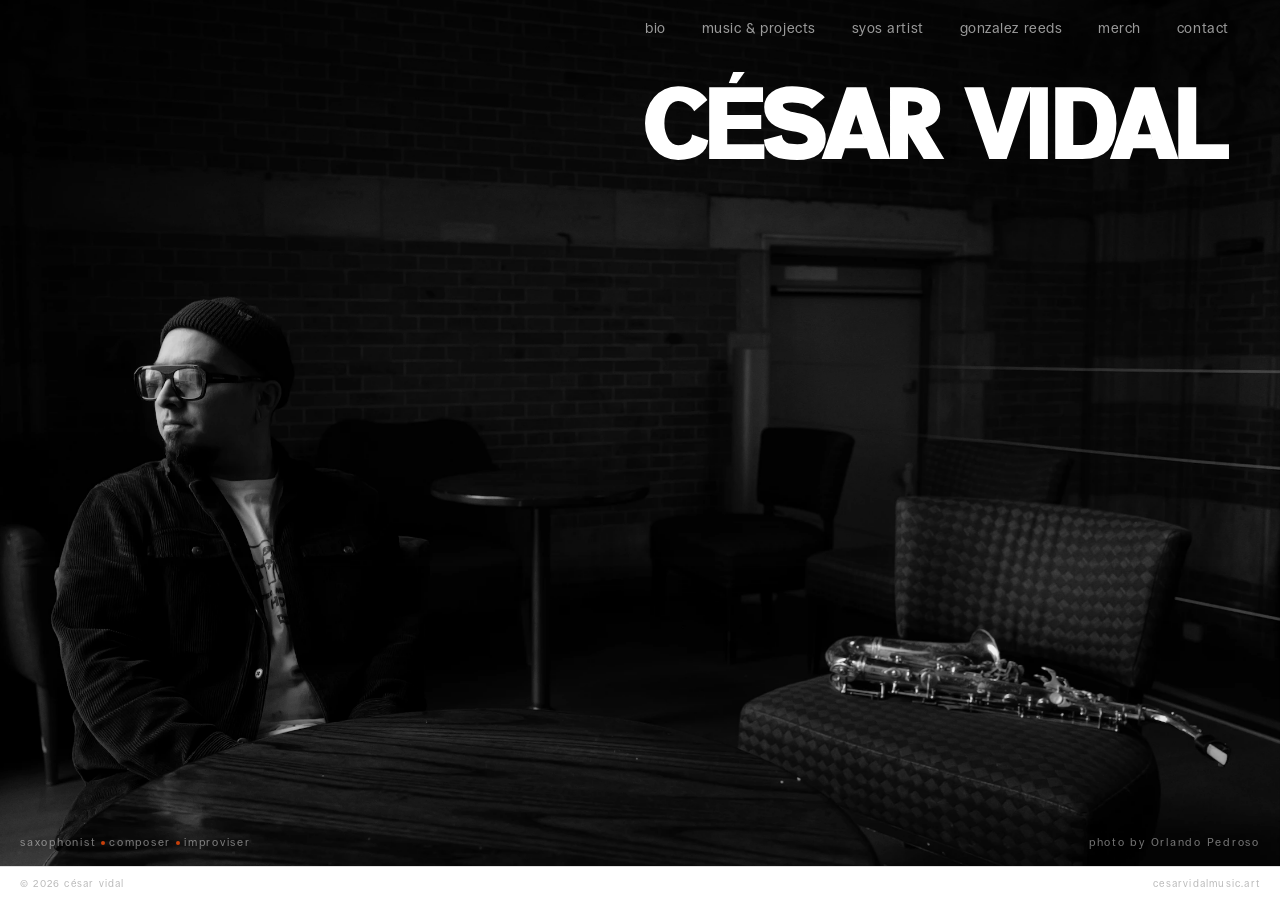
<file: index.html>
<!DOCTYPE html>
<html lang="en">
<head>
  <meta charset="UTF-8" />

  <!-- Read navigation intent before waiting for external styles or scripts. -->
  <script>
    (function () {
      try {
        const key = "cv-page-transition";
        const raw = sessionStorage.getItem(key);
        sessionStorage.removeItem(key);
        const state = raw ? JSON.parse(raw) : null;
        const age = state ? Date.now() - Number(state.time) : Infinity;
        if (state && state.target === location.pathname && age >= 0 && age < 60000) {
          document.documentElement.classList.add("cv-transition-incoming");
          document.documentElement.classList.add("cv-transition-to-home-photo");
        }
      } catch (error) {
        // Navigation remains available when storage is blocked.
      }
    })();
  </script>
  <link rel="stylesheet" href="css/page-transition.css?v=21" />
  <script defer src="gallery-transition.js?v=1"></script>
  <script defer src="page-transition.js?v=21" onerror="document.documentElement.classList.remove('cv-transition-incoming', 'cv-transition-to-home-photo')"></script>

  <meta name="viewport" content="width=device-width, initial-scale=1.0" />
  <meta name="description" content="César Vidal — Saxophonist, Composer and Improviser based in Amsterdam." />
  <title>César Vidal</title>

  <link rel="preload" href="fonts/Ronzino-BoldOblique.woff2" as="font" type="font/woff2" crossorigin />
  <link rel="preload" href="fonts/Ronzino-Regular.woff2" as="font" type="font/woff2" crossorigin />

  <link rel="preload" as="image" href="img/hero-home.webp" type="image/webp" fetchpriority="high">

  <link rel="icon" href="favicon.ico?v=7" sizes="any">
  <link rel="icon" href="favicon.svg?v=7" type="image/svg+xml">
  <link rel="apple-touch-icon" href="apple-touch-icon.png?v=7">
  <script defer src="favicon.js?v=7"></script>

  <link rel="stylesheet" href="css/style.css?v=17" />
  <link rel="preload" href="img/title-berlin-index-v1.svg" as="image" type="image/svg+xml" />
  <link rel="stylesheet" href="css/title-berlin.css?v=3" />
  <script defer src="home-title.js?v=1"></script>

  <style>
    html, body {
      height: 100%;
      overflow: hidden;
    }

    .cv-home-wrap {
      display: flex;
      flex-direction: column;
      height: 100vh;
      overflow: hidden;
    }

    .cv-hero {
      position: relative;
      flex: 1;
      overflow: hidden;
      background: #0d0d0d;
      min-height: 0;
    }

    .cv-hero-img-wrap {
      position: absolute;
      inset: 0;
      overflow: hidden;
      z-index: 0;
    }

    .cv-hero-img {
      position: absolute;

      /* Use the photo's full right edge while keeping the balanced crop. */
      top: -32px;
      right: auto;
      bottom: auto;
      left: -14%;

      width: 114%;
      height: calc(100% + 64px);
      max-width: none;

      object-fit: cover;
      object-position: 50% 74%;

      display: block;
      animation: heroBlur 50s ease-in-out infinite;
      will-change: filter;
    }

    @keyframes heroBlur {
      0%   { filter: blur(0px) brightness(1); }
      50%  { filter: blur(9px) brightness(0.88); }
      100% { filter: blur(0px) brightness(1); }
    }

    .cv-hero-overlay {
      position: absolute;
      inset: 0;
      background: linear-gradient(
        to bottom,
        rgba(0,0,0,0.55) 0%,
        rgba(0,0,0,0.08) 40%,
        rgba(0,0,0,0.0) 65%,
        rgba(0,0,0,0.18) 100%
      );
      z-index: 1;
    }

    .cv-hero-content {
      position: absolute;
      inset: 0;
      z-index: 10;
      display: flex;
      flex-direction: column;
      justify-content: flex-start;
      padding-top: clamp(0.35rem, 1vw, 0.75rem);
      padding-right: clamp(2rem, 4vw, 3.5rem);
      padding-bottom: clamp(0.8rem, 2.15vw, 1.35rem);
      padding-left: clamp(2rem, 4vw, 3.5rem);
    }

    .cv-hero-name {
      font-family: 'Ronzino', serif;
      font-weight: 700;
      font-style: oblique;
      font-size: clamp(36px, 7.5vw, 86px);
      line-height: 1;
      color: #fff;
      text-transform: lowercase;
      letter-spacing: -0.06em;
      text-align: right;
      margin-top: clamp(1.2rem, 2.5vw, 2rem);
      flex-shrink: 0;
    }

    .cv-hero-spacer {
      flex: 1;
    }

    .cv-hero-tagline-left {
      position: absolute;
      bottom: clamp(0.5rem, 1.5vw, 1rem);
      left: clamp(0.5rem, 2vw, 1.25rem);
      font-family: 'Ronzino', sans-serif;
      font-size: clamp(9px, 0.9vw, 11px);
      letter-spacing: 0.16em;
      color: rgba(255,255,255,0.45);
      z-index: 11;
    }

    .cv-hero-tagline-right {
      position: absolute;
      bottom: clamp(0.5rem, 1.5vw, 1rem);
      right: clamp(0.75rem, 2vw, 1.25rem);
      font-family: 'Ronzino', sans-serif;
      font-size: clamp(9px, 0.9vw, 11px);
      letter-spacing: 0.16em;
      color: rgba(255,255,255,0.45);
      text-transform: none;
      z-index: 11;
    }

    .cv-dot {
      display: inline-block;
      width: 4px;
      height: 4px;
      border-radius: 50%;
      background: #C8400A;
      margin: 0 0.4em;
      vertical-align: middle;
    }

    .cv-home-footer {
      flex-shrink: 0;
      padding: 0.65rem clamp(0.5rem, 2vw, 1.25rem);
      display: flex;
      justify-content: space-between;
      align-items: center;
      border-top: 0.5px solid #E0E0E0;
      background: #fff;
    }

    .cv-home-footer span {
      font-family: 'Ronzino', sans-serif;
      font-size: 10px;
      letter-spacing: 0.12em;
      text-transform: lowercase;
      color: #bbb;
    }

    .cv-nav-soon {
      position: relative;
    }

    .cv-nav-soon > a {
      cursor: default;
    }

    .cv-nav-soon-bubble {
      position: absolute;
      top: calc(100% + 0.55rem);
      left: 50%;
      transform: translateX(-50%) translateY(-0.15rem);
      opacity: 0;
      pointer-events: none;

      padding: 0.34rem 0.52rem 0.38rem;
      border-radius: 999px;

      font-family: 'Ronzino', sans-serif;
      font-size: 10px;
      line-height: 1;
      letter-spacing: 0.08em;
      text-transform: lowercase;
      white-space: nowrap;

      color: #ffffff;
      background: var(--accent);

      transition:
        opacity 0.25s ease,
        transform 0.25s ease;
    }

    .cv-nav-soon:hover .cv-nav-soon-bubble {
      opacity: 1;
      transform: translateX(-50%) translateY(0);
    }
  </style>
</head>

<body>
  <div class="cv-transition-entering" aria-hidden="true"></div>
  <div class="cv-home-wrap" data-page-transition-content>

    <section class="cv-hero">
      <div class="cv-hero-img-wrap">
        <img
          class="cv-hero-img"
          src="img/hero-home.webp"
          alt="César Vidal — photo by Orlando Pedroso"
          decoding="async"
          fetchpriority="high"
        />
      </div>

      <div class="cv-hero-overlay"></div>

      <nav class="cv-nav cv-nav--dark cv-home-main-nav">
        <ul>
          <li><a href="bio.html">bio</a></li>
          <li><a href="music-projects.html">music &amp; projects</a></li>
          <li><a href="https://syos.co/en/blogs/our-artists/cesar-vidal" target="_blank" rel="noopener">syos artist</a></li>
          <li><a href="gonzalez-reeds.html">gonzalez reeds</a></li>
          <li class="cv-nav-soon">
            <a href="#" aria-disabled="true">merch</a>
            <span class="cv-nav-soon-bubble">coming soon</span>
          </li>
          <li><a href="contact.html">contact</a></li>
        </ul>
      </nav>

      <div class="cv-hero-content">
        <div class="cv-hero-name cv-title-berlin cv-title-berlin--white cv-title-berlin--home"><img class="cv-title-berlin-art" src="img/title-berlin-index-v1.svg" alt="CÉSAR VIDAL" width="6507" height="977" style="--cv-berlin-width:6.35449219" fetchpriority="high"></div>
        <div class="cv-hero-spacer"></div>
      </div>

      <span class="cv-hero-tagline-left">
        saxophonist<span class="cv-dot"></span>composer<span class="cv-dot"></span>improviser
      </span>

      <span class="cv-hero-tagline-right">photo by Orlando Pedroso</span>
    </section>

    <footer class="cv-home-footer">
      <span>© 2026 César Vidal</span>
      <span>cesarvidalmusic.art</span>
    </footer>

  </div>

  <script>
    document.querySelectorAll(".cv-nav-soon > a").forEach(link => {
      link.addEventListener("click", event => {
        event.preventDefault();
      });
    });
  </script>
</body>
</html>
</file>
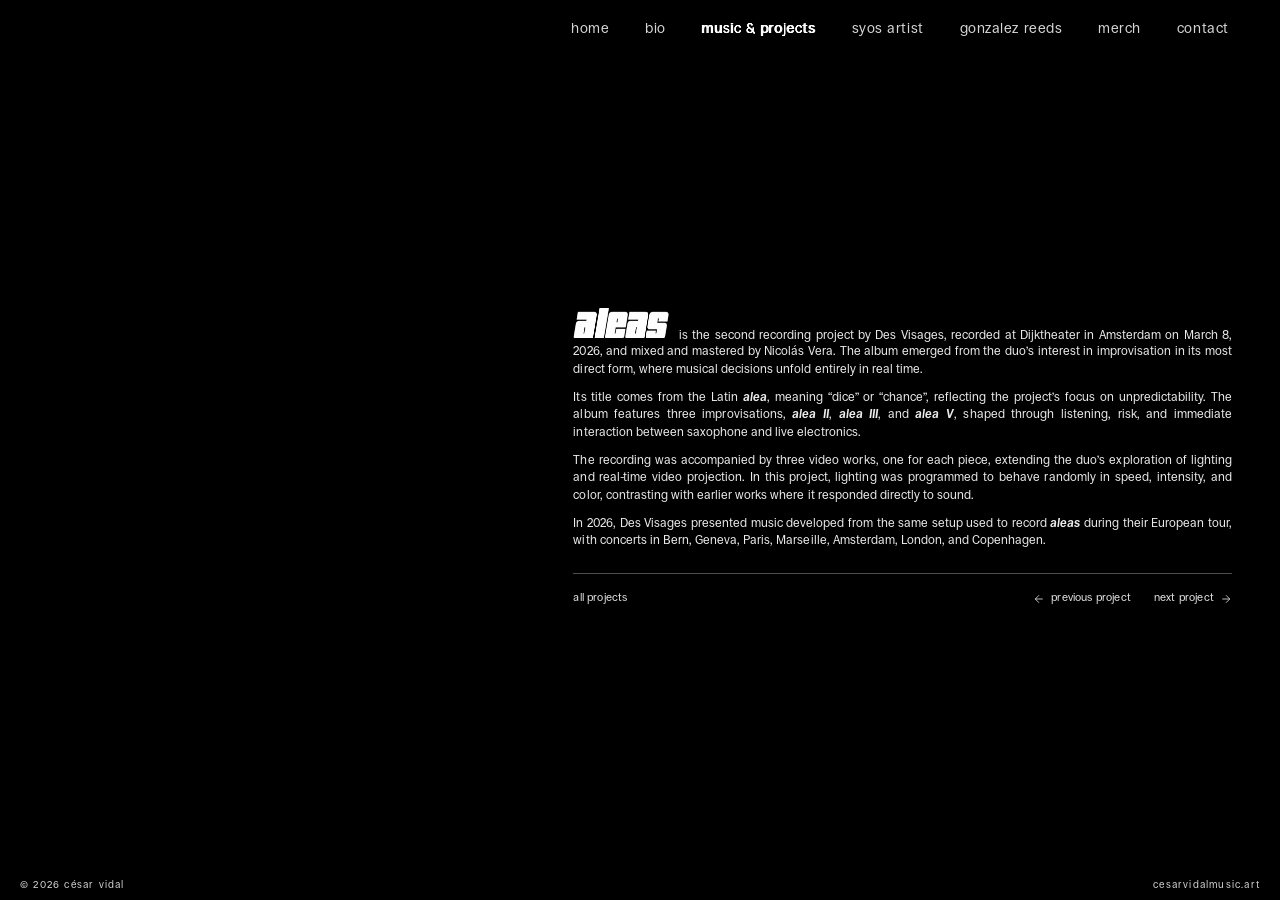
<file: aleas.html>
<!DOCTYPE html>
<html lang="en">
<head>
  <meta charset="UTF-8" />

  <!-- Read navigation intent before waiting for external styles or scripts. -->
  <script>
    (function () {
      try {
        const key = "cv-page-transition";
        const raw = sessionStorage.getItem(key);
        sessionStorage.removeItem(key);
        const state = raw ? JSON.parse(raw) : null;
        const age = state ? Date.now() - Number(state.time) : Infinity;
        if (state && state.target === location.pathname && age >= 0 && age < 60000) {
          document.documentElement.classList.add("cv-transition-incoming");
          document.documentElement.classList.add("cv-transition-to-aleas-photo");
        }
      } catch (error) {
        // Navigation remains available when storage is blocked.
      }
    })();
  </script>
  <link rel="stylesheet" href="css/page-transition.css?v=21" />
  <script defer src="gallery-transition.js?v=1"></script>
  <script defer src="page-transition.js?v=21" onerror="document.documentElement.classList.remove('cv-transition-incoming', 'cv-transition-to-aleas-photo')"></script>

  <meta name="viewport" content="width=device-width, initial-scale=1.0" />
  <meta name="description" content="aleas — Des Visages" />
  <title>aleas — César Vidal</title>

  <link rel="preload" href="fonts/Ronzino-BoldOblique.woff2" as="font" type="font/woff2" crossorigin />
  <link rel="preload" href="fonts/Ronzino-Regular.woff2" as="font" type="font/woff2" crossorigin />
  <link rel="preload" href="fonts/Ronzino-Oblique.woff2" as="font" type="font/woff2" crossorigin />
  <link rel="preload" as="image" href="img/title-projects-inline-v1.png" type="image/png" fetchpriority="high">
  <link rel="icon" href="favicon.ico?v=7" sizes="any">
  <link rel="icon" href="favicon.svg?v=7" type="image/svg+xml">
  <link rel="apple-touch-icon" href="apple-touch-icon.png?v=7">
  <script defer src="favicon.js?v=7"></script>
  <link rel="stylesheet" href="css/style.css?v=17" />

  <style>
    html, body {
      height: 100%;
      overflow: hidden;
      background: #000;
    }

    .cv-page {
      position: relative;
      height: 100vh;
      overflow: hidden;
      background: #000;
    }

    .cv-aleas-bg-video {
      position: fixed;
      inset: 0;
      width: 100vw;
      height: 100vh;
      object-fit: cover;
      object-position: center center;
      z-index: 0;
      pointer-events: none;
    }

    .cv-nav {
      background: transparent;
      z-index: 5;
    }

    .cv-nav.cv-nav--dark a {
      color: rgba(255,255,255,0.84);
    }

    .cv-nav.cv-nav--dark a:hover {
      color: var(--accent);
    }

    .cv-nav a.active {
      color: #ffffff;
      text-shadow: 0.35px 0 currentColor, -0.35px 0 currentColor;
    }

    .cv-page-content {
      position: relative;
      z-index: 2;
      height: 100vh;
      display: flex;
      flex-direction: column;
      min-height: 0;
      padding-top: var(--nav-height);
      box-sizing: border-box;
      background: transparent;
    }

    .cv-aleas-stage {
      flex: 1;
      min-height: 0;
      display: flex;
      align-items: center;
      justify-content: center;
      padding: 0 0 2.1rem;
      box-sizing: border-box;
    }

    .cv-aleas-panel {
      width: 100vw;
      height: min(74vh, 745px);
      min-height: 560px;
      background: rgba(0,0,0,0.64);
      box-sizing: border-box;
      display: grid;
      grid-template-columns: minmax(0, 0.42fr) minmax(0, 0.58fr);
      gap: clamp(1.8rem, 3.8vw, 4.6rem);
      align-items: center;
      padding: clamp(1.4rem, 2.5vw, 2.8rem) var(--pad-x);
    }

    .cv-aleas-player-slot {
      width: 100%;
      min-width: 0;
      display: flex;
      align-items: center;
      justify-content: center;
    }

    .cv-aleas-player {
      width: min(350px, 100%);
      height: 470px;
      border: 0;
      display: block;
      box-shadow: 0 18px 42px rgba(0,0,0,0.28);
    }

    .cv-aleas-text-slot {
      width: 100%;
      max-width: 760px;
      min-width: 0;
      font-family: 'Ronzino', sans-serif;
      color: #ffffff;
      justify-self: start;
    }

    .cv-aleas-opening {
      --run-in-copy-size: clamp(12px, .92vw, 14.2px);
      --run-in-copy-leading: 1.43;
      --run-in-paragraph-gap: .72rem;
      --run-in-title-height: clamp(30px, 2.4vw, 42px);
      --run-in-title-ratio: 3.1;
      --run-in-art-left: -61.87989556%;
      --run-in-art-top: -38.61386139%;
      --run-in-art-width: 218.27676240%;
      --run-in-art-height: 465.84158416%;
    }

    .cv-page-title {
      margin: 0 0 clamp(0.9rem, 1.7vh, 1.3rem);
      color: #ffffff;
    }

    .cv-aleas-copy {
      margin: 0 0 0.72rem;
      font-size: clamp(12px, 0.92vw, 14.2px);
      line-height: 1.43;
      letter-spacing: 0.002em;
      color: rgba(255,255,255,0.92);
      text-align: justify;
      text-justify: inter-word;
    }

    .cv-aleas-copy em {
      font-style: italic;
    }

    .cv-aleas-copy:last-of-type {
      margin-bottom: 0;
    }

    .cv-aleas-footer {
      position: fixed;
      left: 0;
      right: 0;
      bottom: 0;
      z-index: 4;
      padding: 0.55rem clamp(0.5rem, 2vw, 1.25rem);
      display: flex;
      justify-content: space-between;
      align-items: center;
      background: transparent;
      border: 0;
      pointer-events: none;
    }

    .cv-aleas-footer span {
      font-family: 'Ronzino', sans-serif;
      font-size: 10px;
      letter-spacing: 0.12em;
      text-transform: lowercase;
      color: rgba(255,255,255,0.82);
    }
  </style>
  <link rel="stylesheet" href="css/inline-project-heading.css?v=2" />
  <link rel="stylesheet" href="css/project-navigation.css?v=2" />
</head>

<body>
  <div class="cv-transition-entering" aria-hidden="true"></div>
  <div class="cv-page" data-page-transition-content>

    <video class="cv-aleas-bg-video" autoplay muted loop playsinline preload="auto">
      <source src="videos/aleas-video.mp4" type="video/mp4">
    </video>

    <nav class="cv-nav cv-nav--dark">
      <ul>
        <li><a href="index.html">home</a></li>
        <li><a href="bio.html">bio</a></li>
        <li><a href="music-projects.html" class="active">music &amp; projects</a></li>
        <li><a href="https://syos.co/en/blogs/our-artists/cesar-vidal" target="_blank" rel="noopener">syos artist</a></li>
        <li><a href="gonzalez-reeds.html">gonzalez reeds</a></li>
        <li class="cv-nav-soon">
  <a href="#" aria-disabled="true">merch</a>
  <span class="cv-nav-soon-bubble">coming soon</span>
</li>
        <li><a href="contact.html">contact</a></li>
      </ul>
    </nav>

    <main class="cv-page-content">
      <section class="cv-aleas-stage">

        <div class="cv-aleas-panel">

          <div class="cv-aleas-player-slot">
            <iframe
              class="cv-aleas-player"
              src="https://bandcamp.com/EmbeddedPlayer/album=2317617485/size=large/bgcol=333333/linkcol=c8400a/tracklist=false/transparent=true/"
              seamless>
              <a href="https://desvisages.bandcamp.com/album/aleas">aleas by Des Visages</a>
            </iframe>
          </div>

          <article class="cv-aleas-text-slot">
            <div class="cv-aleas-opening cv-run-in-opening">
              <h1 class="cv-page-title cv-run-in-title">
                <span class="cv-run-in-title-label">aleas</span>
                <span class="cv-run-in-title-art" aria-hidden="true">
                  <img src="img/title-projects-inline-v1.png" width="1672" height="941" alt="" decoding="async" onerror="this.closest('h1').classList.add('cv-run-in-fallback')">
                </span>
              </h1>

              <p class="cv-aleas-copy">
                is the second recording project by Des Visages, recorded at Dijktheater in Amsterdam on March 8, 2026, and mixed and mastered by Nicolás Vera. The album emerged from the duo’s interest in improvisation in its most direct form, where musical decisions unfold entirely in real time.
              </p>
            </div>

            <p class="cv-aleas-copy">
              Its title comes from the Latin <em>alea</em>, meaning “dice” or “chance”, reflecting the project’s focus on unpredictability. The album features three improvisations, <em>alea II</em>, <em>alea III</em>, and <em>alea V</em>, shaped through listening, risk, and immediate interaction between saxophone and live electronics.
            </p>

            <p class="cv-aleas-copy">
              The recording was accompanied by three video works, one for each piece, extending the duo’s exploration of lighting and real-time video projection. In this project, lighting was programmed to behave randomly in speed, intensity, and color, contrasting with earlier works where it responded directly to sound.
            </p>

            <p class="cv-aleas-copy">
              In 2026, Des Visages presented music developed from the same setup used to record <em>aleas</em> during their European tour, with concerts in Bern, Geneva, Paris, Marseille, Amsterdam, London, and Copenhagen.
            </p>
            <nav class="cv-project-nav" aria-label="Project navigation">
              <a class="cv-project-nav-all" href="music-projects.html">all projects</a>
              <a class="cv-project-nav-previous" href="des-visages-ep.html" rel="prev" aria-label="Previous project: Des Visages (EP)" title="Des Visages (EP)">
                <svg viewBox="0 0 16 16" aria-hidden="true" focusable="false"><path d="M13 8H3m5-5L3 8l5 5"/></svg><span>previous<span class="cv-project-nav-context"> project</span></span>
              </a>
              <a class="cv-project-nav-next" href="flor-de-loto.html" rel="next" aria-label="Next project: Flor de Loto" title="Flor de Loto">
                <span>next<span class="cv-project-nav-context"> project</span></span><svg viewBox="0 0 16 16" aria-hidden="true" focusable="false"><path d="M3 8h10M8 3l5 5-5 5"/></svg>
              </a>
            </nav>
          </article>

        </div>

      </section>
    </main>

    <footer class="cv-aleas-footer">
      <span>© 2026 César Vidal</span>
      <span>cesarvidalmusic.art</span>
    </footer>

  </div>
  <script>
  document.querySelectorAll(".cv-nav-soon > a").forEach(link => {
    link.addEventListener("click", event => {
      event.preventDefault();
    });
  });
</script>
</body>
</html>
</file>
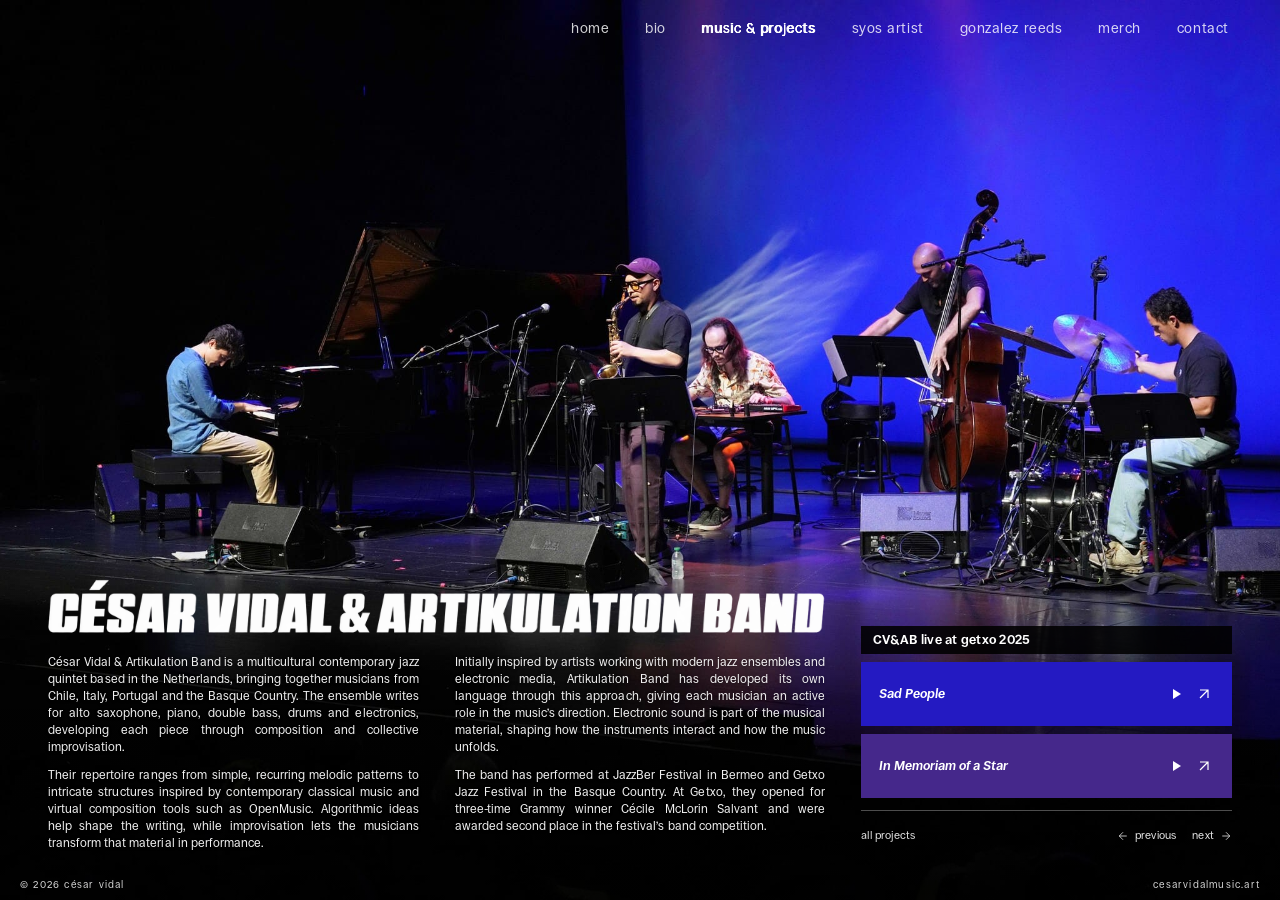
<file: artikulation-band.html>
<!DOCTYPE html>
<html lang="en">
<head>
  <meta charset="UTF-8" />

  <!-- Read navigation intent before waiting for external styles or scripts. -->
  <script>
    (function () {
      try {
        const key = "cv-page-transition";
        const raw = sessionStorage.getItem(key);
        sessionStorage.removeItem(key);
        const state = raw ? JSON.parse(raw) : null;
        const age = state ? Date.now() - Number(state.time) : Infinity;
        if (state && state.target === location.pathname && age >= 0 && age < 60000) {
          document.documentElement.classList.add("cv-transition-incoming");
          document.documentElement.classList.add("cv-transition-to-artikulation");
        }
      } catch (error) {
        // Navigation remains available when storage is blocked.
      }
    })();
  </script>
  <link rel="stylesheet" href="css/page-transition.css?v=21" />
  <script defer src="gallery-transition.js?v=1"></script>
  <script defer src="page-transition.js?v=21" onerror="document.documentElement.classList.remove('cv-transition-incoming', 'cv-transition-to-artikulation')"></script>

  <meta name="viewport" content="width=device-width, initial-scale=1.0" />
  <meta name="description" content="César Vidal & Artikulation Band — contemporary jazz quintet based in the Netherlands." />
  <title>César Vidal & Artikulation Band — César Vidal</title>

  <link rel="preload" href="fonts/Ronzino-BoldOblique.woff2" as="font" type="font/woff2" crossorigin />
  <link rel="preload" href="fonts/Ronzino-Regular.woff2" as="font" type="font/woff2" crossorigin />
  <link rel="preload" href="fonts/Ronzino-Oblique.woff2" as="font" type="font/woff2" crossorigin />
  <link rel="preload" as="image" href="img/artikulation-stage.webp?v=2" type="image/webp" fetchpriority="high">
  <link rel="preload" as="image" href="img/title-artikulation-v1.png" type="image/png" fetchpriority="high">
  <link rel="icon" href="favicon.ico?v=7" sizes="any">
<link rel="icon" href="favicon.svg?v=7" type="image/svg+xml">
<link rel="apple-touch-icon" href="apple-touch-icon.png?v=7">
<script defer src="favicon.js?v=7"></script>
  <link rel="stylesheet" href="css/style.css?v=17" />

  <link rel="stylesheet" href="css/artikulation-photo.css?v=5" />
  <link rel="stylesheet" href="css/project-navigation.css?v=2" />
</head>

<body>
  <svg width="0" height="0" aria-hidden="true" focusable="false" style="position:absolute">
    <defs>
      <filter id="cv-ab-photo-clarity" x="0" y="0" width="100%" height="100%" color-interpolation-filters="sRGB">
        <feGaussianBlur in="SourceGraphic" stdDeviation="0.4" edgeMode="duplicate" result="soft"/>
        <feComposite in="SourceGraphic" in2="soft" operator="arithmetic" k1="0" k2="1.18" k3="-0.18" k4="0"/>
      </filter>
    </defs>
  </svg>
  <div class="cv-transition-entering" aria-hidden="true"></div>
  <div class="cv-page" data-page-transition-content>

    <img class="cv-ab-bg-photo" src="img/artikulation-stage.webp?v=2" alt="" width="2160" height="1440" fetchpriority="high" decoding="async" aria-hidden="true">
    <script>
      // Keep the color field visible until the full-quality photograph is decoded.
      window.cvPageReady = document.querySelector('.cv-ab-bg-photo').decode().catch(() => {});
    </script>
    <div class="cv-ab-photo-shade" aria-hidden="true"></div>

    <nav class="cv-nav cv-nav--dark">
      <ul>
        <li><a href="index.html">home</a></li>
        <li><a href="bio.html">bio</a></li>
        <li><a href="music-projects.html" class="active">music &amp; projects</a></li>
        <li><a href="https://syos.co/en/blogs/our-artists/cesar-vidal" target="_blank" rel="noopener">syos artist</a></li>
        <li><a href="gonzalez-reeds.html">gonzalez reeds</a></li>
<li class="cv-nav-soon">
  <a href="#" aria-disabled="true">merch</a>
  <span class="cv-nav-soon-bubble">coming soon</span>
</li>        <li><a href="contact.html">contact</a></li>
      </ul>
    </nav>

    <main class="cv-page-content">
      <section class="cv-ab-stage">

        <div class="cv-ab-panel">

          <article class="cv-ab-text-slot">
              <h1 class="cv-page-title cv-ab-title">
                <span class="cv-ab-title-label">César Vidal &amp; Artikulation Band</span>
                <span class="cv-ab-title-art cv-ab-title-art--full" aria-hidden="true">
                  <img src="img/title-artikulation-v1.png" alt="" width="2172" height="724" decoding="async" onerror="this.closest('h1').classList.add('cv-ab-title-fallback')">
                </span>
                <span class="cv-ab-title-art cv-ab-title-art--name" aria-hidden="true">
                  <img src="img/title-artikulation-v1.png" alt="" width="2172" height="724" decoding="async" onerror="this.closest('h1').classList.add('cv-ab-title-fallback')">
                </span>
                <span class="cv-ab-title-art cv-ab-title-art--band" aria-hidden="true">
                  <img src="img/title-artikulation-v1.png" alt="" width="2172" height="724" decoding="async" onerror="this.closest('h1').classList.add('cv-ab-title-fallback')">
                </span>
              </h1>

            <div class="cv-ab-copy-columns">
              <div class="cv-ab-copy-block">
              <p class="cv-ab-copy">
                César Vidal &amp; Artikulation Band is a multicultural contemporary jazz quintet based in the Netherlands, bringing together musicians from Chile, Italy, Portugal and the Basque Country. The ensemble writes for alto saxophone, piano, double bass, drums and electronics, developing each piece through composition and collective improvisation.
              </p>

              <p class="cv-ab-copy">
                Their repertoire ranges from simple, recurring melodic patterns to intricate structures inspired by contemporary classical music and virtual composition tools such as OpenMusic. Algorithmic ideas help shape the writing, while improvisation lets the musicians transform that material in performance.
              </p>
              </div>

              <div class="cv-ab-copy-block">
              <p class="cv-ab-copy">
                Initially inspired by artists working with modern jazz ensembles and electronic media, Artikulation Band has developed its own language through this approach, giving each musician an active role in the music’s direction. Electronic sound is part of the musical material, shaping how the instruments interact and how the music unfolds.
              </p>

              <p class="cv-ab-copy">
                The band has performed at JazzBer Festival in Bermeo and Getxo Jazz Festival in the Basque Country. At Getxo, they opened for three-time Grammy winner Cécile McLorin Salvant and were awarded second place in the festival’s band competition.
              </p>
              </div>
            </div>

              <aside class="cv-ab-live" aria-label="Artikulation Band live videos">
                <p class="cv-ab-live-label">CV&amp;AB live at getxo 2025</p>
                <a class="cv-ab-live-track" href="https://youtu.be/JKIPqN-s-ow" target="_blank" rel="noopener" aria-label="Watch Sad People live at Getxo Jazz 2025 on YouTube">
                  <span class="cv-ab-live-title"><em>Sad People</em></span>
                  <svg class="cv-ab-live-play" viewBox="0 0 16 16" aria-hidden="true"><path d="M5 3l8 5-8 5z"/></svg>
                  <svg class="cv-ab-live-arrow" viewBox="0 0 16 16" aria-hidden="true"><path d="M4 12l8-8M4 4h8v8"/></svg>
                </a>
                <a class="cv-ab-live-track" href="https://youtu.be/fSAOIAiA0Lw" target="_blank" rel="noopener" aria-label="Watch In Memoriam of a Star live at Getxo Jazz 2025 on YouTube">
                  <span class="cv-ab-live-title"><em>In Memoriam of a Star</em></span>
                  <svg class="cv-ab-live-play" viewBox="0 0 16 16" aria-hidden="true"><path d="M5 3l8 5-8 5z"/></svg>
                  <svg class="cv-ab-live-arrow" viewBox="0 0 16 16" aria-hidden="true"><path d="M4 12l8-8M4 4h8v8"/></svg>
                </a>
                <nav class="cv-project-nav" aria-label="Project navigation">
                  <a class="cv-project-nav-all" href="music-projects.html">all projects</a>
                  <a class="cv-project-nav-previous" href="spam.html" rel="prev" aria-label="Previous project: SPAM" title="SPAM">
                    <svg viewBox="0 0 16 16" aria-hidden="true" focusable="false"><path d="M13 8H3m5-5L3 8l5 5"/></svg><span>previous<span class="cv-project-nav-context"> project</span></span>
                  </a>
                  <a class="cv-project-nav-next" href="des-visages-ep.html" rel="next" aria-label="Next project: Des Visages (EP)" title="Des Visages (EP)">
                    <span>next<span class="cv-project-nav-context"> project</span></span><svg viewBox="0 0 16 16" aria-hidden="true" focusable="false"><path d="M3 8h10M8 3l5 5-5 5"/></svg>
                  </a>
                </nav>
              </aside>
          </article>

        </div>

      </section>
    </main>

    <footer class="cv-ab-footer">
      <span>© 2026 César Vidal</span>
      <span>cesarvidalmusic.art</span>
    </footer>

  </div>
  <script>
  document.querySelectorAll(".cv-nav-soon > a").forEach(link => {
    link.addEventListener("click", event => {
      event.preventDefault();
    });
  });
</script>
</body>
</html>
</file>
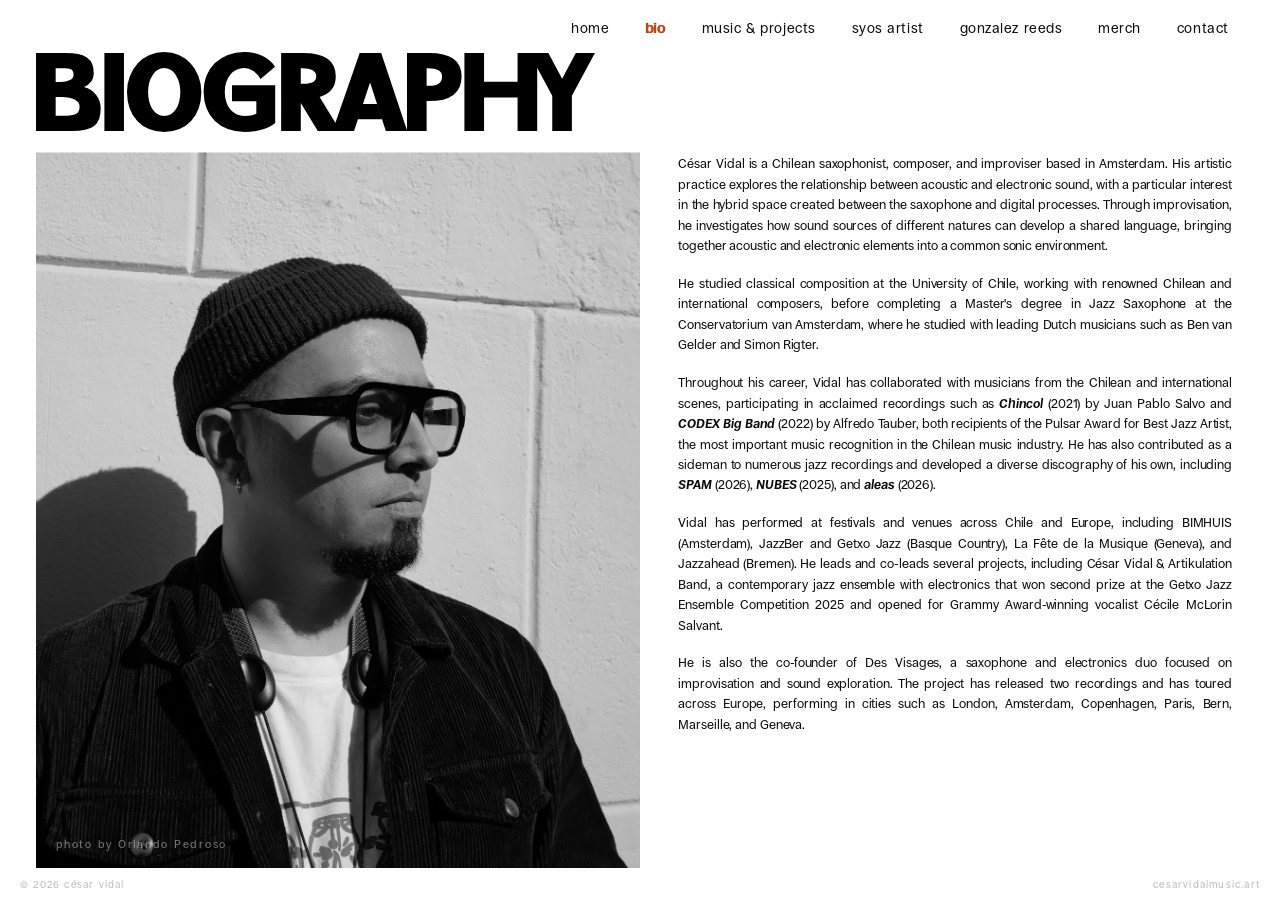
<file: bio.html>
<!DOCTYPE html>
<html lang="en">
<head>
  <meta charset="UTF-8" />

  <!-- Read navigation intent before waiting for external styles or scripts. -->
  <script>
    (function () {
      try {
        const key = "cv-page-transition";
        const raw = sessionStorage.getItem(key);
        sessionStorage.removeItem(key);
        const state = raw ? JSON.parse(raw) : null;
        const age = state ? Date.now() - Number(state.time) : Infinity;
        if (state && state.target === location.pathname && age >= 0 && age < 60000) {
          document.documentElement.classList.add("cv-transition-incoming");
          document.documentElement.classList.add("cv-transition-to-bio-photo");
        }
      } catch (error) {
        // Navigation remains available when storage is blocked.
      }
    })();
  </script>
  <link rel="stylesheet" href="css/page-transition.css?v=21" />
  <script defer src="gallery-transition.js?v=1"></script>
  <script defer src="page-transition.js?v=21" onerror="document.documentElement.classList.remove('cv-transition-incoming', 'cv-transition-to-bio-photo')"></script>


  <meta name="viewport" content="width=device-width, initial-scale=1.0" />
  <meta name="description" content="Bio — César Vidal, saxophonist, composer and improviser." />
  <title>Bio — César Vidal</title>

  <link rel="preload" href="fonts/Ronzino-BoldOblique.woff2" as="font" type="font/woff2" crossorigin />
  <link rel="preload" href="fonts/Ronzino-Regular.woff2" as="font" type="font/woff2" crossorigin />

  <link rel="icon" href="favicon.ico?v=7" sizes="any">
  <link rel="icon" href="favicon.svg?v=7" type="image/svg+xml">
  <link rel="apple-touch-icon" href="apple-touch-icon.png?v=7">
  <script defer src="favicon.js?v=7"></script>

  <link rel="stylesheet" href="css/style.css?v=17" />
  <link rel="preload" href="img/title-berlin-bio-v1.svg" as="image" type="image/svg+xml" />
  <link rel="stylesheet" href="css/title-berlin.css?v=3" />

  <style>
    html, body {
      height: 100%;
      overflow: hidden;
    }

    .cv-page {
      --cv-bio-photo-inset: calc(var(--pad-x) * .75);
      --cv-bio-photo-top: clamp(.875rem, 1.6vw, 1.5rem);
      height: 100vh;
      display: flex;
      flex-direction: column;
      overflow: hidden;
      background: #fff;
    }

    .cv-page-content {
      flex: 1;
      display: flex;
      flex-direction: column;
      min-height: 0;
      padding-top: 0;
    }

    .cv-page-hero {
      padding-top: calc(var(--nav-height) + 0.75rem);
      padding-left: var(--cv-bio-photo-inset);
      flex-shrink: 0;
      border-bottom: 0;
    }

    .cv-bio-layout {
      flex: none;
      height: calc(100vh - (var(--nav-height) * 2) - 52px);
      display: grid;
      grid-template-columns: 50% 50%;
      min-height: 0;
      overflow: hidden;
    }

    .cv-bio-image-panel {
      position: relative;
      overflow: hidden;
      min-height: 0;
    }

    .cv-bio-picture {
      display: block;
      width: 100%;
      height: 100%;
      /* Trim the visible photo without changing its scale or original file. */
      clip-path: inset(var(--cv-bio-photo-top) 0 0 var(--cv-bio-photo-inset));
    }

    .cv-bio-photo {
      width: 100%;
      height: 100%;
      object-fit: cover;
      object-position: center center;
      display: block;
    }

    .cv-bio-credit {
      position: absolute;
      bottom: clamp(0.5rem, 1.5vw, 1rem);
      left: calc(var(--cv-bio-photo-inset) + clamp(0.75rem, 2vw, 1.25rem));
      font-family: 'Ronzino', sans-serif;
      font-size: clamp(9px, 0.9vw, 11px);
      letter-spacing: 0.16em;
      color: rgba(255,255,255,0.45);
      text-transform: none;
    }

    .cv-bio-text-panel {
      min-height: 0;
      display: flex;
      align-items: flex-start;
      justify-content: flex-end;
      padding: clamp(0.9rem, 1.8vw, 1.4rem) var(--pad-x) clamp(0.8rem, 1.5vw, 1.2rem) clamp(1.5rem, 3vw, 3rem);
      box-sizing: border-box;
      overflow: hidden;
      border-left: 0;
    }

    .cv-bio-copy {
      max-width: 790px;
      margin-left: auto;
      font-family: 'Ronzino', sans-serif;
      color: #0A0A0A;
      text-align: justify;
      text-justify: inter-word;
      hyphens: auto;
    }

    .cv-bio-copy p {
      margin: 0 0 1.08rem 0;
      font-size: clamp(11.4px, 1vw, 14px);
      line-height: 1.6;
      letter-spacing: -0.008em;
    }

    .cv-bio-copy p:last-child {
      margin-bottom: 0;
    }

    .cv-bio-copy strong {
      font-weight: 700;
    }

    .cv-bio-copy em {
      font-style: italic;
    }

    .cv-bio-footer {
      flex-shrink: 0;
      padding: 0.55rem clamp(0.5rem, 2vw, 1.25rem);
      display: flex;
      justify-content: space-between;
      align-items: center;
      border-top: 0;
      background: #fff;
    }

    .cv-bio-footer span {
      font-family: 'Ronzino', sans-serif;
      font-size: 10px;
      letter-spacing: 0.12em;
      text-transform: lowercase;
      color: #bbb;
    }
  </style>

</head>

<body>
  <div class="cv-transition-entering" aria-hidden="true"></div>
  <div class="cv-page" data-page-transition-content>

    <nav class="cv-nav cv-nav--light">
      <ul>
        <li><a href="index.html">home</a></li>
        <li><a href="bio.html" class="active">bio</a></li>
        <li><a href="music-projects.html">music &amp; projects</a></li>
        <li><a href="https://syos.co/en/blogs/our-artists/cesar-vidal" target="_blank" rel="noopener">syos artist</a></li>
        <li><a href="gonzalez-reeds.html">gonzalez reeds</a></li>

        <li class="cv-nav-soon">
          <a href="#" aria-disabled="true">merch</a>
          <span class="cv-nav-soon-bubble">coming soon</span>
        </li>

        <li><a href="contact.html">contact</a></li>
      </ul>
    </nav>

    <main class="cv-page-content">

      <div class="cv-page-hero">
        <h1 class="cv-page-title cv-title-berlin cv-title-berlin--black cv-title-berlin--bio"><img class="cv-title-berlin-art" src="img/title-berlin-bio-v1.svg" alt="BIOGRAPHY" width="5721" height="818" style="--cv-berlin-width:5.58723958" fetchpriority="high"></h1>
      </div>

      <section class="cv-bio-layout">

        <div class="cv-bio-image-panel">

          <picture class="cv-bio-picture">
            <source srcset="img/bio-photo.webp" type="image/webp">

            <img
              class="cv-bio-photo"
              src="img/bio-photo.JPG"
              alt="César Vidal — photo by Orlando Pedroso"
              decoding="async"
              fetchpriority="high"
            />
          </picture>
          <script>
            window.cvPageReady = document.querySelector('.cv-bio-photo').decode().catch(() => {});
          </script>

          <span class="cv-bio-credit">
            photo by Orlando Pedroso
          </span>

        </div>

        <article class="cv-bio-text-panel">
          <div class="cv-bio-copy">

            <p>César Vidal is a Chilean saxophonist, composer, and improviser based in Amsterdam. His artistic practice explores the relationship between acoustic and electronic sound, with a particular interest in the hybrid space created between the saxophone and digital processes. Through improvisation, he investigates how sound sources of different natures can develop a shared language, bringing together acoustic and electronic elements into a common sonic environment.</p>

            <p>He studied classical composition at the University of Chile, working with renowned Chilean and international composers, before completing a Master's degree in Jazz Saxophone at the Conservatorium van Amsterdam, where he studied with leading Dutch musicians such as Ben van Gelder and Simon Rigter.</p>

            <p>Throughout his career, Vidal has collaborated with musicians from the Chilean and international scenes, participating in acclaimed recordings such as <strong><em>Chincol</em></strong> (2021) by Juan Pablo Salvo and <strong><em>CODEX Big Band</em></strong> (2022) by Alfredo Tauber, both recipients of the Pulsar Award for Best Jazz Artist, the most important music recognition in the Chilean music industry. He has also contributed as a sideman to numerous jazz recordings and developed a diverse discography of his own, including <strong><em>SPAM</em></strong> (2026), <strong><em>NUBES</em></strong> (2025), and <strong><em>aleas</em></strong> (2026).</p>

            <p>Vidal has performed at festivals and venues across Chile and Europe, including BIMHUIS (Amsterdam), JazzBer and Getxo Jazz (Basque Country), La Fête de la Musique (Geneva), and Jazzahead (Bremen). He leads and co-leads several projects, including César Vidal &amp; Artikulation Band, a contemporary jazz ensemble with electronics that won second prize at the Getxo Jazz Ensemble Competition 2025 and opened for Grammy Award-winning vocalist Cécile McLorin Salvant.</p>

            <p>He is also the co-founder of Des Visages, a saxophone and electronics duo focused on improvisation and sound exploration. The project has released two recordings and has toured across Europe, performing in cities such as London, Amsterdam, Copenhagen, Paris, Bern, Marseille, and Geneva.</p>

          </div>
        </article>

      </section>

    </main>

    <footer class="cv-bio-footer">
      <span>© 2026 César Vidal</span>
      <span>cesarvidalmusic.art</span>
    </footer>

  </div>

  <!-- MERCH COMING SOON -->

  <script>
    document.querySelectorAll(".cv-nav-soon > a").forEach(link => {
      link.addEventListener("click", event => {
        event.preventDefault();
      });
    });
  </script>
</body>
</html>
</file>
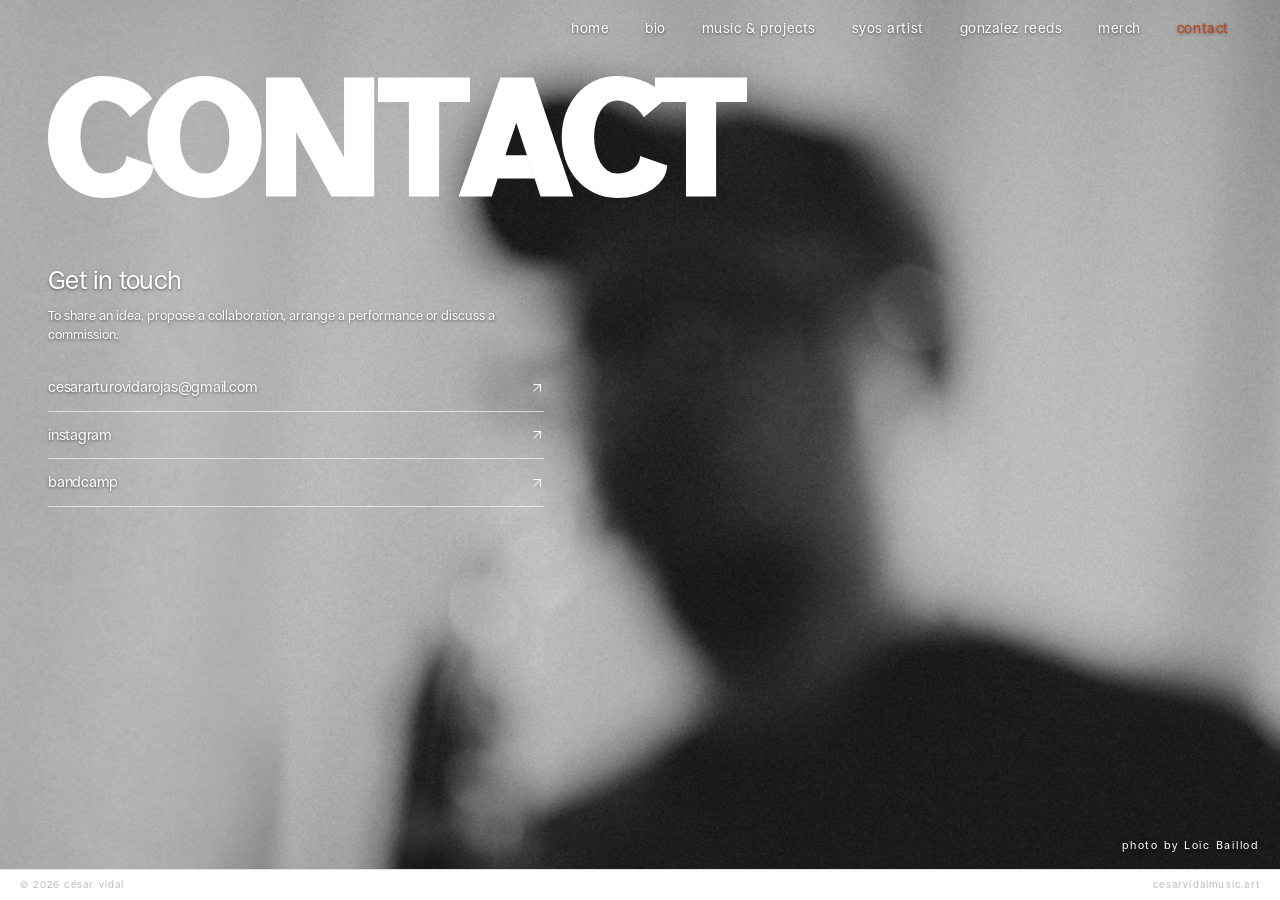
<file: contact.html>
<!DOCTYPE html>
<html lang="en">
<head>
  <meta charset="UTF-8" />

  <!-- Read navigation intent before waiting for external styles or scripts. -->
  <script>
    (function () {
      try {
        const key = "cv-page-transition";
        const raw = sessionStorage.getItem(key);
        sessionStorage.removeItem(key);
        const state = raw ? JSON.parse(raw) : null;
        const age = state ? Date.now() - Number(state.time) : Infinity;
        if (state && state.target === location.pathname && age >= 0 && age < 60000) {
          document.documentElement.classList.add("cv-transition-incoming");
          document.documentElement.classList.add("cv-transition-to-contact-photo");
        }
      } catch (error) {
        // Navigation remains available when storage is blocked.
      }
    })();
  </script>
  <link rel="stylesheet" href="css/page-transition.css?v=21" />
  <script defer src="gallery-transition.js?v=1"></script>
  <script defer src="page-transition.js?v=21" onerror="document.documentElement.classList.remove('cv-transition-incoming', 'cv-transition-to-contact-photo')"></script>

  <meta name="viewport" content="width=device-width, initial-scale=1.0" />
  <meta name="description" content="Contact — César Vidal." />
  <title>Contact — César Vidal</title>
  <link rel="preload" href="fonts/Ronzino-BoldOblique.woff2" as="font" type="font/woff2" crossorigin />
  <link rel="preload" href="fonts/Ronzino-Regular.woff2" as="font" type="font/woff2" crossorigin />
  <link rel="preload" href="fonts/Ronzino-Oblique.woff2" as="font" type="font/woff2" crossorigin />
  <link rel="icon" href="favicon.ico?v=7" sizes="any">
<link rel="icon" href="favicon.svg?v=7" type="image/svg+xml">
<link rel="apple-touch-icon" href="apple-touch-icon.png?v=7">
<script defer src="favicon.js?v=7"></script>
  <link rel="stylesheet" href="css/style.css?v=17" />
  <link rel="preload" as="image" href="img/contact-loic-baillod.webp" type="image/webp" fetchpriority="high">
  <link rel="preload" as="image" href="img/contact-texture-extension-v1.webp" type="image/webp" fetchpriority="high">
  <link rel="preload" href="img/title-berlin-contact-v1.svg" as="image" type="image/svg+xml" />
  <link rel="stylesheet" href="css/title-berlin.css?v=3" />
  <link rel="stylesheet" href="css/contact-photo.css?v=3" />
</head>
<body>
  <div class="cv-transition-entering" aria-hidden="true"></div>

  <div class="cv-page" data-page-transition-content>

    <div class="cv-contact-scene">
      <div class="cv-contact-backdrop" aria-hidden="true">
        <img class="cv-contact-texture" src="img/contact-texture-extension-v1.webp" width="2172" height="724" alt="" decoding="async" fetchpriority="high">
        <img class="cv-contact-photo" src="img/contact-loic-baillod.webp" width="3000" height="2400" alt="" decoding="async" fetchpriority="high">
      </div>
      <script>
        window.cvPageReady = Promise.all(Array.from(
          document.querySelectorAll('.cv-contact-backdrop img'),
          image => image.decode().catch(() => {})
        ));
      </script>

    <nav class="cv-nav cv-nav--dark">
      <ul>
        <li><a href="index.html">home</a></li>
        <li><a href="bio.html">bio</a></li>
        <li><a href="music-projects.html">music &amp; projects</a></li>
        <li><a href="https://syos.co/en/blogs/our-artists/cesar-vidal" target="_blank" rel="noopener">syos artist</a></li>
        <li><a href="gonzalez-reeds.html">gonzalez reeds</a></li>
<li class="cv-nav-soon">
  <a href="#" aria-disabled="true">merch</a>
  <span class="cv-nav-soon-bubble">coming soon</span>
</li>        <li><a href="contact.html" class="active">contact</a></li>
      </ul>
    </nav>

    <main class="cv-page-content">

      <div class="cv-page-hero">
        <h1 class="cv-page-title cv-title-berlin cv-title-berlin--white cv-title-berlin--contact"><img class="cv-title-berlin-art" src="img/title-berlin-contact-v1.svg" alt="CONTACT" width="4663" height="818" style="--cv-berlin-width:4.55371094" fetchpriority="high"></h1>
      </div>

      <section class="cv-contact-details" aria-labelledby="contact-heading">
        <h2 id="contact-heading">Get in touch</h2>
        <p class="cv-contact-intro">To share an idea, propose a collaboration, arrange a performance or discuss a commission.</p>
        <div class="cv-contact-link-list">
          <a class="cv-contact-link" href="mailto:cesararturovidarojas@gmail.com">
            <span>cesararturovidarojas@gmail.com</span>
            <svg viewBox="0 0 16 16" aria-hidden="true" focusable="false"><path d="M4 12l8-8M4 4h8v8"/></svg>
          </a>
          <a class="cv-contact-link" href="https://www.instagram.com/cesarvidalsax/" target="_blank" rel="noopener"><span>instagram</span> <svg viewBox="0 0 16 16" aria-hidden="true" focusable="false"><path d="M4 12l8-8M4 4h8v8"/></svg></a>
          <a class="cv-contact-link" href="https://cesarvidal.bandcamp.com/" target="_blank" rel="noopener"><span>bandcamp</span> <svg viewBox="0 0 16 16" aria-hidden="true" focusable="false"><path d="M4 12l8-8M4 4h8v8"/></svg></a>
        </div>
      </section>

    </main>

      <span class="cv-contact-photo-credit">photo by Loïc Baillod</span>
    </div>

    <footer class="cv-footer">
      <span>© 2026 César Vidal</span>
      <span>cesarvidalmusic.art</span>
    </footer>

  </div>
<script>
  document.querySelectorAll(".cv-nav-soon > a").forEach(link => {
    link.addEventListener("click", event => {
      event.preventDefault();
    });
  });
</script>
</body>
</html>
</file>
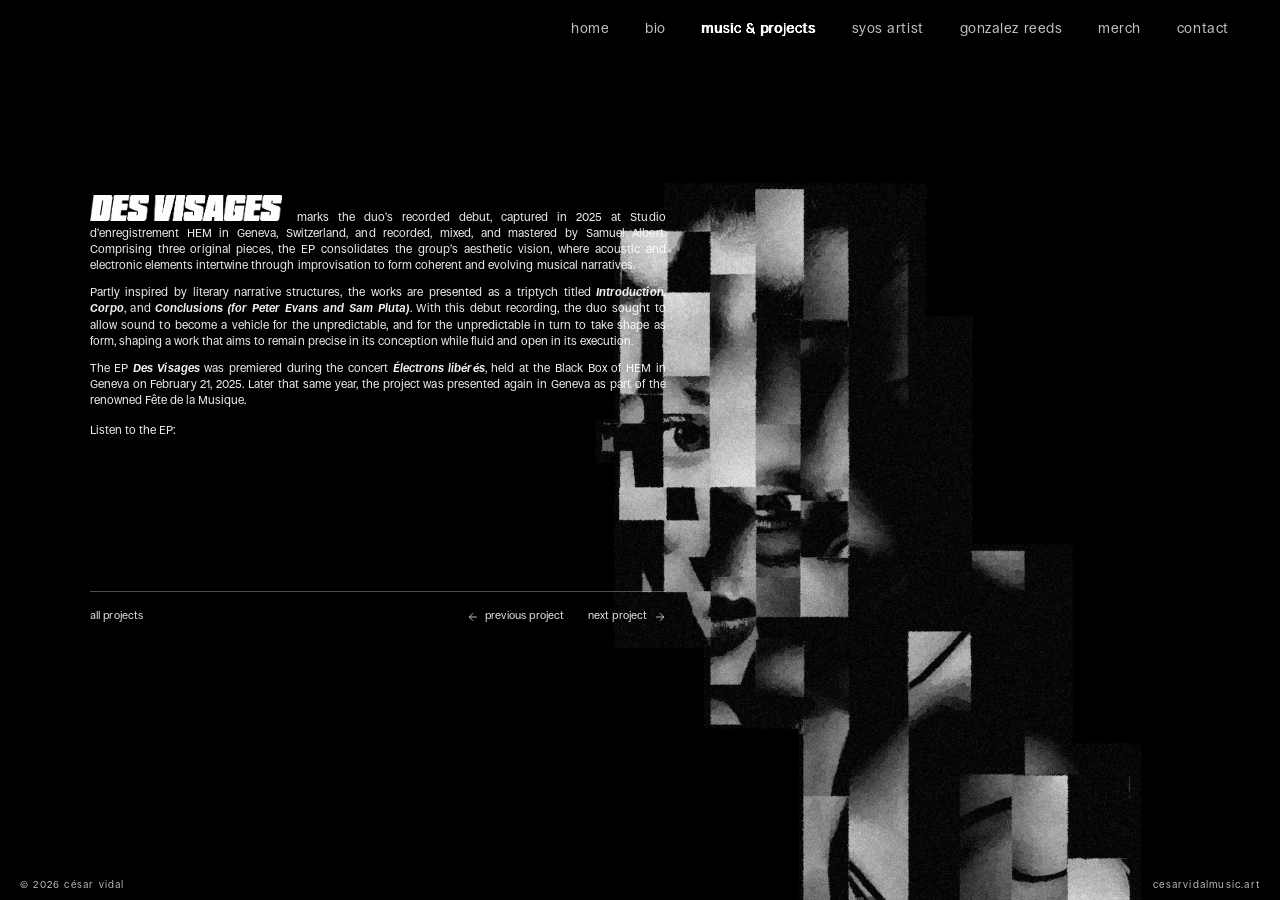
<file: des-visages-ep.html>
<!DOCTYPE html>
<html lang="en">
<head>
  <meta charset="UTF-8" />

  <!-- Read navigation intent before waiting for external styles or scripts. -->
  <script>
    (function () {
      try {
        const key = "cv-page-transition";
        const raw = sessionStorage.getItem(key);
        sessionStorage.removeItem(key);
        const state = raw ? JSON.parse(raw) : null;
        const age = state ? Date.now() - Number(state.time) : Infinity;
        if (state && state.target === location.pathname && age >= 0 && age < 60000) {
          document.documentElement.classList.add("cv-transition-incoming");
          document.documentElement.classList.add("cv-transition-to-des-visages-ep-photo");
        }
      } catch (error) {
        // Navigation remains available when storage is blocked.
      }
    })();
  </script>
  <link rel="stylesheet" href="css/page-transition.css?v=21" />
  <script defer src="gallery-transition.js?v=1"></script>
  <script defer src="page-transition.js?v=21" onerror="document.documentElement.classList.remove('cv-transition-incoming', 'cv-transition-to-des-visages-ep-photo')"></script>

  <meta name="viewport" content="width=device-width, initial-scale=1.0" />
  <meta name="description" content="Des Visages EP — César Vidal" />
  <title>Des Visages (EP) — César Vidal</title>

  <link rel="preload" href="fonts/Ronzino-BoldOblique.woff2" as="font" type="font/woff2" crossorigin />
  <link rel="preload" href="fonts/Ronzino-Regular.woff2" as="font" type="font/woff2" crossorigin />
  <link rel="preload" href="fonts/Ronzino-Oblique.woff2" as="font" type="font/woff2" crossorigin />
  <link rel="preload" as="image" href="img/des-visages-caratula.webp" type="image/webp" fetchpriority="high">

  <link rel="preload" as="image" href="img/title-des-visages-v1.png" type="image/png" fetchpriority="high">
  <link rel="icon" href="favicon.ico?v=7" sizes="any">
  <link rel="icon" href="favicon.svg?v=7" type="image/svg+xml">
  <link rel="apple-touch-icon" href="apple-touch-icon.png?v=7">
  <script defer src="favicon.js?v=7"></script>

  <link rel="stylesheet" href="css/style.css?v=17" />

  <style>
    html, body {
      height: 100%;
      overflow: hidden;
      background: #000000;
    }

    .cv-page {
      position: relative;
      height: 100vh;
      overflow: hidden;
      background: #000000;
      color: #ffffff;
    }

    .cv-nav {
      background: transparent;
      z-index: 20;
    }

    .cv-nav.cv-nav--dark a {
      color: rgba(255,255,255,0.76);
    }

    .cv-nav.cv-nav--dark a:hover {
      color: var(--accent);
    }

    .cv-nav a.active {
      color: #ffffff;
      text-shadow: 0.35px 0 currentColor, -0.35px 0 currentColor;
    }

    .cv-nav-soon {
      position: relative;
    }

    .cv-nav-soon > a {
      cursor: default;
    }

    .cv-nav-soon-bubble {
      position: absolute;
      top: calc(100% + 0.55rem);
      left: 50%;
      transform: translateX(-50%) translateY(-0.15rem);
      opacity: 0;
      pointer-events: none;
      padding: 0.34rem 0.52rem 0.38rem;
      border-radius: 999px;
      font-family: 'Ronzino', sans-serif;
      font-size: 10px;
      line-height: 1;
      letter-spacing: 0.08em;
      text-transform: lowercase;
      white-space: nowrap;
      color: #ffffff;
      background: var(--accent);
      transition: opacity 0.25s ease, transform 0.25s ease;
    }

    .cv-nav-soon:hover .cv-nav-soon-bubble {
      opacity: 1;
      transform: translateX(-50%) translateY(0);
    }

    .cv-page-content {
      position: relative;
      z-index: 2;
      height: 100vh;
      min-height: 0;
      padding-top: var(--nav-height);
      box-sizing: border-box;
      background: transparent;
    }

    .cv-dv-ep-layout {
      position: relative;
      height: 100%;
      min-height: 0;
      background: transparent;
      overflow: hidden;
    }

    .cv-dv-ep-copy-panel {
      position: relative;
      z-index: 4;
      width: min(42vw, 720px);
      margin-left: clamp(110px, 8.4vw, 165px);
      padding-top: calc(clamp(82px, 12.2vh, 132px) + 1cm);
      padding-bottom: 2.4rem;
      font-family: 'Ronzino', sans-serif;
      color: #ffffff;
      box-sizing: border-box;
    }

    .cv-dv-ep-opening {
      --run-in-copy-size: clamp(11.7px, .88vw, 13.6px);
      --run-in-copy-leading: 1.39;
      --run-in-paragraph-gap: .65rem;
      --run-in-title-height: clamp(26px, 2vw, 34px);
      --run-in-title-ratio: 7.4;
      --run-in-art-left: -5.74358974%;
      --run-in-art-top: -71.86440678%;
      --run-in-art-width: 111.38461538%;
      --run-in-art-height: 245.42372881%;
    }

    .cv-page-title {
      margin: 0 0 clamp(0.85rem, 1.55vh, 1.1rem);
      color: #ffffff;
      font-size: clamp(42px, 3.25vw, 58px);
      line-height: 0.95;
      letter-spacing: -0.045em;
    }

    .cv-dv-ep-copy {
      margin: 0 0 0.65rem;
      font-size: clamp(11.7px, 0.88vw, 13.6px);
      line-height: 1.39;
      letter-spacing: 0.002em;
      color: rgba(255,255,255,0.94);
      text-align: justify;
      text-justify: inter-word;
      hyphens: auto;
    }

    .cv-dv-ep-copy em,
    .cv-dv-ep-copy strong {
      font-style: italic;
      font-weight: 600;
    }

    .cv-dv-ep-listen-area {
      margin-top: clamp(0.85rem, 1.6vh, 1.15rem);
      width: min(100%, 490px);
    }

    .cv-dv-ep-release-note {
      margin: 0 0 0.55rem;
      font-size: clamp(11.7px, 0.88vw, 13.6px);
      line-height: 1.35;
      color: rgba(255,255,255,0.94);
    }

    .cv-dv-ep-bandcamp {
      width: 100%;
      max-width: 490px;
    }

    .cv-dv-ep-bandcamp iframe {
      display: block;
      width: 100%;
      height: 120px;
      border: 0;
    }

    .cv-dv-ep-cover-wrap {
      position: absolute;
      right: 1.5cm;
      bottom: 0;
      z-index: 1;
      pointer-events: none;
      display: flex;
      justify-content: flex-end;
      align-items: flex-end;
    }

    .cv-dv-ep-cover {
      display: block;
      height: clamp(640px, 92vh, 1120px);
      width: auto;
      max-width: none;
      margin: 0;
      padding: 0;
      object-fit: contain;
      object-position: right bottom;
      transform: scale(1.04);
      transform-origin: right bottom;
      user-select: none;
    }

    .cv-dv-ep-footer {
      position: fixed;
      left: 0;
      right: 0;
      bottom: 0;
      z-index: 10;
      padding: 0.55rem clamp(0.5rem, 2vw, 1.25rem);
      display: flex;
      justify-content: space-between;
      align-items: center;
      background: transparent;
      border: 0;
      pointer-events: none;
    }

    .cv-dv-ep-footer span {
      font-family: 'Ronzino', sans-serif;
      font-size: 10px;
      letter-spacing: 0.12em;
      text-transform: lowercase;
      color: rgba(255,255,255,0.72);
    }

    @media (max-width: 1450px) {
      .cv-dv-ep-copy-panel {
        width: min(45vw, 690px);
        margin-left: 7vw;
        padding-top: calc(clamp(76px, 11.2vh, 118px) + 1cm);
      }

      .cv-dv-ep-cover {
        height: clamp(610px, 88vh, 980px);
      }
    }

    @media (max-width: 1100px) {
      .cv-dv-ep-opening { --run-in-copy-size: 12.4px; --run-in-copy-leading: 1.38; }
      .cv-dv-ep-copy-panel {
        width: 52vw;
        margin-left: 6vw;
        padding-top: calc(92px + 1cm);
      }

      .cv-dv-ep-copy {
        font-size: 12.4px;
        line-height: 1.38;
      }

      .cv-dv-ep-cover {
        height: 78vh;
      }
    }

    @media (max-width: 800px) {
      .cv-dv-ep-opening { --run-in-copy-size: 15px; --run-in-copy-leading: 1.5; }
      html, body {
        overflow: auto;
      }

      .cv-page {
        min-height: 100vh;
        height: auto;
        overflow: visible;
      }

      .cv-page-content {
        height: auto;
        min-height: 100vh;
      }

      .cv-dv-ep-layout {
        height: auto;
        min-height: calc(100vh - var(--nav-height));
        overflow: visible;
        display: flex;
        flex-direction: column;
      }

      .cv-dv-ep-copy-panel {
        width: 86vw;
        margin-left: 7vw;
        margin-right: 7vw;
        padding-top: 3.2rem;
        padding-bottom: 2.4rem;
      }

      .cv-page-title {
        font-size: 44px;
      }

      .cv-dv-ep-copy {
        font-size: 15px;
        line-height: 1.5;
      }

      .cv-dv-ep-bandcamp {
        max-width: none;
      }

      .cv-dv-ep-cover-wrap {
        position: relative;
        right: auto;
        bottom: auto;
        width: 100%;
        justify-content: flex-end;
        order: 2;
      }

      .cv-dv-ep-cover {
        width: 92vw;
        height: auto;
      }

      .cv-dv-ep-footer {
        position: relative;
        margin-top: 1rem;
        padding: 1.2rem 0.9rem;
      }
    }
  </style>
  <link rel="stylesheet" href="css/inline-project-heading.css?v=2" />
  <link rel="stylesheet" href="css/project-navigation.css?v=2" />
</head>

<body>
  <div class="cv-transition-entering" aria-hidden="true"></div>
  <div class="cv-page" data-page-transition-content>

    <nav class="cv-nav cv-nav--dark">
      <ul>
        <li><a href="index.html">home</a></li>
        <li><a href="bio.html">bio</a></li>
        <li><a href="music-projects.html" class="active">music &amp; projects</a></li>
        <li><a href="https://syos.co/en/blogs/our-artists/cesar-vidal" target="_blank" rel="noopener">syos artist</a></li>
        <li><a href="gonzalez-reeds.html">gonzalez reeds</a></li>
        <li class="cv-nav-soon">
          <a href="#" aria-disabled="true">merch</a>
          <span class="cv-nav-soon-bubble">coming soon</span>
        </li>
        <li><a href="contact.html">contact</a></li>
      </ul>
    </nav>

    <main class="cv-page-content">
      <section class="cv-dv-ep-layout">

        <article class="cv-dv-ep-copy-panel">
          <div class="cv-dv-ep-opening cv-run-in-opening">
            <h1 class="cv-page-title cv-run-in-title">
              <span class="cv-run-in-title-label">Des Visages</span>
              <span class="cv-run-in-title-art" aria-hidden="true">
                <img src="img/title-des-visages-v1.png" width="2172" height="724" alt="" decoding="async" onerror="this.closest('h1').classList.add('cv-run-in-fallback')">
              </span>
            </h1>

            <p class="cv-dv-ep-copy">
              marks the duo’s recorded debut, captured in 2025 at Studio d’enregistrement HEM in Geneva, Switzerland, and recorded, mixed, and mastered by Samuel Albert. Comprising three original pieces, the EP consolidates the group’s aesthetic vision, where acoustic and electronic elements intertwine through improvisation to form coherent and evolving musical narratives.
            </p>
          </div>

          <p class="cv-dv-ep-copy">
            Partly inspired by literary narrative structures, the works are presented as a triptych titled <em>Introduction</em>, <em>Corpo</em>, and <em>Conclusions (for Peter Evans and Sam Pluta)</em>. With this debut recording, the duo sought to allow sound to become a vehicle for the unpredictable, and for the unpredictable in turn to take shape as form, shaping a work that aims to remain precise in its conception while fluid and open in its execution.
          </p>

          <p class="cv-dv-ep-copy">
            The EP <strong>Des Visages</strong> was premiered during the concert <em>Électrons libérés</em>, held at the Black Box of HEM in Geneva on February 21, 2025. Later that same year, the project was presented again in Geneva as part of the renowned Fête de la Musique.
          </p>

          <div class="cv-dv-ep-listen-area">
            <p class="cv-dv-ep-release-note">
              Listen to the EP:
            </p>

            <div class="cv-dv-ep-bandcamp">
              <iframe
                src="https://bandcamp.com/EmbeddedPlayer/album=3382948755/size=large/bgcol=333333/linkcol=c8400a/tracklist=false/artwork=none/transparent=true/"
                seamless>
                <a href="https://desvisages.bandcamp.com/album/des-visages">Des Visages by Des Visages</a>
              </iframe>
            </div>
          </div>
          <nav class="cv-project-nav" aria-label="Project navigation">
            <a class="cv-project-nav-all" href="music-projects.html">all projects</a>
            <a class="cv-project-nav-previous" href="artikulation-band.html" rel="prev" aria-label="Previous project: César Vidal &amp; Artikulation Band" title="César Vidal &amp; Artikulation Band">
              <svg viewBox="0 0 16 16" aria-hidden="true" focusable="false"><path d="M13 8H3m5-5L3 8l5 5"/></svg><span>previous<span class="cv-project-nav-context"> project</span></span>
            </a>
            <a class="cv-project-nav-next" href="aleas.html" rel="next" aria-label="Next project: aleas" title="aleas">
              <span>next<span class="cv-project-nav-context"> project</span></span><svg viewBox="0 0 16 16" aria-hidden="true" focusable="false"><path d="M3 8h10M8 3l5 5-5 5"/></svg>
            </a>
          </nav>
        </article>

        <div class="cv-dv-ep-cover-wrap">
          <img
            class="cv-dv-ep-cover"
            src="img/des-visages-caratula.webp"
            alt="Des Visages EP album cover"
            decoding="async"
            fetchpriority="high"
          />
        </div>

      </section>
    </main>

    <script>
      window.cvPageReady = document.querySelector('.cv-dv-ep-cover').decode().catch(() => {});
    </script>
    <footer class="cv-dv-ep-footer">
      <span>© 2026 César Vidal</span>
      <span>cesarvidalmusic.art</span>
    </footer>

  </div>

  <script>
    document.querySelectorAll(".cv-nav-soon > a").forEach(link => {
      link.addEventListener("click", event => {
        event.preventDefault();
      });
    });
  </script>
</body>
</html>
</file>
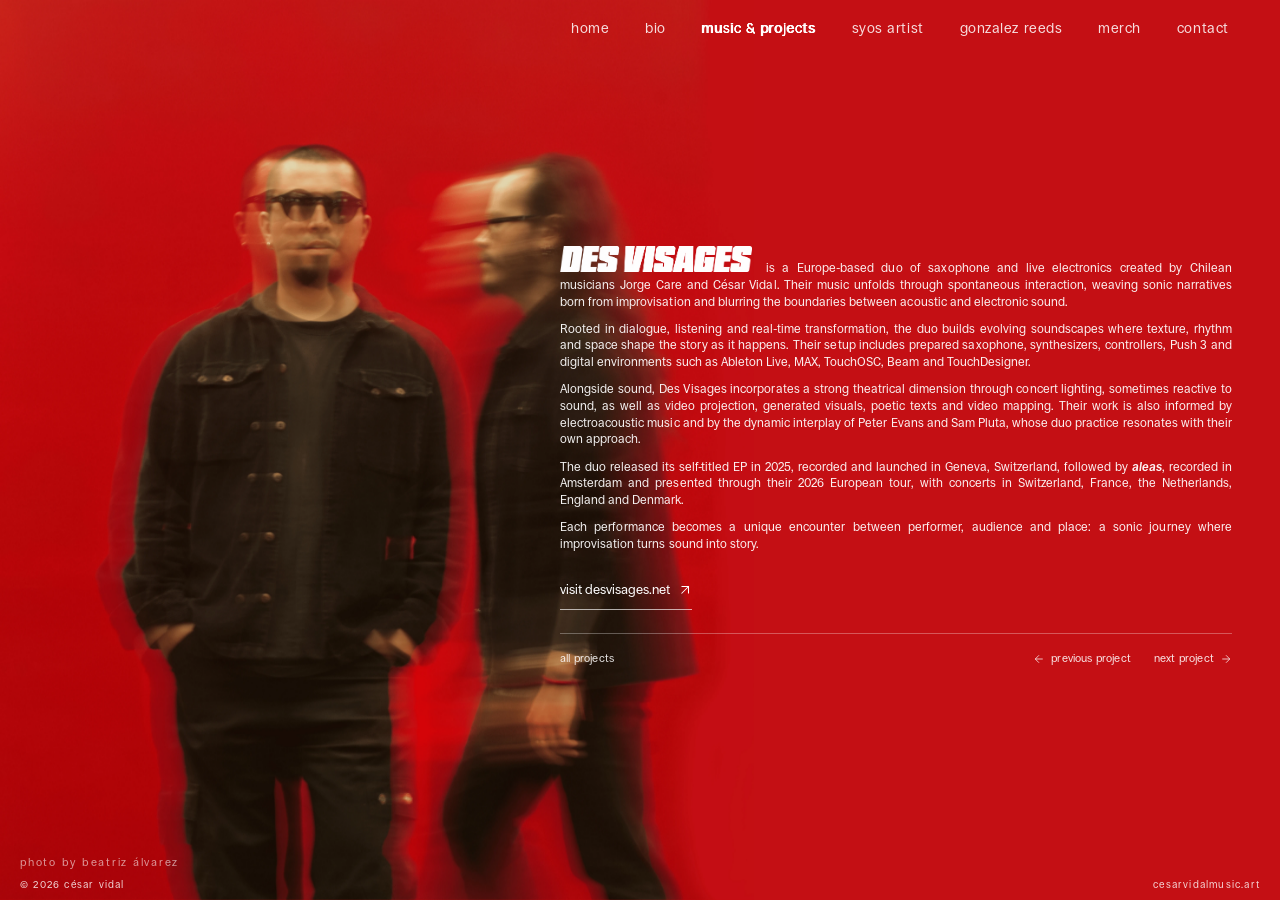
<file: des-visages.html>
<!DOCTYPE html>
<html lang="en">
<head>
  <meta charset="UTF-8" />

  <!-- Read navigation intent before waiting for external styles or scripts. -->
  <script>
    (function () {
      try {
        const key = "cv-page-transition";
        const raw = sessionStorage.getItem(key);
        sessionStorage.removeItem(key);
        const state = raw ? JSON.parse(raw) : null;
        const age = state ? Date.now() - Number(state.time) : Infinity;
        if (state && state.target === location.pathname && age >= 0 && age < 60000) {
          document.documentElement.classList.add("cv-transition-incoming");
          document.documentElement.classList.add("cv-transition-to-des-visages-photo");
        }
      } catch (error) {
        // Navigation remains available when storage is blocked.
      }
    })();
  </script>
  <link rel="stylesheet" href="css/page-transition.css?v=21" />
  <script defer src="gallery-transition.js?v=1"></script>
  <script defer src="page-transition.js?v=21" onerror="document.documentElement.classList.remove('cv-transition-incoming', 'cv-transition-to-des-visages-photo')"></script>

  <meta name="viewport" content="width=device-width, initial-scale=1.0" />
  <meta name="description" content="Des Visages — saxophone and live electronics duo by Jorge Care and César Vidal." />
  <title>Des Visages — César Vidal</title>

  <link rel="preload" href="fonts/Ronzino-BoldOblique.woff2" as="font" type="font/woff2" crossorigin />
  <link rel="preload" href="fonts/Ronzino-Regular.woff2" as="font" type="font/woff2" crossorigin />
  <link rel="preload" href="fonts/Ronzino-Oblique.woff2" as="font" type="font/woff2" crossorigin />
  <link rel="preload" as="image" href="img/title-des-visages-v1.png" type="image/png" fetchpriority="high">

  <link rel="icon" href="favicon.ico?v=7" sizes="any">
  <link rel="icon" href="favicon.svg?v=7" type="image/svg+xml">
  <link rel="apple-touch-icon" href="apple-touch-icon.png?v=7">
  <script defer src="favicon.js?v=7"></script>

  <link rel="stylesheet" href="css/style.css?v=17" />

  <style>
    :root {
      --dv-red: #C40F14;
    }

    html, body {
      height: 100%;
      overflow: hidden;
      background: var(--dv-red);
    }

    .cv-page {
      position: relative;
      height: 100vh;
      overflow: hidden;
      background: var(--dv-red);
    }

    .cv-dv-bg-img {
      position: fixed;
      left: 0;
      bottom: 0;
      height: 100vh;
      width: auto;
      max-width: none;
      object-fit: contain;
      object-position: left bottom;
      z-index: 0;
      pointer-events: none;
      user-select: none;
    }

    .cv-nav {
      background: transparent;
      z-index: 5;
    }

    .cv-nav.cv-nav--dark a {
      color: rgba(255,255,255,0.86);
    }

    .cv-nav.cv-nav--dark a:hover {
      color: #ffffff;
    }

    .cv-nav a.active {
      color: #ffffff;
      text-shadow: 0.35px 0 currentColor, -0.35px 0 currentColor;
    }

    .cv-nav-soon {
      position: relative;
    }

    .cv-nav-soon > a {
      cursor: default;
    }

    .cv-nav-soon-bubble {
      position: absolute;
      top: calc(100% + 0.55rem);
      left: 50%;
      transform: translateX(-50%) translateY(-0.15rem);
      opacity: 0;
      pointer-events: none;
      padding: 0.34rem 0.52rem 0.38rem;
      border-radius: 999px;
      font-family: 'Ronzino', sans-serif;
      font-size: 10px;
      line-height: 1;
      letter-spacing: 0.08em;
      text-transform: lowercase;
      white-space: nowrap;
      color: var(--dv-red);
      background: #ffffff;
      transition: opacity 0.25s ease, transform 0.25s ease;
    }

    .cv-nav-soon:hover .cv-nav-soon-bubble {
      opacity: 1;
      transform: translateX(-50%) translateY(0);
    }

    .cv-page-content {
      position: relative;
      z-index: 2;
      height: 100vh;
      display: flex;
      flex-direction: column;
      min-height: 0;
      padding-top: var(--nav-height);
      background: transparent;
    }

    .cv-dv-layout {
      flex: 1;
      min-height: 0;
      display: grid;
      grid-template-columns: minmax(34vw, 40vw) minmax(0, 1fr);
      align-items: center;
      padding: 0 var(--pad-x) 2.15rem 0;
      box-sizing: border-box;
      background: transparent;
    }

    .cv-dv-copy-panel {
      grid-column: 2;
      display: flex;
      align-items: center;
      justify-content: flex-start;
      min-width: 0;
      height: 100%;
      padding-left: calc(clamp(0.15rem, 0.8vw, 1rem) + 1cm);
      box-sizing: border-box;
    }

    .cv-dv-copy {
      width: 100%;
      max-width: 760px;
      font-family: 'Ronzino', sans-serif;
      color: #ffffff;
    }

    .cv-page-title {
      margin: 0 0 clamp(0.85rem, 1.65vh, 1.25rem);
      color: #ffffff;
    }

    .cv-dv-opening {
      --run-in-copy-size: clamp(12px, .92vw, 14.2px);
      --run-in-copy-leading: 1.39;
      --run-in-paragraph-gap: .66rem;
      --run-in-title-height: clamp(26px, 2vw, 34px);
      --run-in-title-ratio: 7.4;
      --run-in-art-left: -5.74358974%;
      --run-in-art-top: -71.86440678%;
      --run-in-art-width: 111.38461538%;
      --run-in-art-height: 245.42372881%;
    }

    .cv-dv-copy p {
      margin: 0 0 0.66rem;
      font-size: clamp(12px, 0.92vw, 14.2px);
      line-height: 1.39;
      letter-spacing: 0.002em;
      color: rgba(255,255,255,0.94);
      text-align: justify;
      text-justify: inter-word;
    }

    .cv-dv-copy p:last-of-type {
      margin-bottom: 0;
    }

    .cv-dv-website {
      margin-top: clamp(18px, 2.4vh, 26px);
      font-size: clamp(13px, .98vw, 15px);
      line-height: 1.4;
      color: #fff;
    }

    .cv-dv-website a {
      display: inline-flex;
      align-items: center;
      gap: .65em;
      min-height: 36px;
      padding-bottom: 3px;
      border-bottom: .5px solid rgba(255,255,255,.65);
    }

    .cv-dv-website svg {
      width: 14px;
      height: 14px;
      fill: none;
      stroke: currentColor;
      stroke-width: 1.2;
    }

    .cv-dv-website a:is(:hover, :focus-visible) {
      border-color: #fff;
      text-shadow: .3px 0 currentColor;
    }

    .cv-dv-photo-credit {
      position: fixed;
      left: clamp(0.75rem, 2vw, 1.25rem);
      bottom: 1.85rem;
      z-index: 4;
      font-family: 'Ronzino', sans-serif;
      font-size: clamp(9px, 0.9vw, 11px);
      letter-spacing: 0.16em;
      color: rgba(255,255,255,0.58);
      text-transform: lowercase;
      pointer-events: none;
    }

    .cv-dv-footer {
      position: fixed;
      left: 0;
      right: 0;
      bottom: 0;
      z-index: 4;
      padding: 0.55rem clamp(0.5rem, 2vw, 1.25rem);
      display: flex;
      justify-content: space-between;
      align-items: center;
      background: transparent;
      border: 0;
      pointer-events: none;
    }

    .cv-dv-footer span {
      font-family: 'Ronzino', sans-serif;
      font-size: 10px;
      letter-spacing: 0.12em;
      text-transform: lowercase;
      color: rgba(255,255,255,0.82);
    }
  </style>
  <link rel="stylesheet" href="css/inline-project-heading.css?v=2" />
  <link rel="stylesheet" href="css/project-navigation.css?v=2" />
</head>

<body>
  <div class="cv-transition-entering" aria-hidden="true"></div>
  <div class="cv-page" data-page-transition-content>

    <img
      class="cv-dv-bg-img"
      src="img/des-visages-red.webp"
      alt=""
      aria-hidden="true"
      decoding="async"
      fetchpriority="high"
    />
    <script>
      window.cvPageReady = document.querySelector('.cv-dv-bg-img').decode().catch(() => {});
    </script>

    <nav class="cv-nav cv-nav--dark">
      <ul>
        <li><a href="index.html">home</a></li>
        <li><a href="bio.html">bio</a></li>
        <li><a href="music-projects.html" class="active">music &amp; projects</a></li>
        <li><a href="https://syos.co/en/blogs/our-artists/cesar-vidal" target="_blank" rel="noopener">syos artist</a></li>
        <li><a href="gonzalez-reeds.html">gonzalez reeds</a></li>
        <li class="cv-nav-soon">
          <a href="#" aria-disabled="true">merch</a>
          <span class="cv-nav-soon-bubble">coming soon</span>
        </li>
        <li><a href="contact.html">contact</a></li>
      </ul>
    </nav>

    <main class="cv-page-content">
      <section class="cv-dv-layout">

        <article class="cv-dv-copy-panel">
          <div class="cv-dv-copy">
            <div class="cv-dv-opening cv-run-in-opening">
              <h1 class="cv-page-title cv-run-in-title">
                <span class="cv-run-in-title-label">Des Visages</span>
                <span class="cv-run-in-title-art" aria-hidden="true">
                  <img src="img/title-des-visages-v1.png" alt="" width="2172" height="724" decoding="async" onerror="this.closest('h1').classList.add('cv-run-in-fallback')">
                </span>
              </h1>
            <p>
              is a Europe-based duo of saxophone and live electronics created by Chilean musicians Jorge Care and César Vidal. Their music unfolds through spontaneous interaction, weaving sonic narratives born from improvisation and blurring the boundaries between acoustic and electronic sound.
            </p>
            </div>

            <p>
              Rooted in dialogue, listening and real-time transformation, the duo builds evolving soundscapes where texture, rhythm and space shape the story as it happens. Their setup includes prepared saxophone, synthesizers, controllers, Push 3 and digital environments such as Ableton Live, MAX, TouchOSC, Beam and TouchDesigner.
            </p>

            <p>
              Alongside sound, Des Visages incorporates a strong theatrical dimension through concert lighting, sometimes reactive to sound, as well as video projection, generated visuals, poetic texts and video mapping. Their work is also informed by electroacoustic music and by the dynamic interplay of Peter Evans and Sam Pluta, whose duo practice resonates with their own approach.
            </p>

            <p>
              The duo released its self-titled EP in 2025, recorded and launched in Geneva, Switzerland, followed by <em>aleas</em>, recorded in Amsterdam and presented through their 2026 European tour, with concerts in Switzerland, France, the Netherlands, England and Denmark.
            </p>

            <p>
              Each performance becomes a unique encounter between performer, audience and place: a sonic journey where improvisation turns sound into story.
            </p>

            <div class="cv-dv-website">
              <a href="https://www.desvisages.net/" target="_blank" rel="noopener">visit desvisages.net <svg viewBox="0 0 16 16" aria-hidden="true" focusable="false"><path d="M4 12l8-8M4 4h8v8"/></svg></a>
            </div>

            <nav class="cv-project-nav" aria-label="Project navigation">
              <a class="cv-project-nav-all" href="music-projects.html">all projects</a>
              <a class="cv-project-nav-previous" href="flor-de-loto.html" rel="prev" aria-label="Previous project: Flor de Loto" title="Flor de Loto">
                <svg viewBox="0 0 16 16" aria-hidden="true" focusable="false"><path d="M13 8H3m5-5L3 8l5 5"/></svg><span>previous<span class="cv-project-nav-context"> project</span></span>
              </a>
              <a class="cv-project-nav-next" href="nubes.html" rel="next" aria-label="Next project: NUBES" title="NUBES">
                <span>next<span class="cv-project-nav-context"> project</span></span><svg viewBox="0 0 16 16" aria-hidden="true" focusable="false"><path d="M3 8h10M8 3l5 5-5 5"/></svg>
              </a>
            </nav>
          </div>
        </article>

      </section>
    </main>

    <span class="cv-dv-photo-credit">photo by beatriz álvarez</span>

    <footer class="cv-dv-footer">
      <span>© 2026 César Vidal</span>
      <span>cesarvidalmusic.art</span>
    </footer>

  </div>

  <script>
    document.querySelectorAll(".cv-nav-soon > a").forEach(link => {
      link.addEventListener("click", event => {
        event.preventDefault();
      });
    });
  </script>
</body>
</html>
</file>
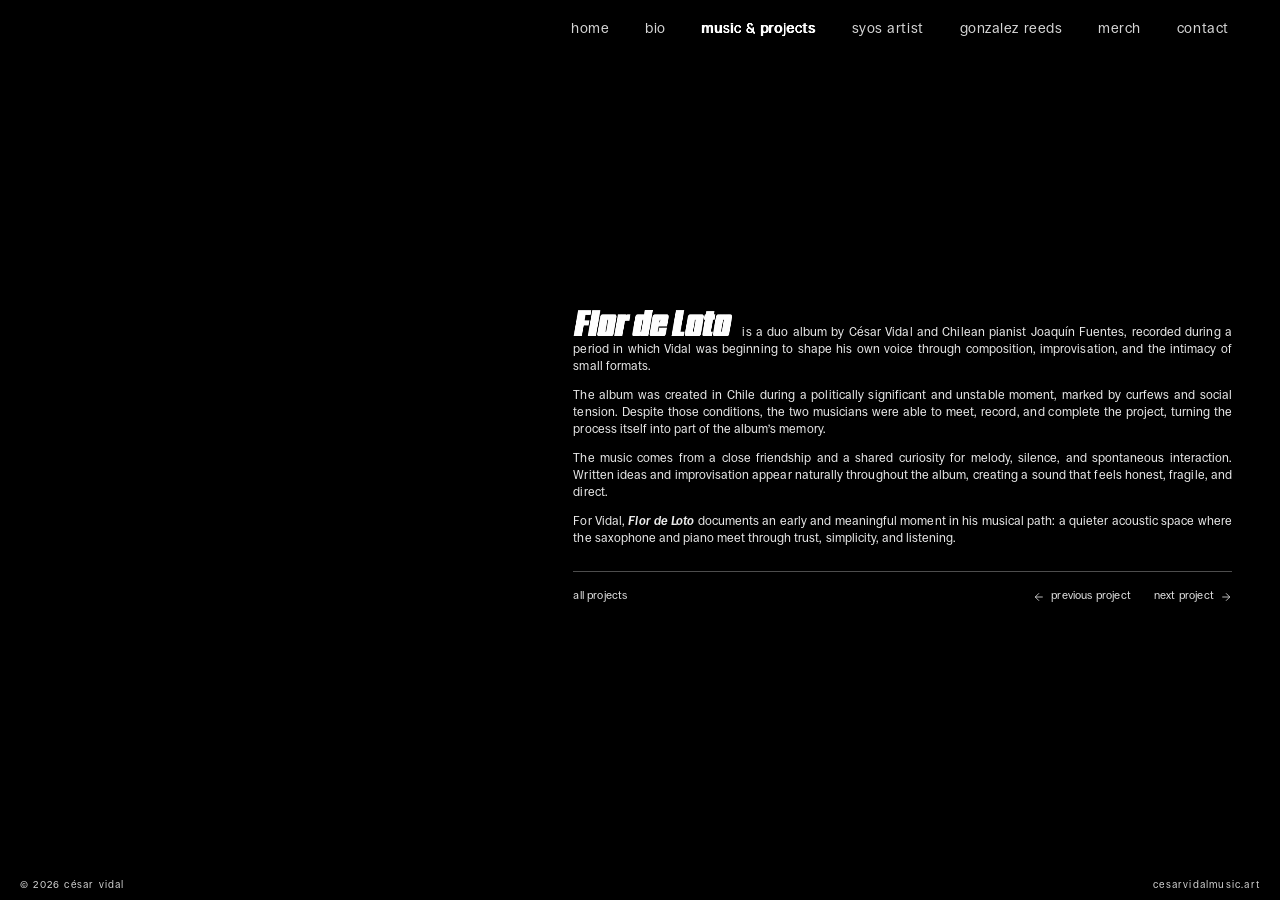
<file: flor-de-loto.html>
<!DOCTYPE html>
<html lang="en">
<head>
  <meta charset="UTF-8" />

  <!-- Read navigation intent before waiting for external styles or scripts. -->
  <script>
    (function () {
      try {
        const key = "cv-page-transition";
        const raw = sessionStorage.getItem(key);
        sessionStorage.removeItem(key);
        const state = raw ? JSON.parse(raw) : null;
        const age = state ? Date.now() - Number(state.time) : Infinity;
        if (state && state.target === location.pathname && age >= 0 && age < 60000) {
          document.documentElement.classList.add("cv-transition-incoming");
          document.documentElement.classList.add("cv-transition-to-flor-photo");
        }
      } catch (error) {
        // Navigation remains available when storage is blocked.
      }
    })();
  </script>
  <link rel="stylesheet" href="css/page-transition.css?v=21" />
  <script defer src="gallery-transition.js?v=1"></script>
  <script defer src="page-transition.js?v=21" onerror="document.documentElement.classList.remove('cv-transition-incoming', 'cv-transition-to-flor-photo')"></script>

  <meta name="viewport" content="width=device-width, initial-scale=1.0" />
  <meta name="description" content="Flor de Loto — César Vidal" />
  <title>Flor de Loto — César Vidal</title>

  <link rel="preload" href="fonts/Ronzino-BoldOblique.woff2" as="font" type="font/woff2" crossorigin />
  <link rel="preload" href="fonts/Ronzino-Regular.woff2" as="font" type="font/woff2" crossorigin />
  <link rel="preload" href="fonts/Ronzino-Oblique.woff2" as="font" type="font/woff2" crossorigin />
  <link rel="preload" as="image" href="img/title-projects-inline-v1.png" type="image/png" fetchpriority="high">
  <link rel="icon" href="favicon.ico?v=7" sizes="any">
  <link rel="icon" href="favicon.svg?v=7" type="image/svg+xml">
  <link rel="apple-touch-icon" href="apple-touch-icon.png?v=7">
  <script defer src="favicon.js?v=7"></script>
  <link rel="stylesheet" href="css/style.css?v=17" />

  <style>
    html, body {
      height: 100%;
      overflow: hidden;
      background: #000;
    }

    .cv-page {
      position: relative;
      height: 100vh;
      overflow: hidden;
      background: #000;
    }

    .cv-flor-bg-video {
      position: fixed;
      inset: 0;
      width: 100vw;
      height: 100vh;
      object-fit: cover;
      object-position: center center;
      z-index: 0;
      pointer-events: none;
    }

    .cv-nav {
      background: transparent;
      z-index: 5;
    }

    .cv-nav.cv-nav--dark a {
      color: rgba(255,255,255,0.84);
    }

    .cv-nav.cv-nav--dark a:hover {
      color: var(--accent);
    }

    .cv-nav a.active {
      color: #ffffff;
      text-shadow: 0.35px 0 currentColor, -0.35px 0 currentColor;
    }

    .cv-page-content {
      position: relative;
      z-index: 2;
      height: 100vh;
      display: flex;
      flex-direction: column;
      min-height: 0;
      padding-top: var(--nav-height);
      box-sizing: border-box;
      background: transparent;
    }

    .cv-flor-stage {
      flex: 1;
      min-height: 0;
      display: flex;
      align-items: center;
      justify-content: center;
      padding: 0 0 2.1rem;
      box-sizing: border-box;
    }

    .cv-flor-panel {
      width: 100vw;
      height: min(74vh, 745px);
      min-height: 560px;
      background: rgba(0,0,0,0.64);
      box-sizing: border-box;
      display: grid;
      grid-template-columns: minmax(0, 0.42fr) minmax(0, 0.58fr);
      gap: clamp(1.8rem, 3.8vw, 4.6rem);
      align-items: center;
      padding: clamp(1.4rem, 2.5vw, 2.8rem) var(--pad-x);
    }

    .cv-flor-player-slot {
      width: 100%;
      min-width: 0;
      display: flex;
      align-items: center;
      justify-content: center;
    }

    .cv-flor-player {
      width: min(350px, 100%);
      height: 470px;
      border: 0;
      display: block;
      box-shadow: 0 18px 42px rgba(0,0,0,0.28);
    }

    .cv-flor-text-slot {
      width: 100%;
      max-width: 760px;
      min-width: 0;
      font-family: 'Ronzino', sans-serif;
      color: #ffffff;
      justify-self: start;
    }

    .cv-flor-opening {
      --run-in-copy-size: clamp(12px, .92vw, 14.2px);
      --run-in-copy-leading: 1.43;
      --run-in-paragraph-gap: .72rem;
      --run-in-title-height: clamp(26px, 2vw, 34px);
      --run-in-title-ratio: 6.1;
      --run-in-art-left: -9.15395284%;
      --run-in-art-top: -329.35323383%;
      --run-in-art-width: 115.95006935%;
      --run-in-art-height: 468.15920398%;
    }

    .cv-page-title {
      margin: 0 0 clamp(0.9rem, 1.7vh, 1.3rem);
      color: #ffffff;
    }

    .cv-flor-copy {
      margin: 0 0 0.72rem;
      font-size: clamp(12px, 0.92vw, 14.2px);
      line-height: 1.43;
      letter-spacing: 0.002em;
      color: rgba(255,255,255,0.92);
      text-align: justify;
      text-justify: inter-word;
    }

    .cv-flor-copy em {
      font-style: italic;
    }

    .cv-flor-copy:last-of-type {
      margin-bottom: 0;
    }

    .cv-flor-footer {
      position: fixed;
      left: 0;
      right: 0;
      bottom: 0;
      z-index: 4;
      padding: 0.55rem clamp(0.5rem, 2vw, 1.25rem);
      display: flex;
      justify-content: space-between;
      align-items: center;
      background: transparent;
      border: 0;
      pointer-events: none;
    }

    .cv-flor-footer span {
      font-family: 'Ronzino', sans-serif;
      font-size: 10px;
      letter-spacing: 0.12em;
      text-transform: lowercase;
      color: rgba(255,255,255,0.82);
    }
  </style>
  <link rel="stylesheet" href="css/inline-project-heading.css?v=2" />
  <link rel="stylesheet" href="css/project-navigation.css?v=2" />
</head>

<body>
  <div class="cv-transition-entering" aria-hidden="true"></div>
  <div class="cv-page" data-page-transition-content>

    <video class="cv-flor-bg-video" autoplay muted loop playsinline preload="auto">
      <source src="videos/flor-de-loto-video.mp4" type="video/mp4">
    </video>

    <nav class="cv-nav cv-nav--dark">
      <ul>
        <li><a href="index.html">home</a></li>
        <li><a href="bio.html">bio</a></li>
        <li><a href="music-projects.html" class="active">music &amp; projects</a></li>
        <li><a href="https://syos.co/en/blogs/our-artists/cesar-vidal" target="_blank" rel="noopener">syos artist</a></li>
        <li><a href="gonzalez-reeds.html">gonzalez reeds</a></li>
        <li class="cv-nav-soon">
          <a href="#" aria-disabled="true">merch</a>
          <span class="cv-nav-soon-bubble">coming soon</span>
        </li>
        <li><a href="contact.html">contact</a></li>
      </ul>
    </nav>

    <main class="cv-page-content">
      <section class="cv-flor-stage">

        <div class="cv-flor-panel">

          <div class="cv-flor-player-slot">
            <iframe
              class="cv-flor-player"
              src="https://bandcamp.com/EmbeddedPlayer/album=512851481/size=large/bgcol=333333/linkcol=0f91ff/tracklist=false/transparent=true/"
              seamless>
              <a href="https://cesarvidal.bandcamp.com/album/flor-de-loto">Flor de Loto by César Vidal, Joaquín Fuentes</a>
            </iframe>
          </div>

          <article class="cv-flor-text-slot">
            <div class="cv-flor-opening cv-run-in-opening">
              <h1 class="cv-page-title cv-run-in-title">
                <span class="cv-run-in-title-label">Flor de Loto</span>
                <span class="cv-run-in-title-art" aria-hidden="true">
                  <img src="img/title-projects-inline-v1.png" width="1672" height="941" alt="" decoding="async" onerror="this.closest('h1').classList.add('cv-run-in-fallback')">
                </span>
              </h1>

              <p class="cv-flor-copy">
                is a duo album by César Vidal and Chilean pianist Joaquín Fuentes, recorded during a period in which Vidal was beginning to shape his own voice through composition, improvisation, and the intimacy of small formats.
              </p>
            </div>

            <p class="cv-flor-copy">
              The album was created in Chile during a politically significant and unstable moment, marked by curfews and social tension. Despite those conditions, the two musicians were able to meet, record, and complete the project, turning the process itself into part of the album’s memory.
            </p>

            <p class="cv-flor-copy">
              The music comes from a close friendship and a shared curiosity for melody, silence, and spontaneous interaction. Written ideas and improvisation appear naturally throughout the album, creating a sound that feels honest, fragile, and direct.
            </p>

            <p class="cv-flor-copy">
              For Vidal, <em>Flor de Loto</em> documents an early and meaningful moment in his musical path: a quieter acoustic space where the saxophone and piano meet through trust, simplicity, and listening.
            </p>
            <nav class="cv-project-nav" aria-label="Project navigation">
              <a class="cv-project-nav-all" href="music-projects.html">all projects</a>
              <a class="cv-project-nav-previous" href="aleas.html" rel="prev" aria-label="Previous project: aleas" title="aleas">
                <svg viewBox="0 0 16 16" aria-hidden="true" focusable="false"><path d="M13 8H3m5-5L3 8l5 5"/></svg><span>previous<span class="cv-project-nav-context"> project</span></span>
              </a>
              <a class="cv-project-nav-next" href="des-visages.html" rel="next" aria-label="Next project: Des Visages" title="Des Visages">
                <span>next<span class="cv-project-nav-context"> project</span></span><svg viewBox="0 0 16 16" aria-hidden="true" focusable="false"><path d="M3 8h10M8 3l5 5-5 5"/></svg>
              </a>
            </nav>
          </article>

        </div>

      </section>
    </main>

    <footer class="cv-flor-footer">
      <span>© 2026 César Vidal</span>
      <span>cesarvidalmusic.art</span>
    </footer>

  </div>

  <script>
    document.querySelectorAll(".cv-nav-soon > a").forEach(link => {
      link.addEventListener("click", event => {
        event.preventDefault();
      });
    });
  </script>
</body>
</html>
</file>
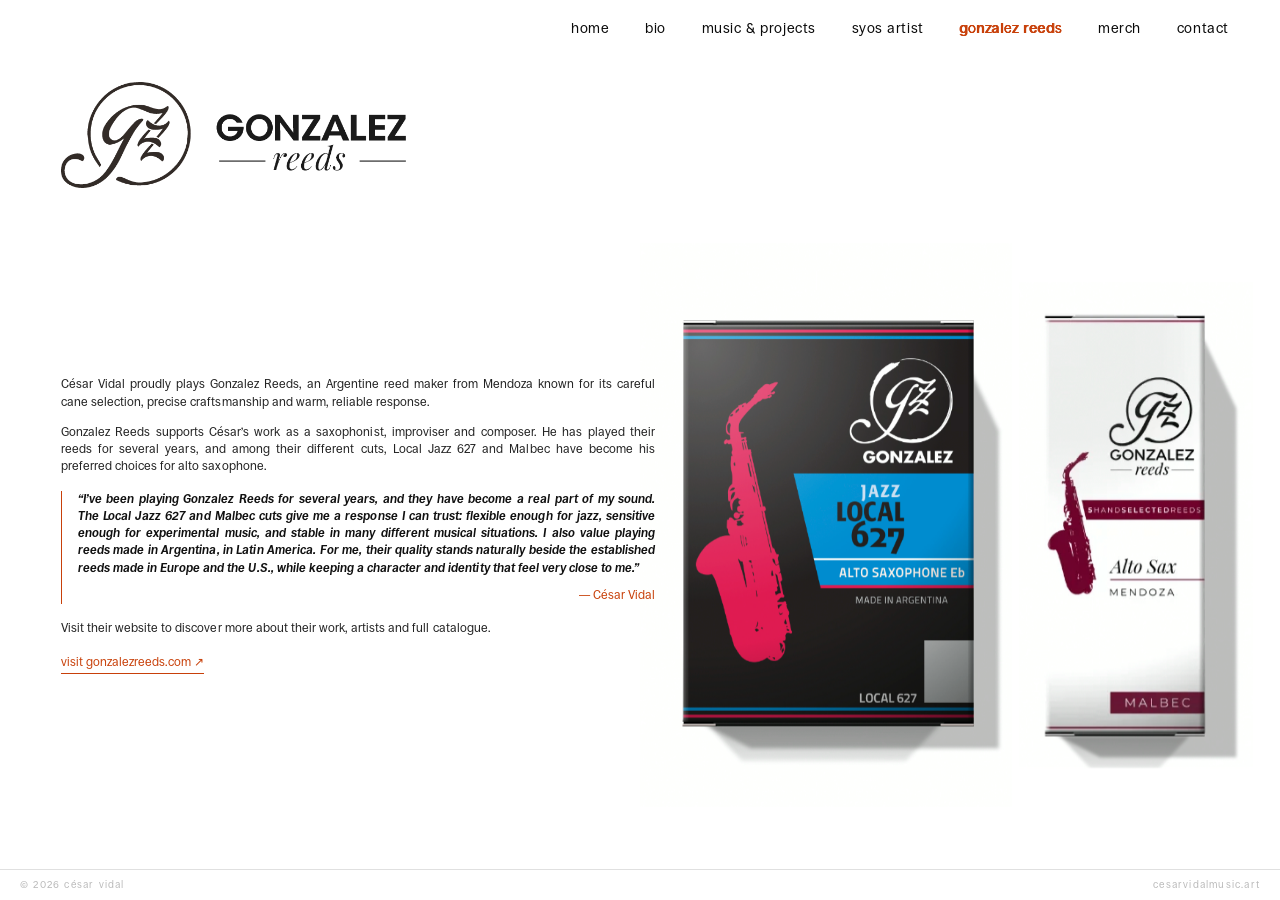
<file: gonzalez-reeds.html>
<!DOCTYPE html>
<html lang="en">
<head>
  <meta charset="UTF-8" />

  <!-- Read navigation intent before waiting for external styles or scripts. -->
  <script>
    (function () {
      try {
        const key = "cv-page-transition";
        const raw = sessionStorage.getItem(key);
        sessionStorage.removeItem(key);
        const state = raw ? JSON.parse(raw) : null;
        const age = state ? Date.now() - Number(state.time) : Infinity;
        if (state && state.target === location.pathname && age >= 0 && age < 60000) {
          document.documentElement.classList.add("cv-transition-incoming");
          document.documentElement.classList.add("cv-transition-to-gonzalez-photo");
        }
      } catch (error) {
        // Navigation remains available when storage is blocked.
      }
    })();
  </script>
  <link rel="stylesheet" href="css/page-transition.css?v=21" />
  <script defer src="gallery-transition.js?v=1"></script>
  <script defer src="page-transition.js?v=21" onerror="document.documentElement.classList.remove('cv-transition-incoming', 'cv-transition-to-gonzalez-photo')"></script>


  <meta name="viewport" content="width=device-width, initial-scale=1.0" />
  <meta name="description" content="Gonzalez Reeds — César Vidal" />
  <title>Gonzalez Reeds — César Vidal</title>

  <link rel="preload" href="fonts/Ronzino-BoldOblique.woff2" as="font" type="font/woff2" crossorigin />
  <link rel="preload" href="fonts/Ronzino-Regular.woff2" as="font" type="font/woff2" crossorigin />
  <link rel="preload" href="fonts/Ronzino-Oblique.woff2" as="font" type="font/woff2" crossorigin />

  <link rel="icon" href="favicon.ico?v=7" sizes="any">
  <link rel="icon" href="favicon.svg?v=7" type="image/svg+xml">
  <link rel="apple-touch-icon" href="apple-touch-icon.png?v=7">
  <script defer src="favicon.js?v=7"></script>

  <link rel="stylesheet" href="css/style.css?v=17" />

  <style>
    html, body {
      height: 100%;
      overflow: hidden;
      background: #fff;
    }

    .cv-page {
      height: 100vh;
      display: flex;
      flex-direction: column;
      overflow: hidden;
      background: #fff;
    }

    .cv-page-content {
      flex: 1;
      display: flex;
      flex-direction: column;
      min-height: 0;
      padding-top: 0;
    }

    .cv-page-hero {
      padding: calc(var(--nav-height) + 1.65rem) var(--pad-x) 0.35rem;
      padding-left: calc(var(--pad-x) + clamp(0rem, 1vw, 1rem));
      flex-shrink: 0;
      display: flex;
      align-items: flex-end;
      border-bottom: 0;
      background: #fff;
    }

    .cv-gonzalez-hero-logo {
      display: block;
      width: clamp(240px, 27vw, 380px);
      max-width: 100%;
      height: auto;
      opacity: 0.92;
    }

    .cv-gonzalez-stage {
      flex: 1;
      min-height: 0;
      padding: 0 var(--pad-x) 0.75rem;
      display: grid;
      grid-template-columns: minmax(0, 1.06fr) minmax(0, 0.94fr);
      gap: clamp(1.2rem, 3vw, 3.2rem);
      align-items: center;
      overflow: hidden;
    }

    .cv-gonzalez-text {
      max-width: 720px;
      padding-left: clamp(0rem, 1vw, 1rem);
      font-family: 'Ronzino', sans-serif;
      color: #0A0A0A;
    }

    .cv-gonzalez-copy {
      margin: 0 0 0.8rem;
      font-size: clamp(12px, 0.92vw, 14.2px);
      line-height: 1.43;
      letter-spacing: 0.002em;
      color: #222;
      text-align: justify;
      text-justify: inter-word;
    }

    .cv-gonzalez-quote {
      margin: 1rem 0;
      padding: 0 0 0 clamp(0.85rem, 1.25vw, 1.2rem);
      border-left: 0.5px solid #C8400A;
      font-family: 'Ronzino', sans-serif;
      font-style: oblique;
      font-size: clamp(12px, 0.92vw, 14.2px);
      line-height: 1.43;
      letter-spacing: 0.002em;
      color: #111;
      text-align: justify;
      text-justify: inter-word;
    }

    .cv-gonzalez-quote cite {
      display: block;
      margin-top: 0.65rem;
      font-style: normal;
      text-align: right;
      color: #C8400A;
    }

    .cv-gonzalez-link {
      display: inline-block;
      margin-top: 0.05rem;
      font-family: 'Ronzino', sans-serif;
      font-size: clamp(12px, 0.92vw, 14.2px);
      line-height: 1.43;
      letter-spacing: 0.002em;
      text-transform: none;
      font-weight: 400;
      font-style: normal;
      color: #C8400A;
      text-decoration: none;
      border-bottom: 0.5px solid #C8400A;
      padding-bottom: 2px;

      transition:
        transform 0.25s ease,
        color 0.25s ease,
        border-color 0.25s ease;

      transform-origin: left center;
    }

    .cv-gonzalez-link:hover {
      transform: scale(1.04);
      color: #0A0A0A;
      border-color: #0A0A0A;
    }

    .cv-reeds-visuals {
      --reed-package-height: clamp(310px, min(58vh, 38vw), 575px);

      display: flex;
      align-items: center;
      justify-content: center;
      gap: clamp(0.25rem, 0.55vw, 0.6rem);
      margin-left: calc(-1 * clamp(12px, 2.5vw, 40px));
      min-width: 0;
    }

    .cv-reed-card {
      display: flex;
      align-items: center;
      justify-content: center;
      text-decoration: none;
      line-height: 0;
      /* The photos' white margins must not hide adjacent copy as they grow. */
      mix-blend-mode: multiply;

      transition:
        transform 0.38s ease,
        filter 0.38s ease;

      transform-origin: center center;
      will-change: transform;
    }

    .cv-reed-card:hover {
      transform: scale(1.13);
      filter: brightness(1.04);
      z-index: 3;
    }

    .cv-reed-img {
      display: block;
      width: auto;
      max-width: none;
      object-fit: contain;
    }

    .cv-reed-card--local .cv-reed-img {
      height: calc(var(--reed-package-height) * 1.16);
    }

    .cv-reed-card--malbec .cv-reed-img {
      height: calc(var(--reed-package-height) * 1);
    }

    .cv-reed-card--malbec {
      transform: none;
    }

    .cv-reed-card--malbec:hover {
      transform: scale(1.13);
    }

    @media (max-width: 900px) {
      .cv-reeds-visuals {
        --reed-package-height: clamp(310px, 49vh, 485px);
        margin-left: 0;
      }
    }

    .cv-footer {
      flex-shrink: 0;
      padding: 0.55rem clamp(0.5rem, 2vw, 1.25rem);
      display: flex;
      justify-content: space-between;
      align-items: center;
      border-top: 0.5px solid #E0E0E0;
      background: #fff;
    }

    .cv-footer span {
      font-family: 'Ronzino', sans-serif;
      font-size: 10px;
      letter-spacing: 0.12em;
      text-transform: lowercase;
      color: #bbb;
    }
  </style>

</head>

<body>
  <div class="cv-transition-entering" aria-hidden="true"></div>
  <div class="cv-page" data-page-transition-content>

    <nav class="cv-nav cv-nav--light">
      <ul>
        <li><a href="index.html">home</a></li>
        <li><a href="bio.html">bio</a></li>
        <li><a href="music-projects.html">music &amp; projects</a></li>
        <li><a href="https://syos.co/en/blogs/our-artists/cesar-vidal" target="_blank" rel="noopener">syos artist</a></li>
        <li><a href="gonzalez-reeds.html" class="active">gonzalez reeds</a></li>

        <li class="cv-nav-soon">
          <a href="#" aria-disabled="true">merch</a>
          <span class="cv-nav-soon-bubble">coming soon</span>
        </li>

        <li><a href="contact.html">contact</a></li>
      </ul>
    </nav>

    <main class="cv-page-content">

      <div class="cv-page-hero">
        <img
          class="cv-gonzalez-hero-logo"
          src="img/logo-gonzalez.webp"
          alt="Gonzalez Reeds logo"
        />
      </div>

      <section class="cv-gonzalez-stage">

        <div class="cv-gonzalez-text">

          <p class="cv-gonzalez-copy">
            César Vidal proudly plays Gonzalez Reeds, an Argentine reed maker from Mendoza known for its careful cane selection, precise craftsmanship and warm, reliable response.
          </p>

          <p class="cv-gonzalez-copy">
            Gonzalez Reeds supports César’s work as a saxophonist, improviser and composer. He has played their reeds for several years, and among their different cuts, Local Jazz 627 and Malbec have become his preferred choices for alto saxophone.
          </p>

          <blockquote class="cv-gonzalez-quote">
            “I’ve been playing Gonzalez Reeds for several years, and they have become a real part of my sound. The Local Jazz 627 and Malbec cuts give me a response I can trust: flexible enough for jazz, sensitive enough for experimental music, and stable in many different musical situations. I also value playing reeds made in Argentina, in Latin America. For me, their quality stands naturally beside the established reeds made in Europe and the U.S., while keeping a character and identity that feel very close to me.”
            <cite>— César Vidal</cite>
          </blockquote>

          <p class="cv-gonzalez-copy">
            Visit their website to discover more about their work, artists and full catalogue.
          </p>

          <a
            class="cv-gonzalez-link"
            href="https://www.gonzalezreeds.com/"
            target="_blank"
            rel="noopener"
          >
            visit gonzalezreeds.com ↗
          </a>

        </div>

        <div class="cv-reeds-visuals">

          <a
            class="cv-reed-card cv-reed-card--local"
            href="https://www.gonzalezreeds.com/products/alto-jazz-local-627-2/"
            target="_blank"
            rel="noopener"
            aria-label="Local Jazz 627 reeds"
          >
            <img
              class="cv-reed-img"
              src="img/local-jazz.avif"
              alt="Gonzalez Reeds Local Jazz 627 for alto saxophone"
            />
          </a>

          <a
            class="cv-reed-card cv-reed-card--malbec"
            href="https://www.gonzalezreeds.com/products/alto-malbec-2/"
            target="_blank"
            rel="noopener"
            aria-label="Malbec reeds"
          >
            <img
              class="cv-reed-img"
              src="img/malbec.avif"
              alt="Gonzalez Reeds Malbec for alto saxophone"
            />
          </a>

        </div>

      </section>

    </main>

    <footer class="cv-footer">
      <span>© 2026 César Vidal</span>
      <span>cesarvidalmusic.art</span>
    </footer>

  </div>

  <!-- MERCH COMING SOON -->

  <script>
    document.querySelectorAll(".cv-nav-soon > a").forEach(link => {
      link.addEventListener("click", event => {
        event.preventDefault();
      });
    });
  </script>
</body>
</html>
</file>
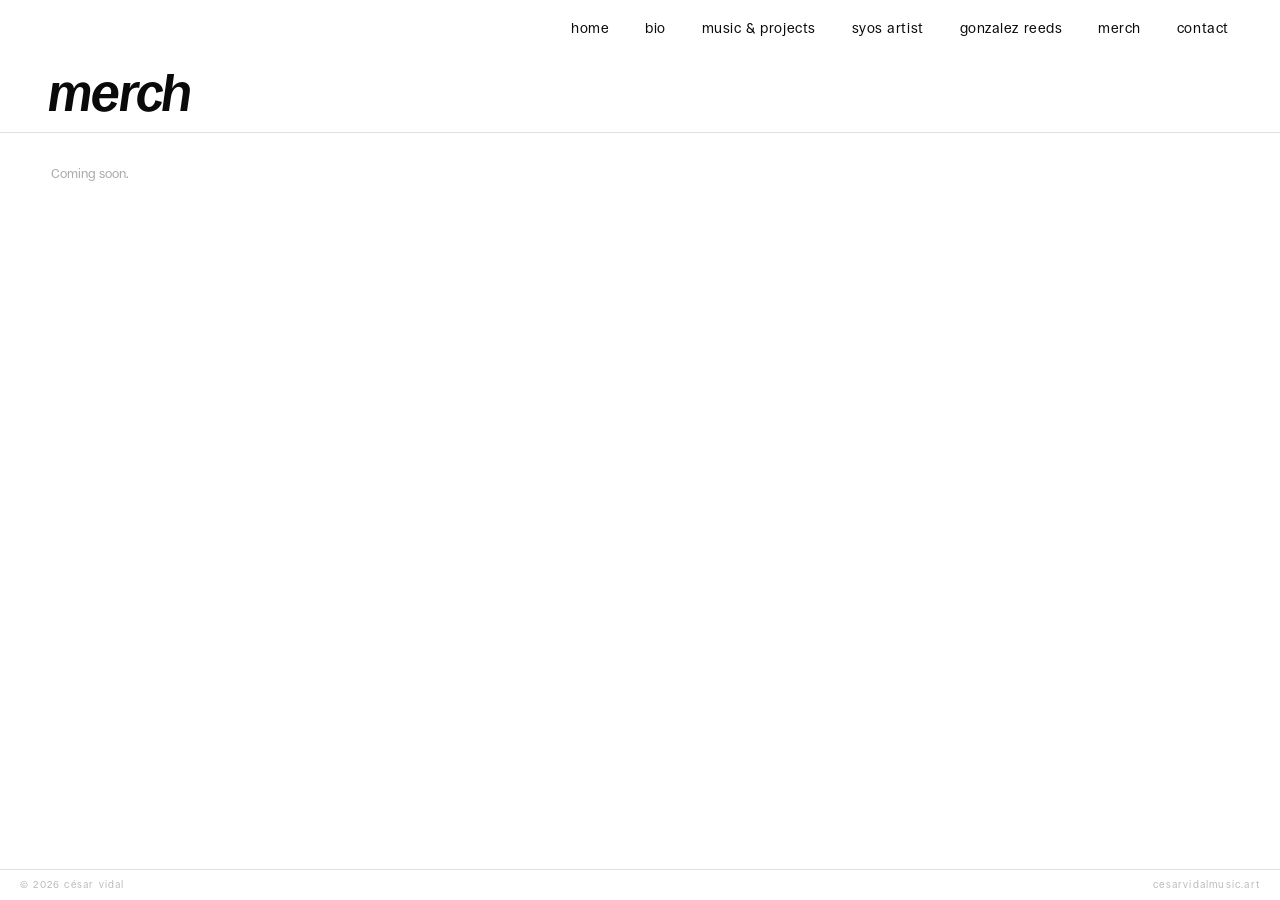
<file: merch.html>
<!DOCTYPE html>
<html lang="en">
<head>
  <meta charset="UTF-8" />

  <!-- Read navigation intent before waiting for external styles or scripts. -->
  <script>
    (function () {
      try {
        const key = "cv-page-transition";
        const raw = sessionStorage.getItem(key);
        sessionStorage.removeItem(key);
        const state = raw ? JSON.parse(raw) : null;
        const age = state ? Date.now() - Number(state.time) : Infinity;
        if (state && state.target === location.pathname && age >= 0 && age < 60000) {
          document.documentElement.classList.add("cv-transition-incoming");
          if (state.theme === "white") {
            document.documentElement.classList.add("cv-transition-to-white");
          }
        }
      } catch (error) {
        // Navigation remains available when storage is blocked.
      }
    })();
  </script>
  <link rel="stylesheet" href="css/page-transition.css?v=21" />
  <script defer src="gallery-transition.js?v=1"></script>
  <script defer src="page-transition.js?v=21" onerror="document.documentElement.classList.remove('cv-transition-incoming', 'cv-transition-to-white')"></script>

  <meta name="viewport" content="width=device-width, initial-scale=1.0" />
  <meta name="description" content="Merch — César Vidal." />
  <title>Merch — César Vidal</title>
  <link rel="preload" href="fonts/Ronzino-BoldOblique.woff2" as="font" type="font/woff2" crossorigin />
  <link rel="preload" href="fonts/Ronzino-Regular.woff2" as="font" type="font/woff2" crossorigin />
  <link rel="icon" href="favicon.ico?v=7" sizes="any">
<link rel="icon" href="favicon.svg?v=7" type="image/svg+xml">
<link rel="apple-touch-icon" href="apple-touch-icon.png?v=7">
<script defer src="favicon.js?v=7"></script>
  <link rel="stylesheet" href="css/style.css?v=17" />
</head>
<body>
  <div class="cv-transition-entering" aria-hidden="true"></div>
  <div class="cv-page" data-page-transition-content>
    <nav class="cv-nav cv-nav--light">
      <ul>
        <li><a href="index.html">home</a></li>
        <li><a href="bio.html">bio</a></li>
        <li><a href="music-projects.html">music &amp; projects</a></li>
        <li><a href="https://syos.co/en/blogs/our-artists/cesar-vidal" target="_blank" rel="noopener">syos artist</a></li>
        <li><a href="gonzalez-reeds.html">gonzalez reeds</a></li>
<li class="cv-nav-soon">
  <a href="#" aria-disabled="true">merch</a>
  <span class="cv-nav-soon-bubble">coming soon</span>
</li>        <li><a href="contact.html">contact</a></li>
      </ul>
    </nav>
    <main class="cv-page-content">
      <div class="cv-page-hero">
        <h1 class="cv-page-title">merch</h1>
      </div>
      <div style="padding: 2rem clamp(2rem, 4vw, 3.5rem);">
        <p style="font-family:'Ronzino',sans-serif; font-size:13px; color:#aaa;">Coming soon.</p>
      </div>
    </main>
    <footer class="cv-footer">
      <span>© 2026 César Vidal</span>
      <span>cesarvidalmusic.art</span>
    </footer>
  </div>
  <script>
  document.querySelectorAll(".cv-nav-soon > a").forEach(link => {
    link.addEventListener("click", event => {
      event.preventDefault();
    });
  });
</script>
</body>
</html>
</file>
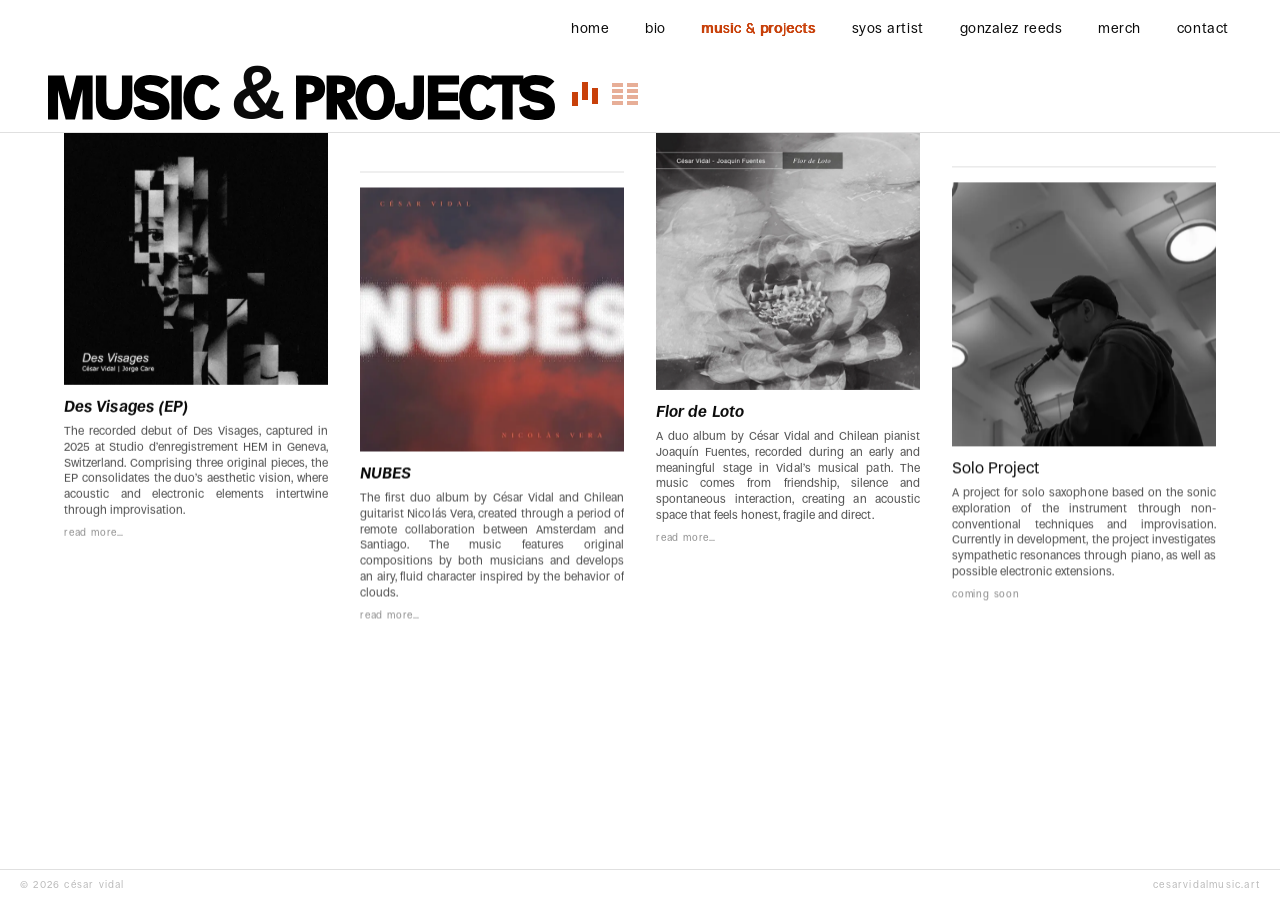
<file: music-projects.html>
<!DOCTYPE html>
<html lang="en">
<head>
  <meta charset="UTF-8" />

  <!-- Read navigation intent before waiting for external styles or scripts. -->
  <script>
    (function () {
      try {
        const previewSeed = Number(new URL(location.href).searchParams.get('cv-scene-preview'));
        if (Number.isInteger(previewSeed) && previewSeed > 0 && previewSeed <= 0xffffffff) {
          // Preparing the layout must not consume the real navigation's intent.
          window.cvMusicTransitionSeed = previewSeed;
          window.cvMusicTransitionPreview = true;
          return;
        }
        const key = "cv-page-transition";
        const raw = sessionStorage.getItem(key);
        sessionStorage.removeItem(key);
        const state = raw ? JSON.parse(raw) : null;
        const age = state ? Date.now() - Number(state.time) : Infinity;
        if (state && state.target === location.pathname && age >= 0 && age < 60000) {
          document.documentElement.classList.add("cv-transition-incoming");
          document.documentElement.classList.add("cv-transition-to-music-live");
          if (Number.isInteger(state.seed) && state.seed > 0 && state.seed <= 0xffffffff) {
            window.cvMusicTransitionSeed = state.seed;
          }
          if (typeof state.preview === 'string' && state.preview.length < 1500000 &&
              /^data:image\/(?:webp|png);base64,[A-Za-z0-9+/=]+$/.test(state.preview)) {
            document.documentElement.style.setProperty('--cv-transition-live-image', `url("${state.preview}")`);
          }
        }
      } catch (error) {
        // Navigation remains available when storage is blocked.
      }
    })();
  </script>
  <link rel="stylesheet" href="css/page-transition.css?v=21" />
  <script defer src="gallery-transition.js?v=1"></script>
  <script defer src="page-transition.js?v=21" onerror="document.documentElement.classList.remove('cv-transition-incoming', 'cv-transition-to-music-live'); document.documentElement.style.removeProperty('--cv-transition-live-image')"></script>

  <meta name="viewport" content="width=device-width, initial-scale=1.0" />
  <meta name="description" content="Music & Projects — César Vidal." />
  <title>Music & Projects — César Vidal</title>

  <link rel="preload" href="fonts/Ronzino-BoldOblique.woff2" as="font" type="font/woff2" crossorigin />
  <link rel="preload" href="fonts/Ronzino-Regular.woff2" as="font" type="font/woff2" crossorigin />
  <link rel="preload" href="fonts/Ronzino-Oblique.woff2" as="font" type="font/woff2" crossorigin />

  <link rel="icon" href="favicon.ico?v=7" sizes="any">
  <link rel="icon" href="favicon.svg?v=7" type="image/svg+xml">
  <link rel="apple-touch-icon" href="apple-touch-icon.png?v=7">
  <script defer src="favicon.js?v=7"></script>

  <link rel="preload" as="image" href="img/cover-des-visages.webp" type="image/webp" fetchpriority="high">
  <link rel="preload" as="image" href="img/cover-nubes.webp" type="image/webp" fetchpriority="high">
  <link rel="preload" as="image" href="img/cover-spam.webp" type="image/webp" fetchpriority="high">
  <link rel="preload" as="image" href="img/cover-artikulation-band.webp" type="image/webp" fetchpriority="high">
  <link rel="preload" as="image" href="img/cover-solo-project.webp" type="image/webp" fetchpriority="high">
  <link rel="preload" as="image" href="img/cover-des-visages-ep.webp" type="image/webp" fetchpriority="high">
  <link rel="preload" as="image" href="img/cover-aleas.webp" type="image/webp" fetchpriority="high">
  <link rel="preload" as="image" href="img/cover-flor-de-loto.webp" type="image/webp" fetchpriority="high">

  <link rel="stylesheet" href="css/style.css?v=17" />
  <link rel="preload" href="img/title-berlin-word-music-v1.svg" as="image" type="image/svg+xml" />
  <link rel="preload" href="img/title-berlin-word-projects-v1.svg" as="image" type="image/svg+xml" />
  <link rel="stylesheet" href="css/title-berlin.css?v=3" />
  <link rel="stylesheet" href="css/music-projects-views.css?v=6" />

  <style>
    html, body {
      height: 100%;
      overflow: hidden;
      background: #ffffff;
    }

    .cv-page {
      height: 100vh;
      display: flex;
      flex-direction: column;
      overflow: hidden;
      background: #ffffff;
    }

    .cv-page-content {
      flex: 1;
      display: flex;
      flex-direction: column;
      min-height: 0;
      padding-top: 0;
    }

    .cv-mp-stage {
      --cv-mp-stage-height: calc(100vh - (var(--nav-height) * 2) - 52px);
      --cv-mp-frame-color: #E0E0E0;
      --cv-mp-frame-width: 1px;
      position: relative;
      flex: none;
      min-height: 0;
      height: var(--cv-mp-stage-height);
      padding: 0 var(--pad-x);
      display: flex;
      gap: 0;
      overflow: hidden;
    }

    .cv-mp-col {
      flex: 1;
      position: relative;
      z-index: 1;
      overflow: visible;
    }

    .cv-mp-col:hover {
      z-index: 2;
    }

    .cv-mp-track {
      position: absolute;
      top: 0;
      left: 0;
      right: 0;
      will-change: transform;
    }

    .cv-mp-card {
      display: flex;
      flex-direction: column;
      align-items: flex-start;
      padding: 1rem 1rem 1.15rem;
      background: #ffffff;
      height: 75vh;
      /* At most two reserved cards per column, including the 5% hover growth. */
      min-height: calc((var(--cv-mp-stage-height) + 5px) / 0.95);
      box-sizing: border-box;
      text-decoration: none;
      color: #0A0A0A;
      gap: 0.82rem;
      transition: background-color 0.35s ease, transform 0.35s ease;
      transform-origin: center center;
      position: relative;
      z-index: 1;
    }

    .cv-mp-card:hover {
      background-color: var(--hover-color, #ffffff);
      transform: scale(1.05);
      z-index: 2;
    }

    .cv-mp-card::after {
      content: "";
      position: absolute;
      inset: 0 1rem;
      /* Each shared horizontal edge is drawn once, with no side borders. */
      box-shadow: inset 0 var(--cv-mp-frame-width) 0 var(--cv-mp-frame-color);
      pointer-events: none;
      transition: opacity 0.2s ease;
    }

    .cv-mp-card:hover::after {
      opacity: 0;
    }

    .cv-mp-card--coming-soon {
      cursor: default;
    }

    .cv-mp-cover {
      width: 100%;
      aspect-ratio: 1 / 1;
      object-fit: cover;
      object-position: center;
      display: block;
      flex-shrink: 0;
    }

    .cv-mp-card-text {
      display: flex;
      flex-direction: column;
      gap: 0.44rem;
      min-height: 0;
      max-width: 100%;
      transition: transform 0.35s ease;
    }

    .cv-mp-card:hover .cv-mp-card-text {
      transform: translateY(-0.02rem);
    }

    .cv-mp-card-title {
      font-family: 'Ronzino', sans-serif;
      font-weight: 400;
      font-size: clamp(13px, 1.25vw, 18px);
      line-height: 1.16;
      letter-spacing: 0.005em;
      color: #0A0A0A;
      transition: color 0.35s ease;
    }

    .cv-mp-card-title em {
      font-style: italic;
    }

    .cv-mp-card-preview {
      display: -webkit-box;
      -webkit-line-clamp: 8;
      -webkit-box-orient: vertical;
      overflow: hidden;

      font-family: 'Ronzino', sans-serif;
      font-weight: 400;
      font-size: clamp(11.7px, 0.9vw, 13.8px);
      line-height: 1.36;
      letter-spacing: 0.001em;
      color: rgba(10,10,10,0.72);
      transition: color 0.35s ease;
    }

    .cv-mp-card-preview em {
      font-style: italic;
    }

    .cv-mp-card-more {
      margin-top: 0.08rem;
      font-family: 'Ronzino', sans-serif;
      font-weight: 400;
      font-size: clamp(10px, 0.78vw, 11.8px);
      line-height: 1.2;
      letter-spacing: 0.08em;
      text-transform: lowercase;
      color: rgba(10,10,10,0.46);
      transition: color 0.35s ease;
    }

    .cv-mp-coming-soon {
      margin-top: 0.08rem;
      font-family: 'Ronzino', sans-serif;
      font-weight: 400;
      font-size: clamp(10px, 0.78vw, 11.8px);
      line-height: 1.2;
      letter-spacing: 0.08em;
      text-transform: lowercase;
      color: rgba(10,10,10,0.48);
      transition: color 0.35s ease;
    }

    .cv-mp-footer {
      flex-shrink: 0;
      padding: 0.55rem clamp(0.5rem, 2vw, 1.25rem);
      display: flex;
      justify-content: space-between;
      align-items: center;
      border-top: 0.5px solid #E0E0E0;
      background: #fff;
    }

    .cv-mp-footer span {
      font-family: 'Ronzino', sans-serif;
      font-size: 10px;
      letter-spacing: 0.12em;
      text-transform: lowercase;
      color: #bbb;
    }

    .cv-page-hero {
      padding-top: calc(var(--nav-height) + 0.75rem);
      flex-shrink: 0;
    }

    .cv-nav-soon {
      position: relative;
    }

    .cv-nav-soon > a {
      cursor: default;
    }

    .cv-nav-soon-bubble {
      position: absolute;
      top: calc(100% + 0.55rem);
      left: 50%;
      transform: translateX(-50%) translateY(-0.15rem);
      opacity: 0;
      pointer-events: none;

      padding: 0.34rem 0.52rem 0.38rem;
      border-radius: 999px;

      font-family: 'Ronzino', sans-serif;
      font-size: 10px;
      line-height: 1;
      letter-spacing: 0.08em;
      text-transform: lowercase;
      white-space: nowrap;

      color: #ffffff;
      background: var(--accent);

      transition:
        opacity 0.25s ease,
        transform 0.25s ease;
    }

    .cv-nav-soon:hover .cv-nav-soon-bubble {
      opacity: 1;
      transform: translateX(-50%) translateY(0);
    }
  </style>
</head>

<body>
  <div class="cv-transition-entering" aria-hidden="true"></div>
  <div class="cv-page" data-page-transition-content>

    <nav class="cv-nav cv-nav--light">
      <ul>
        <li><a href="index.html">home</a></li>
        <li><a href="bio.html">bio</a></li>
        <li><a href="music-projects.html" class="active">music &amp; projects</a></li>
        <li><a href="https://syos.co/en/blogs/our-artists/cesar-vidal" target="_blank" rel="noopener">syos artist</a></li>
        <li><a href="gonzalez-reeds.html">gonzalez reeds</a></li>
        <li class="cv-nav-soon">
          <a href="#" aria-disabled="true">merch</a>
          <span class="cv-nav-soon-bubble">coming soon</span>
        </li>
        <li><a href="contact.html">contact</a></li>
      </ul>
    </nav>

    <main class="cv-page-content">

      <div class="cv-page-hero">
        <h1 class="cv-page-title cv-title-berlin cv-title-berlin--black cv-title-berlin--music" aria-label="MUSIC &amp; PROJECTS">
          <img class="cv-title-berlin-art" src="img/title-berlin-word-music-v1.svg" alt="" aria-hidden="true" width="3305" height="867" style="--cv-berlin-width:3.22753906" fetchpriority="high">
          <span class="cv-music-ampersand" aria-hidden="true">&amp;</span>
          <img class="cv-title-berlin-art" src="img/title-berlin-word-projects-v1.svg" alt="" aria-hidden="true" width="4982" height="867" style="--cv-berlin-width:4.86523438" fetchpriority="high">
        </h1>
        <div class="cv-mp-view-controls" role="group" aria-label="Project view" hidden>
          <button class="cv-mp-view-button" type="button" data-view="moving" aria-label="Moving columns" title="Moving columns" aria-pressed="true" aria-controls="stage">
            <svg viewBox="0 0 28 28" aria-hidden="true" focusable="false"><path d="M1 12h6v14H1zM11 2h6v18h-6zM21 8h6v16h-6z"/></svg>
          </button>
          <button class="cv-mp-view-button" type="button" data-view="overview" aria-label="All projects" title="All projects" aria-pressed="false" aria-controls="stage">
            <svg viewBox="0 0 28 28" aria-hidden="true" focusable="false"><path d="M1 3h11v4H1zM16 3h11v4H16zM1 9h11v4H1zM16 9h11v4H16zM1 15h11v4H1zM16 15h11v4H16zM1 21h11v4H1zM16 21h11v4H16z"/></svg>
          </button>
        </div>
      </div>

      <div class="cv-mp-stage" id="stage">

        <div class="cv-mp-col">
          <div class="cv-mp-track" id="track0"></div>
        </div>

        <div class="cv-mp-col">
          <div class="cv-mp-track" id="track1"></div>
        </div>

        <div class="cv-mp-col">
          <div class="cv-mp-track" id="track2"></div>
        </div>

        <div class="cv-mp-col">
          <div class="cv-mp-track" id="track3"></div>
        </div>

      </div>
    </main>

    <footer class="cv-mp-footer">
      <span>© 2026 César Vidal</span>
      <span>cesarvidalmusic.art</span>
    </footer>

  </div>

  <script src="music-projects-views.js?v=5"></script>
  <script>
    const IS_TRANSITION_PREVIEW = window.cvMusicTransitionPreview === true;
    let projectSeed = window.cvMusicTransitionSeed;
    function projectRandom() {
      if (!Number.isInteger(projectSeed)) return Math.random();
      projectSeed ^= projectSeed << 13;
      projectSeed ^= projectSeed >>> 17;
      projectSeed ^= projectSeed << 5;
      return (projectSeed >>> 0) / 0x100000000;
    }
    const SPEEDS = [22, 30, 18, 26];

    const DIRS = [1, -1, 1, -1];

    const stageEl = document.getElementById("stage");

    const trackEls = [
      document.getElementById("track0"),
      document.getElementById("track1"),
      document.getElementById("track2"),
      document.getElementById("track3")
    ];

    const PROJECTS = [
      {
        title: "Des Visages",
        image: "img/cover-des-visages.webp",
        link: "des-visages.html",
        preview: "A Europe-based duo of saxophone and live electronics created by Chilean musicians Jorge Care and César Vidal. Their music unfolds through spontaneous interaction, prepared saxophone, synthesizers, controllers and digital environments, weaving sonic narratives that blur the boundaries between acoustic and electronic sound."
      },
      {
        title: "NUBES",
        image: "img/cover-nubes.webp",
        link: "nubes.html",
        italic: true,
        preview: "The first duo album by César Vidal and Chilean guitarist Nicolás Vera, created through a period of remote collaboration between Amsterdam and Santiago. The music features original compositions by both musicians and develops an airy, fluid character inspired by the behavior of clouds."
      },
      {
        title: "SPAM",
        image: "img/cover-spam.webp",
        link: "spam.html",
        italic: true,
        preview: "The second release by César Vidal and Nicolás Vera, recorded between January and February 2026. The EP expands the duo’s acoustic foundation through electronic textures, analog effects, synthesizers and subtle sound processing, while continuing their exploration of sound, texture, melody and harmony."
      },
      {
        title: "César Vidal & Artikulation Band",
        image: "img/cover-artikulation-band.webp",
        link: "artikulation-band.html",
        preview: "A multicultural contemporary jazz quintet based in the Netherlands, bringing together musicians from Chile, Italy, Portugal and the Basque Country. The group explores the intersection between acoustic and electronic sound worlds through composition, improvisation and live electronics."
      },
      {
        title: "Solo Project",
        image: "img/cover-solo-project.webp",
        link: null,
        comingSoon: true,
        preview: "A project for solo saxophone based on the sonic exploration of the instrument through non-conventional techniques and improvisation. Currently in development, the project investigates sympathetic resonances through piano, as well as possible electronic extensions."
      },
      {
        title: "Des Visages (EP)",
        image: "img/cover-des-visages-ep.webp",
        link: "des-visages-ep.html",
        italic: true,
        preview: "The recorded debut of Des Visages, captured in 2025 at Studio d’enregistrement HEM in Geneva, Switzerland. Comprising three original pieces, the EP consolidates the duo’s aesthetic vision, where acoustic and electronic elements intertwine through improvisation."
      },
      {
        title: "aleas",
        image: "img/cover-aleas.webp",
        link: "aleas.html",
        italic: true,
        preview: "The second recording project by Des Visages, recorded at Dijktheater in Amsterdam. The album emerged from the duo’s interest in improvisation in its most direct form, where chance, risk, listening and real-time interaction shape the music as it unfolds."
      },
      {
        title: "Flor de Loto",
        image: "img/cover-flor-de-loto.webp",
        link: "flor-de-loto.html",
        italic: true,
        preview: "A duo album by César Vidal and Chilean pianist Joaquín Fuentes, recorded during an early and meaningful stage in Vidal’s musical path. The music comes from friendship, silence and spontaneous interaction, creating an acoustic space that feels honest, fragile and direct."
      }
    ];

    const HOVER_COLORS = [
      "#242017",
      "#2c5544",
      "#ed6551",
      "#efd06f"
    ];

    const DARK_HOVER_COLORS = [
      "#242017",
      "#2c5544"
    ];

    const offsets = [0, 0, 0, 0];

    let cardHeight = 0;
    let stageHeight = 0;
    let lastTime = null;
    let reservedCards = new Set();
    let motionRunning = !IS_TRANSITION_PREVIEW;
    let motionFrame = null;
    let motionObserver = null;
    let motionPrepared = false;

    function preloadProjectImages() {
      const loaders = PROJECTS.map(project => {
        return new Promise(resolve => {
          const img = new Image();

          img.onload = () => resolve();
          img.onerror = () => resolve();

          img.decoding = "async";
          img.loading = "eager";
          img.src = project.image;
        });
      });

      return Promise.all(loaders);
    }

    function shuffle(array) {
      const copy = [...array];

      for (let i = copy.length - 1; i > 0; i--) {
        const j = Math.floor(projectRandom() * (i + 1));
        [copy[i], copy[j]] = [copy[j], copy[i]];
      }

      return copy;
    }

    function setCardProject(card, project) {
      card.dataset.project = project.title;

      card.classList.remove("cv-mp-card--coming-soon");
      card.removeAttribute("aria-disabled");

      if (project.link) {
        card.href = project.link;
      } else {
        card.removeAttribute("href");
        card.setAttribute("aria-disabled", "true");
        card.classList.add("cv-mp-card--coming-soon");
      }

      card.innerHTML = `
        <img class="cv-mp-cover" src="${project.image}" alt="${project.title}" loading="eager" decoding="async" fetchpriority="high" />
        <span class="cv-mp-card-text">
          <span class="cv-mp-card-title">
            ${project.italic ? "<em>" + project.title + "</em>" : project.title}
          </span>
          <span class="cv-mp-card-preview">
            ${project.preview}
          </span>
          ${
            project.comingSoon
              ? '<span class="cv-mp-coming-soon">coming soon</span>'
              : '<span class="cv-mp-card-more">read more…</span>'
          }
        </span>
      `;

      card.style.removeProperty("--hover-color");
    }

    function createCard(project) {
      const card = document.createElement("a");

      card.className = "cv-mp-card";

      setCardProject(card, project);
      addHover(card);

      card.addEventListener("click", event => {
        if (card.classList.contains("cv-mp-card--coming-soon")) {
          event.preventDefault();
        }
      });

      return card;
    }

    function applyHoverTextColor(card, color) {
      const textElements = card.querySelectorAll(
        ".cv-mp-card-title, .cv-mp-card-preview, .cv-mp-card-more, .cv-mp-coming-soon"
      );

      textElements.forEach(element => {
        if (DARK_HOVER_COLORS.includes(color)) {
          element.style.color = "#ffffff";
        } else {
          element.style.color = "#0A0A0A";
        }
      });
    }

    function clearHoverTextColor(card) {
      const textElements = card.querySelectorAll(
        ".cv-mp-card-title, .cv-mp-card-preview, .cv-mp-card-more, .cv-mp-coming-soon"
      );

      textElements.forEach(element => {
        element.style.color = "";
      });
    }

    function addHover(card) {
      let lastLeave = -Infinity;
      card.addEventListener("mouseenter", () => {
        if (card.closest(".cv-mp-overview")) return;
        // A shrinking card can briefly regain the pointer at a shared edge.
        // Keep its own color until its exit has finished, rather than flashing
        // a fresh random color during that same interaction.
        const color = performance.now() - lastLeave < 350
          ? card.style.getPropertyValue("--hover-color") || HOVER_COLORS[0]
          : HOVER_COLORS[
          Math.floor(Math.random() * HOVER_COLORS.length)
        ];

        card.style.setProperty("--hover-color", color);
        applyHoverTextColor(card, color);
      });

      card.addEventListener("mouseleave", () => {
        if (card.closest(".cv-mp-overview")) return;
        lastLeave = performance.now();
        // :hover restores white. Keep the color variable stable while the
        // background fades out; removing it can invalidate an in-flight style.
        clearHoverTextColor(card);
      });
    }

    function reserveVisibleProjects() {
      // Reserve just before entry, including the maximum hover overhang.
      // Use layout coordinates so page fades and current hover transforms
      // cannot change which projects are protected.
      const margin = cardHeight * 0.025 + 2;
      const entering = trackEls.flatMap((track, i) => {
        const direction = DIRS[i] === 1 ? -1 : 1;
        const y = -2 * cardHeight + direction * offsets[i];

        return Array.from(track.children).filter((card, index) => {
          const top = y + index * cardHeight;
          return top < stageHeight + margin && top + cardHeight > -margin;
        });
      });

      // Keep projects already on screen. Only an incoming, offscreen card
      // may receive a different project; future buffer cards reserve nothing.
      entering.sort((a, b) => Number(reservedCards.has(b)) - Number(reservedCards.has(a)));
      const blocked = [];
      entering.forEach(card => {
        if (blocked.includes(card.dataset.project)) {
          setCardProject(card, pickProject(blocked));
        }
        blocked.push(card.dataset.project);
      });
      reservedCards = new Set(entering);
    }

    function pickProject(blockedTitles = []) {
      const available = PROJECTS.filter(project => {
        return !blockedTitles.includes(project.title);
      });

      return available[
        Math.floor(projectRandom() * available.length)
      ];
    }

    function measureCardHeight() {
      const testCard = document.createElement("a");

      testCard.className = "cv-mp-card";
      testCard.style.visibility = "hidden";
      testCard.style.pointerEvents = "none";

      testCard.innerHTML = `
        <span class="cv-mp-card-title">measure</span>
      `;

      trackEls[0].appendChild(testCard);

      // Keep fractional CSS pixels, even during the incoming page transform.
      cardHeight = parseFloat(getComputedStyle(testCard).height);
      stageHeight = parseFloat(getComputedStyle(stageEl).height);

      trackEls[0].removeChild(testCard);

      if (!Number.isFinite(cardHeight) || cardHeight < 100) {
        cardHeight = window.innerHeight * 0.75;
      }
    }

    function buildInitialGallery() {
      const deck = shuffle(PROJECTS);
      const visibleSlots = Math.max(2, Math.ceil(stageEl.clientHeight / cardHeight));
      let index = 0;

      trackEls.forEach((track, i) => {
        track.innerHTML = "";

        // Two leading cards keep newly recycled nodes outside the viewport,
        // including downward motion and fractional-frame overshoot.
        for (let j = 2; j > 0; j--) {
          track.appendChild(
            createCard(deck[(index + deck.length - j) % deck.length])
          );
        }

        for (let j = 0; j < visibleSlots; j++) {
          const project = deck[index % deck.length];
          index++;

          track.appendChild(
            createCard(project)
          );
        }

        track.appendChild(
          createCard(deck[index % deck.length])
        );

        offsets[i] = 0;

        applyTransform(i);
      });

      reserveVisibleProjects();
    }

    function applyTransform(i) {
      const direction = DIRS[i] === 1 ? -1 : 1;
      const y = -2 * cardHeight + direction * offsets[i];

      trackEls[i].style.transform = `translateY(${y}px)`;
    }

    function recycleColumn(i) {
      const track = trackEls[i];
      const departingCard = DIRS[i] === 1
        ? track.firstElementChild
        : track.lastElementChild;
      // Buffers are assigned provisionally; reserve their project near entry.
      const newCard = createCard(pickProject());

      if (departingCard) departingCard.remove();

      if (DIRS[i] === 1) {
        track.appendChild(newCard);
      } else {
        track.insertBefore(newCard, track.firstElementChild);
      }

      offsets[i] -= cardHeight;
    }

    function advanceGallery(dt) {
      trackEls.forEach((track, i) => {
        offsets[i] += SPEEDS[i] * dt;

        while (offsets[i] >= cardHeight) {
          recycleColumn(i);
        }

        applyTransform(i);
      });

      if (!motionPrepared) reserveVisibleProjects();
    }

    function prepareGalleryMotion(seconds) {
      // Plan which unique cards will occupy the moving destination. Recycling
      // happens while hidden, then positions rewind so their real travel can
      // start during reordering without changing a proxy's project midway.
      advanceGallery(seconds);
      const preferred = new Set(reservedCards);
      trackEls.forEach((track, i) => {
        offsets[i] -= SPEEDS[i] * seconds;
        applyTransform(i);
      });
      motionPrepared = true;
      return { preferred, release() {
        motionPrepared = false;
        reserveVisibleProjects();
      } };
    }

    function animate(ts) {
      if (!motionRunning) return;
      if (lastTime === null) {
        lastTime = ts;
      }

      const dt = (ts - lastTime) / 1000;
      lastTime = ts;
      advanceGallery(dt);

      if (motionObserver) motionObserver(SPEEDS.map((speed, i) => (DIRS[i] === 1 ? -1 : 1) * speed * dt));
      motionFrame = requestAnimationFrame(animate);
    }

    function pauseGallery() {
      motionRunning = false;
      cancelAnimationFrame(motionFrame);
      lastTime = null;
    }

    function resumeGallery() {
      if (IS_TRANSITION_PREVIEW || motionRunning) return;
      motionRunning = true;
      lastTime = null;
      motionFrame = requestAnimationFrame(animate);
    }

    function resizeGallery() {
      if (stageEl.classList.contains("cv-mp-stage--overview")) return;
      const previousHeight = cardHeight;
      measureCardHeight();

      trackEls.forEach((track, i) => {
        offsets[i] = offsets[i] * cardHeight / previousHeight;
        applyTransform(i);
      });

      reserveVisibleProjects();
    }

    function startGallery() {
      measureCardHeight();
      buildInitialGallery();
      window.addEventListener("resize", resizeGallery);
      motionFrame = requestAnimationFrame(animate);
      if (typeof window.cvInitProjectViews === "function") {
        window.cvInitProjectViews({
          stage: stageEl,
          tracks: trackEls,
          projects: PROJECTS,
          createCard,
          pause: pauseGallery,
          resume: resumeGallery,
          prepareMotion: prepareGalleryMotion,
          followMotion(observer) {
            motionObserver = observer;
            return () => { if (motionObserver === observer) motionObserver = null; };
          },
          resize: resizeGallery,
          hoverStyle: { colors: HOVER_COLORS, setText: applyHoverTextColor, clearText: clearHoverTextColor },
          resetHover(card) {
            card.classList.remove("cv-mp-card--leaving");
            card.style.removeProperty("--hover-color");
            clearHoverTextColor(card);
          }
        });
      }
    }

    const preloadLimit = new Promise(resolve => setTimeout(resolve, 2200));

    window.cvPageReady = Promise.race([
      preloadProjectImages(),
      preloadLimit
    ]).then(startGallery);
  </script>

  <script>
    document.querySelectorAll(".cv-nav-soon > a").forEach(link => {
      link.addEventListener("click", event => {
        event.preventDefault();
      });
    });
  </script>
</body>
</html>
</file>
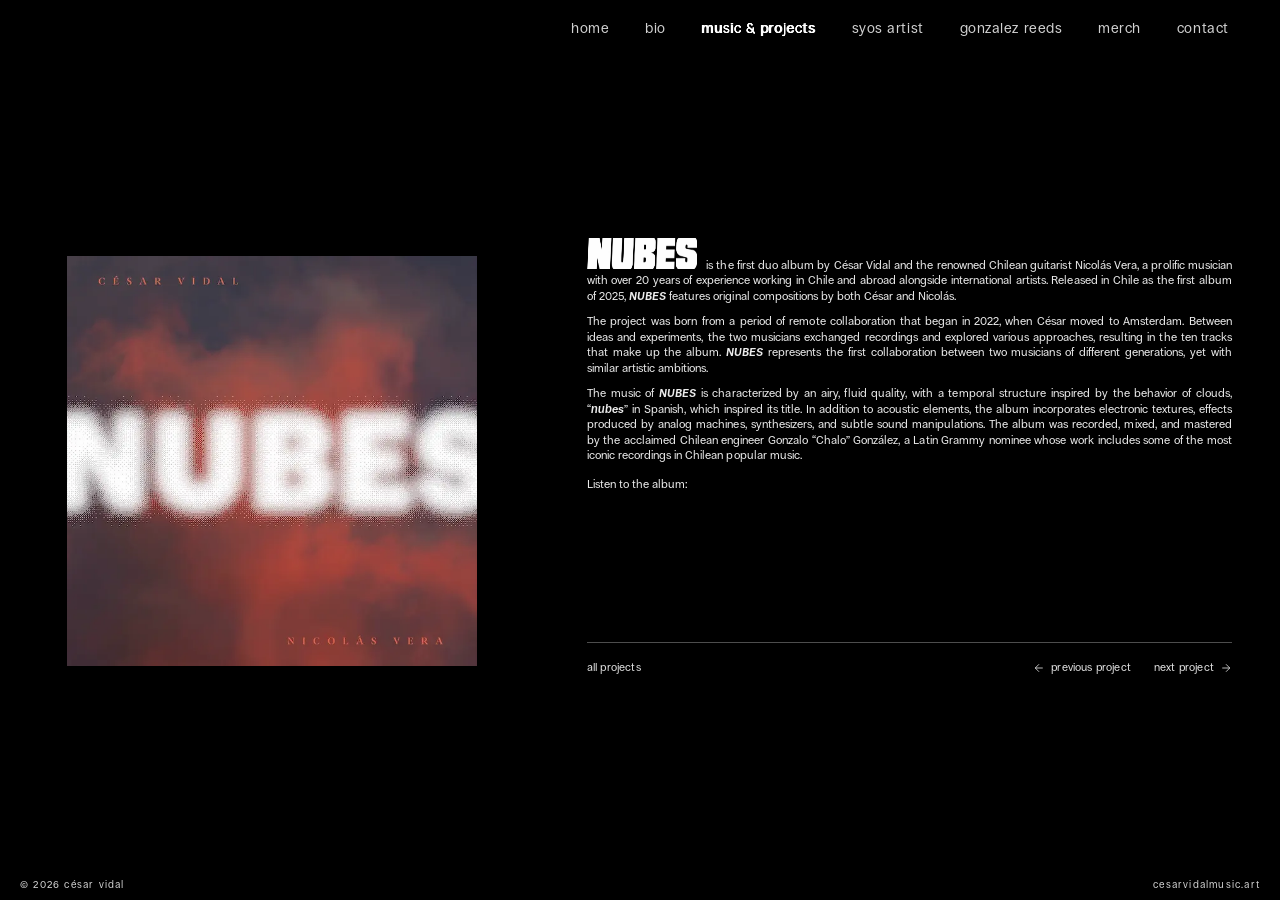
<file: nubes.html>
<!DOCTYPE html>
<html lang="en">
<head>
  <meta charset="UTF-8" />

  <!-- Read navigation intent before waiting for external styles or scripts. -->
  <script>
    (function () {
      try {
        const key = "cv-page-transition";
        const raw = sessionStorage.getItem(key);
        sessionStorage.removeItem(key);
        const state = raw ? JSON.parse(raw) : null;
        const age = state ? Date.now() - Number(state.time) : Infinity;
        if (state && state.target === location.pathname && age >= 0 && age < 60000) {
          document.documentElement.classList.add("cv-transition-incoming");
          document.documentElement.classList.add("cv-transition-to-nubes-photo");
        }
      } catch (error) {
        // Navigation remains available when storage is blocked.
      }
    })();
  </script>
  <link rel="stylesheet" href="css/page-transition.css?v=21" />
  <script defer src="gallery-transition.js?v=1"></script>
  <script defer src="page-transition.js?v=21" onerror="document.documentElement.classList.remove('cv-transition-incoming', 'cv-transition-to-nubes-photo')"></script>

  <meta name="viewport" content="width=device-width, initial-scale=1.0" />
  <meta name="description" content="NUBES — César Vidal" />
  <title>NUBES — César Vidal</title>

  <link rel="preload" href="fonts/Ronzino-BoldOblique.woff2" as="font" type="font/woff2" crossorigin />
  <link rel="preload" href="fonts/Ronzino-Regular.woff2" as="font" type="font/woff2" crossorigin />
  <link rel="preload" href="fonts/Ronzino-Oblique.woff2" as="font" type="font/woff2" crossorigin />
  <link rel="preload" as="image" href="img/cover-nubes.webp" type="image/webp" fetchpriority="high">
  <link rel="preload" as="image" href="img/title-nubes-v1.png" type="image/png" fetchpriority="high">
  <link rel="icon" href="favicon.ico?v=7" sizes="any">
<link rel="icon" href="favicon.svg?v=7" type="image/svg+xml">
<link rel="apple-touch-icon" href="apple-touch-icon.png?v=7">
<script defer src="favicon.js?v=7"></script>
  <link rel="stylesheet" href="css/style.css?v=17" />

  <style>
    html, body {
      height: 100%;
      overflow: hidden;
      background: #000;
    }

    .cv-page {
      position: relative;
      height: 100vh;
      overflow: hidden;
      background: #000;
    }

    .cv-nubes-bg-video {
      position: fixed;
      inset: 0;
      width: 100vw;
      height: 100vh;
      object-fit: cover;
      object-position: center center;
      z-index: 0;
      pointer-events: none;
    }

    .cv-nav {
      background: transparent;
      z-index: 5;
    }

    .cv-nav.cv-nav--dark a {
      color: rgba(255,255,255,0.82);
    }

    .cv-nav.cv-nav--dark a:hover {
  color: var(--accent);
}

    .cv-nav a.active {
      color: #ffffff;
      text-shadow: 0.35px 0 currentColor, -0.35px 0 currentColor;
    }

    .cv-page-content {
      position: relative;
      z-index: 2;
      height: 100vh;
      display: flex;
      flex-direction: column;
      min-height: 0;
      padding-top: var(--nav-height);
      box-sizing: border-box;
      background: transparent;
    }

    .cv-nubes-stage {
      flex: 1;
      min-height: 0;
      display: flex;
      align-items: center;
      justify-content: center;
      padding: 0 0 2.1rem;
      box-sizing: border-box;
    }

    .cv-nubes-panel {
      width: 100vw;
      height: min(70vh, 700px);
      min-height: 520px;
      background: rgba(0,0,0,0.60);
      box-sizing: border-box;
      display: grid;
      grid-template-columns: minmax(0, 0.42fr) minmax(0, 0.58fr);
      gap: clamp(1.4rem, 2.8vw, 3.2rem);
      align-items: center;
      padding: clamp(1.45rem, 2.55vw, 2.7rem) var(--pad-x);
    }

    .cv-nubes-artwork-wrap {
      width: 100%;
      height: 100%;
      min-width: 0;
      display: flex;
      align-items: center;
      justify-content: center;
      transform: translateX(-0.45cm);
    }

    .cv-nubes-cover {
      display: block;
      width: min(32vw, 460px);
      max-width: 100%;
      max-height: min(54vh, 520px);
      height: auto;
      object-fit: contain;
      box-shadow: 0 18px 42px rgba(0,0,0,0.32);
    }

    .cv-nubes-text-slot {
      width: 100%;
      max-width: 760px;
      min-width: 0;
      padding-left: 0.55cm;
      box-sizing: border-box;
      font-family: 'Ronzino', sans-serif;
      color: #ffffff;
    }

    .cv-nubes-opening {
      --run-in-copy-size: clamp(11.4px, .86vw, 13.4px);
      --run-in-copy-leading: 1.36;
      --run-in-paragraph-gap: .62rem;
      --run-in-title-height: clamp(30px, 2.4vw, 42px);
      --run-in-title-ratio: 3.6;
      --run-in-art-left: -5.723045%;
      --run-in-art-top: -47.96748%;
      --run-in-art-width: 112.723556%;
      --run-in-art-height: 193.224932%;
    }

    .cv-nubes-copy {
      margin: 0 0 0.62rem;
      font-size: clamp(11.4px, 0.86vw, 13.4px);
      line-height: 1.36;
      letter-spacing: 0.002em;
      color: rgba(255,255,255,0.92);
      text-align: justify;
      text-justify: inter-word;
    }

    .cv-nubes-copy em {
      font-style: italic;
    }

    .cv-nubes-copy:last-of-type {
      margin-bottom: 0;
    }

    .cv-nubes-listen-area {
      margin-top: clamp(0.75rem, 1.45vh, 1.05rem);
      display: flex;
      flex-direction: column;
      gap: 0.42rem;
    }

    .cv-nubes-release-note {
      margin: 0;
      font-size: clamp(11.4px, 0.86vw, 13.4px);
      line-height: 1.36;
      letter-spacing: 0.002em;
      color: rgba(255,255,255,0.92);
    }

    .cv-nubes-bandcamp {
      width: min(52%, 390px);
      min-width: 330px;
    }

    .cv-nubes-bandcamp iframe {
      display: block;
      width: 100%;
      height: 120px;
      border: 0;
    }

    .cv-nubes-footer {
      position: fixed;
      left: 0;
      right: 0;
      bottom: 0;
      z-index: 4;
      padding: 0.55rem clamp(0.5rem, 2vw, 1.25rem);
      display: flex;
      justify-content: space-between;
      align-items: center;
      background: transparent;
      border: 0;
      pointer-events: none;
    }

    .cv-nubes-footer span {
      font-family: 'Ronzino', sans-serif;
      font-size: 10px;
      letter-spacing: 0.12em;
      text-transform: lowercase;
      color: rgba(255,255,255,0.82);
    }
  </style>
  <link rel="stylesheet" href="css/inline-project-heading.css?v=2" />
  <link rel="stylesheet" href="css/project-navigation.css?v=2" />
</head>

<body>
  <div class="cv-transition-entering" aria-hidden="true"></div>
  <div class="cv-page" data-page-transition-content>

    <video class="cv-nubes-bg-video" autoplay muted loop playsinline preload="auto">
      <source src="videos/nubes.mp4" type="video/mp4">
    </video>

    <nav class="cv-nav cv-nav--dark">
      <ul>
        <li><a href="index.html">home</a></li>
        <li><a href="bio.html">bio</a></li>
        <li><a href="music-projects.html" class="active">music &amp; projects</a></li>
        <li><a href="https://syos.co/en/blogs/our-artists/cesar-vidal" target="_blank" rel="noopener">syos artist</a></li>
        <li><a href="gonzalez-reeds.html">gonzalez reeds</a></li>
<li class="cv-nav-soon">
  <a href="#" aria-disabled="true">merch</a>
  <span class="cv-nav-soon-bubble">coming soon</span>
</li>        <li><a href="contact.html">contact</a></li>
      </ul>
    </nav>

    <main class="cv-page-content">
      <section class="cv-nubes-stage">

        <div class="cv-nubes-panel">

          <div class="cv-nubes-artwork-wrap">
            <img
              class="cv-nubes-cover"
              src="img/cover-nubes.webp"
              alt="NUBES album cover"
              decoding="async"
              fetchpriority="high"
            />
          </div>

          <article class="cv-nubes-text-slot">
            <div class="cv-nubes-opening cv-run-in-opening">
              <h1 class="cv-page-title cv-run-in-title">
                <span class="cv-run-in-title-label">NUBES</span>
                <span class="cv-run-in-title-art" aria-hidden="true">
                  <img src="img/title-nubes-v1.png" alt="" width="2206" height="713" decoding="async" onerror="this.closest('h1').classList.add('cv-run-in-fallback')">
                </span>
              </h1>
            <p class="cv-nubes-copy">
              is the first duo album by César Vidal and the renowned Chilean guitarist Nicolás Vera, a prolific musician with over 20 years of experience working in Chile and abroad alongside international artists. Released in Chile as the first album of 2025, <em>NUBES</em> features original compositions by both César and Nicolás.
            </p>
            </div>

            <p class="cv-nubes-copy">
              The project was born from a period of remote collaboration that began in 2022, when César moved to Amsterdam. Between ideas and experiments, the two musicians exchanged recordings and explored various approaches, resulting in the ten tracks that make up the album. <em>NUBES</em> represents the first collaboration between two musicians of different generations, yet with similar artistic ambitions.
            </p>

            <p class="cv-nubes-copy">
              The music of <em>NUBES</em> is characterized by an airy, fluid quality, with a temporal structure inspired by the behavior of clouds, “<em>nubes</em>” in Spanish, which inspired its title. In addition to acoustic elements, the album incorporates electronic textures, effects produced by analog machines, synthesizers, and subtle sound manipulations. The album was recorded, mixed, and mastered by the acclaimed Chilean engineer Gonzalo “Chalo” González, a Latin Grammy nominee whose work includes some of the most iconic recordings in Chilean popular music.
            </p>

            <div class="cv-nubes-listen-area">
              <p class="cv-nubes-release-note">
                Listen to the album:
              </p>

              <div class="cv-nubes-bandcamp">
                <iframe
                  src="https://bandcamp.com/EmbeddedPlayer/album=1691127146/size=large/bgcol=333333/linkcol=c8400a/tracklist=false/artwork=none/transparent=true/"
                  seamless>
                  <a href="https://cesarvidal.bandcamp.com/album/nubes">NUBES by César Vidal, Nicolás Vera</a>
                </iframe>
              </div>
            </div>
            <nav class="cv-project-nav" aria-label="Project navigation">
              <a class="cv-project-nav-all" href="music-projects.html">all projects</a>
              <a class="cv-project-nav-previous" href="des-visages.html" rel="prev" aria-label="Previous project: Des Visages" title="Des Visages">
                <svg viewBox="0 0 16 16" aria-hidden="true" focusable="false"><path d="M13 8H3m5-5L3 8l5 5"/></svg><span>previous<span class="cv-project-nav-context"> project</span></span>
              </a>
              <a class="cv-project-nav-next" href="spam.html" rel="next" aria-label="Next project: SPAM" title="SPAM">
                <span>next<span class="cv-project-nav-context"> project</span></span><svg viewBox="0 0 16 16" aria-hidden="true" focusable="false"><path d="M3 8h10M8 3l5 5-5 5"/></svg>
              </a>
            </nav>
          </article>

        </div>

      </section>
    </main>

    <footer class="cv-nubes-footer">
      <span>© 2026 César Vidal</span>
      <span>cesarvidalmusic.art</span>
    </footer>

  </div>
  <script>
  document.querySelectorAll(".cv-nav-soon > a").forEach(link => {
    link.addEventListener("click", event => {
      event.preventDefault();
    });
  });
</script>
</body>
</html>
</file>
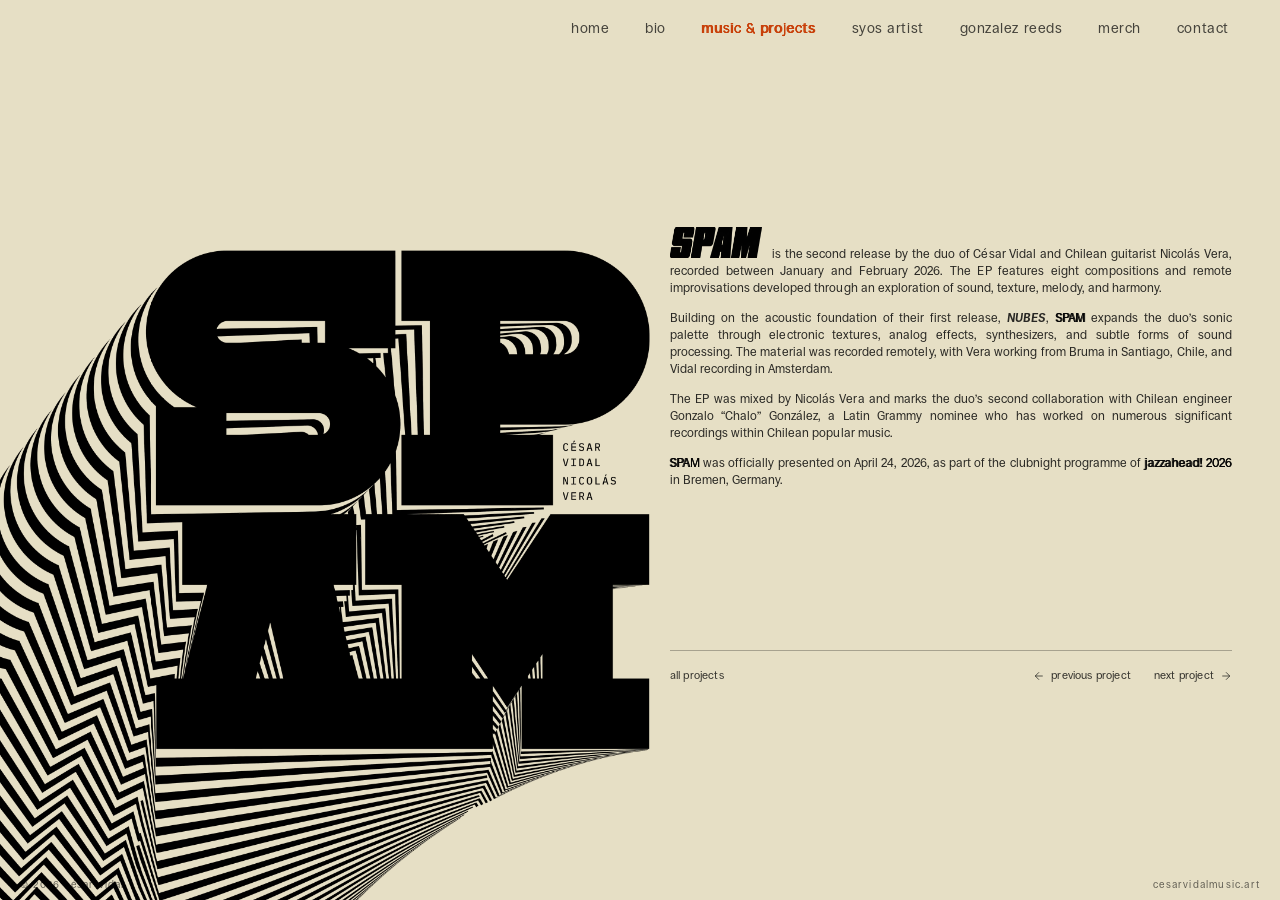
<file: spam.html>
<!DOCTYPE html>
<html lang="en">
<head>
  <meta charset="UTF-8" />

  <!-- Read navigation intent before waiting for external styles or scripts. -->
  <script>
    (function () {
      try {
        const key = "cv-page-transition";
        const raw = sessionStorage.getItem(key);
        sessionStorage.removeItem(key);
        const state = raw ? JSON.parse(raw) : null;
        const age = state ? Date.now() - Number(state.time) : Infinity;
        if (state && state.target === location.pathname && age >= 0 && age < 60000) {
          document.documentElement.classList.add("cv-transition-incoming");
          document.documentElement.classList.add("cv-transition-to-spam-photo");
        }
      } catch (error) {
        // Navigation remains available when storage is blocked.
      }
    })();
  </script>
  <link rel="stylesheet" href="css/page-transition.css?v=21" />
  <script defer src="gallery-transition.js?v=1"></script>
  <script defer src="page-transition.js?v=21" onerror="document.documentElement.classList.remove('cv-transition-incoming', 'cv-transition-to-spam-photo')"></script>

  <meta name="viewport" content="width=device-width, initial-scale=1.0" />
  <meta name="description" content="SPAM — César Vidal" />
  <title>SPAM — César Vidal</title>

  <link rel="preload" href="fonts/Ronzino-BoldOblique.woff2" as="font" type="font/woff2" crossorigin />
  <link rel="preload" href="fonts/Ronzino-Regular.woff2" as="font" type="font/woff2" crossorigin />
  <link rel="preload" href="fonts/Ronzino-Oblique.woff2" as="font" type="font/woff2" crossorigin />
  <link rel="preload" as="image" href="img/spam-corner-static.webp" type="image/webp" fetchpriority="high">
  <link rel="preload" as="image" href="img/title-projects-inline-v1.png" type="image/png" fetchpriority="high">
  <link rel="icon" href="favicon.ico?v=7" sizes="any">
<link rel="icon" href="favicon.svg?v=7" type="image/svg+xml">
<link rel="apple-touch-icon" href="apple-touch-icon.png?v=7">
<script defer src="favicon.js?v=7"></script>
  <link rel="stylesheet" href="css/style.css?v=17" />

  <style>
    :root {
      --spam-cream: #E6DFC5;
      --spam-black: #050505;
    }

    html, body {
      height: 100%;
      overflow: hidden;
      background: var(--spam-cream);
    }

    .cv-page {
      position: relative;
      height: 100vh;
      overflow: hidden;
      background: var(--spam-cream);
    }

    .cv-nav {
      background: transparent;
      z-index: 5;
    }

    .cv-nav.cv-nav--light a {
      color: rgba(5,5,5,0.72);
    }

    .cv-nav.cv-nav--light a:hover {
      color: var(--accent);
    }

    .cv-nav a.active {
      color: var(--accent);
      text-shadow: 0.35px 0 currentColor, -0.35px 0 currentColor;
    }

    .cv-page-content {
      position: relative;
      z-index: 2;
      height: 100vh;
      display: flex;
      flex-direction: column;
      min-height: 0;
      padding-top: var(--nav-height);
      box-sizing: border-box;
      background: transparent;
    }

    .cv-spam-stage {
      flex: 1;
      min-height: 0;
      display: grid;
      grid-template-columns: minmax(0, 0.53fr) minmax(0, 0.47fr);
      align-items: center;
      gap: clamp(1.4rem, 2.8vw, 3.2rem);
      padding: 0 var(--pad-x) 2.3rem 0;
      box-sizing: border-box;
    }

    .cv-spam-artwork-wrap {
      width: 100%;
      min-width: 0;
      height: 100%;
      display: flex;
      align-items: flex-end;
      justify-content: flex-start;
      overflow: visible;
      pointer-events: none;
      z-index: 1;
    }

    .cv-spam-artwork-img {
      position: fixed;
      left: 0;
      bottom: 0;
      display: block;
      width: min(56vw, 700px);
      max-width: calc((100vw - var(--pad-x)) * 0.53);
      height: auto;
      object-fit: contain;
      background: transparent;
      z-index: 1;
      pointer-events: none;
      user-select: none;
      animation: spamPhotoBlur 50s ease-in-out infinite;
      will-change: filter;
    }

    @keyframes spamPhotoBlur {
      0%   { filter: blur(0px) brightness(1); }
      50%  { filter: blur(9px) brightness(0.88); }
      100% { filter: blur(0px) brightness(1); }
    }

    .cv-spam-text-panel {
      width: 100%;
      max-width: 680px;
      min-width: 0;
      font-family: 'Ronzino', sans-serif;
      color: var(--spam-black);
      justify-self: start;
      position: relative;
      z-index: 3;
    }

    .cv-spam-opening {
      --run-in-copy-size: clamp(12px, .92vw, 14.2px);
      --run-in-copy-leading: 1.43;
      --run-in-paragraph-gap: .78rem;
      --run-in-title-height: clamp(30px, 2.4vw, 42px);
      --run-in-title-ratio: 3;
      --run-in-art-left: -69.09090909%;
      --run-in-art-top: -184.23645320%;
      --run-in-art-width: 233.84615385%;
      --run-in-art-height: 463.54679803%;
      --run-in-title-color: #050505;
      --run-in-art-filter: brightness(0);
    }

    .cv-page-title {
      margin: 0 0 clamp(1rem, 2vh, 1.45rem);
      color: var(--spam-black);
    }

    .cv-spam-copy {
      margin: 0 0 0.78rem;
      font-size: clamp(12px, 0.92vw, 14.2px);
      line-height: 1.43;
      letter-spacing: 0.002em;
      color: rgba(5,5,5,0.84);
      text-align: justify;
      text-justify: inter-word;
    }

    .cv-spam-copy em {
      font-style: italic;
    }

    .cv-spam-copy strong {
      font-weight: 400;
      text-shadow: 0.35px 0 currentColor, -0.35px 0 currentColor;
    }

    .cv-spam-bandcamp-area {
      margin-top: clamp(1rem, 2vh, 1.4rem);
      width: 100%;
      max-width: 520px;
    }

    .cv-spam-bandcamp-area iframe {
      display: block;
      width: 100%;
      height: 120px;
      border: 0;
    }

    .cv-spam-footer {
      position: fixed;
      left: 0;
      right: 0;
      bottom: 0;
      z-index: 4;
      padding: 0.55rem clamp(0.5rem, 2vw, 1.25rem);
      display: flex;
      justify-content: space-between;
      align-items: center;
      background: transparent;
      border: 0;
      pointer-events: none;
    }

    .cv-spam-footer span {
      font-family: 'Ronzino', sans-serif;
      font-size: 10px;
      letter-spacing: 0.12em;
      text-transform: lowercase;
      color: rgba(5,5,5,0.58);
    }
  </style>
  <link rel="stylesheet" href="css/inline-project-heading.css?v=2" />
  <link rel="stylesheet" href="css/project-navigation.css?v=2" />
</head>

<body>
  <div class="cv-transition-entering" aria-hidden="true"></div>
  <div class="cv-page" data-page-transition-content>

    <nav class="cv-nav cv-nav--light">
      <ul>
        <li><a href="index.html">home</a></li>
        <li><a href="bio.html">bio</a></li>
        <li><a href="music-projects.html" class="active">music &amp; projects</a></li>
        <li><a href="https://syos.co/en/blogs/our-artists/cesar-vidal" target="_blank" rel="noopener">syos artist</a></li>
        <li><a href="gonzalez-reeds.html">gonzalez reeds</a></li>
<li class="cv-nav-soon">
  <a href="#" aria-disabled="true">merch</a>
  <span class="cv-nav-soon-bubble">coming soon</span>
</li>        <li><a href="contact.html">contact</a></li>
      </ul>
    </nav>

    <main class="cv-page-content">
      <section class="cv-spam-stage">

        <div class="cv-spam-artwork-wrap">
          <img
            class="cv-spam-artwork-img"
            src="img/spam-corner-static.webp"
            alt="SPAM artwork"
            decoding="async"
            fetchpriority="high"
          />
          <script>
            window.cvPageReady = document.querySelector('.cv-spam-artwork-img').decode().catch(() => {});
          </script>
        </div>

        <article class="cv-spam-text-panel">
          <div class="cv-spam-opening cv-run-in-opening">
            <h1 class="cv-page-title cv-run-in-title">
              <span class="cv-run-in-title-label">SPAM</span>
              <span class="cv-run-in-title-art" aria-hidden="true">
                <img src="img/title-projects-inline-v1.png" width="1672" height="941" alt="" decoding="async" onerror="this.closest('h1').classList.add('cv-run-in-fallback')">
              </span>
            </h1>

            <p class="cv-spam-copy">
              is the second release by the duo of César Vidal and Chilean guitarist Nicolás Vera, recorded between January and February 2026. The EP features eight compositions and remote improvisations developed through an exploration of sound, texture, melody, and harmony.
            </p>
          </div>

          <p class="cv-spam-copy">
            Building on the acoustic foundation of their first release, <em>NUBES</em>, <strong>SPAM</strong> expands the duo’s sonic palette through electronic textures, analog effects, synthesizers, and subtle forms of sound processing. The material was recorded remotely, with Vera working from Bruma in Santiago, Chile, and Vidal recording in Amsterdam.
          </p>

          <p class="cv-spam-copy">
            The EP was mixed by Nicolás Vera and marks the duo’s second collaboration with Chilean engineer Gonzalo “Chalo” González, a Latin Grammy nominee who has worked on numerous significant recordings within Chilean popular music.
          </p>

          <p class="cv-spam-copy">
            <strong>SPAM</strong> was officially presented on April 24, 2026, as part of the clubnight programme of <strong>jazzahead! 2026</strong> in Bremen, Germany.
          </p>

          <div class="cv-spam-bandcamp-area">
            <iframe
              src="https://bandcamp.com/EmbeddedPlayer/album=2821956132/size=large/bgcol=333333/linkcol=c8400a/tracklist=false/artwork=none/transparent=true/"
              seamless>
              <a href="https://cesarvidal.bandcamp.com/album/spam-2">SPAM by César Vidal, Nicolás Vera</a>
            </iframe>
          </div>
          <nav class="cv-project-nav" aria-label="Project navigation">
            <a class="cv-project-nav-all" href="music-projects.html">all projects</a>
            <a class="cv-project-nav-previous" href="nubes.html" rel="prev" aria-label="Previous project: NUBES" title="NUBES">
              <svg viewBox="0 0 16 16" aria-hidden="true" focusable="false"><path d="M13 8H3m5-5L3 8l5 5"/></svg><span>previous<span class="cv-project-nav-context"> project</span></span>
            </a>
            <a class="cv-project-nav-next" href="artikulation-band.html" rel="next" aria-label="Next project: César Vidal &amp; Artikulation Band" title="César Vidal &amp; Artikulation Band">
              <span>next<span class="cv-project-nav-context"> project</span></span><svg viewBox="0 0 16 16" aria-hidden="true" focusable="false"><path d="M3 8h10M8 3l5 5-5 5"/></svg>
            </a>
          </nav>
        </article>

      </section>
    </main>

    <footer class="cv-spam-footer">
      <span>© 2026 César Vidal</span>
      <span>cesarvidalmusic.art</span>
    </footer>

  </div>
  <script>
  document.querySelectorAll(".cv-nav-soon > a").forEach(link => {
    link.addEventListener("click", event => {
      event.preventDefault();
    });
  });
</script>
</body>
</html>
</file>
<file: css/page-transition.css>
/* Shared navigation transition. Keep timing and visual settings in one place. */
:root {
  --cv-transition-ready: 1;
  --cv-transition-out-duration: 500ms;
  --cv-transition-in-duration: 650ms;
  --cv-transition-reduced-out-duration: 80ms;
  --cv-transition-reduced-in-duration: 100ms;
  --cv-transition-color-des-visages: #C40F14;
  --cv-transition-color-spam: #E6DFC5;
  --cv-transition-color-black: #000000;
  --cv-transition-color-white: #ffffff;
  --cv-artikulation-photo-position: center 60%;
  --cv-transition-photo-content-blur: 48px;
}

.cv-transition-entering,
.cv-transition-curtain {
  position: fixed;
  inset: 0;
  z-index: 2147483600;
  opacity: 0;
  pointer-events: none;
  background:
    radial-gradient(
      ellipse at 57% 63%,
      rgba(44, 85, 68, 0.18),
      transparent 75%
    ),
    #242017;
}

.cv-transition-curtain {
  transition: opacity var(--cv-transition-out-duration) cubic-bezier(0.40, 0, 0.22, 1);
}

.cv-transition-curtain.is-covered,
html.cv-transition-incoming .cv-transition-entering {
  opacity: 1;
  pointer-events: auto;
}

/* Preview only: match each page's background in both directions. */
html.cv-transition-from-des-visages {
  --cv-transition-source-color: var(--cv-transition-color-des-visages);
}

html.cv-transition-to-des-visages {
  --cv-transition-destination-color: var(--cv-transition-color-des-visages);
}

html.cv-transition-from-spam {
  --cv-transition-source-color: var(--cv-transition-color-spam);
}

html.cv-transition-to-spam {
  --cv-transition-destination-color: var(--cv-transition-color-spam);
}

html.cv-transition-from-black {
  --cv-transition-source-color: var(--cv-transition-color-black);
}

html.cv-transition-to-black {
  --cv-transition-destination-color: var(--cv-transition-color-black);
}

html.cv-transition-from-white {
  --cv-transition-source-color: var(--cv-transition-color-white);
}

html.cv-transition-to-white {
  --cv-transition-destination-color: var(--cv-transition-color-white);
}

html:is(.cv-transition-to-des-visages, .cv-transition-to-spam, .cv-transition-to-black, .cv-transition-to-white) .cv-transition-entering {
  background: var(--cv-transition-destination-color);
}

html:is(.cv-transition-to-des-visages, .cv-transition-to-spam, .cv-transition-to-black, .cv-transition-to-white) .cv-transition-curtain {
  background: var(--cv-transition-source-color, #ffffff);
  transition:
    opacity var(--cv-transition-out-duration) cubic-bezier(0.40, 0, 0.22, 1),
    background-color var(--cv-transition-out-duration) cubic-bezier(0.40, 0, 0.22, 1);
}

html:is(.cv-transition-to-des-visages, .cv-transition-to-spam, .cv-transition-to-black, .cv-transition-to-white) .cv-transition-curtain.is-covered {
  background-color: var(--cv-transition-destination-color);
}

/* Photo transitions use spatial colors instead of a solid curtain.
   Small copies avoid downloading full backgrounds on other pages. */
html:is(.cv-transition-to-aleas-photo, .cv-transition-to-bio-photo, .cv-transition-to-artikulation, .cv-transition-to-des-visages-photo, .cv-transition-to-spam-photo, .cv-transition-to-des-visages-ep-photo, .cv-transition-to-flor-photo, .cv-transition-to-nubes-photo, .cv-transition-to-music-live, .cv-transition-to-gonzalez-photo, .cv-transition-to-contact-photo, .cv-transition-to-home-photo) :is(.cv-transition-curtain, .cv-transition-entering) {
  overflow: hidden;
}

html.cv-transition-to-artikulation :is(.cv-transition-curtain, .cv-transition-entering) {
  background:
    linear-gradient(to top, #000, transparent 65%),
    linear-gradient(105deg, #030205 35%, #2116bc 80%, #30207b);
}

html:is(.cv-transition-to-aleas-photo, .cv-transition-to-bio-photo, .cv-transition-to-artikulation, .cv-transition-to-des-visages-photo, .cv-transition-to-spam-photo, .cv-transition-to-des-visages-ep-photo, .cv-transition-to-flor-photo, .cv-transition-to-nubes-photo, .cv-transition-to-music-live, .cv-transition-to-gonzalez-photo, .cv-transition-to-contact-photo, .cv-transition-to-home-photo) :is(.cv-transition-curtain, .cv-transition-entering)::before {
  content: "";
  position: absolute;
  inset: 0;
  filter: blur(clamp(48px, 7vw, 120px));
  transform: scale(1.18);
}

html.cv-transition-to-bio-photo :is(.cv-transition-curtain, .cv-transition-entering) {
  background: #fff;
}

html.cv-transition-to-bio-photo :is(.cv-transition-curtain, .cv-transition-entering)::before {
  right: 50%;
  background: url("../img/bio-transition.webp") center / cover no-repeat #fff;
  transform-origin: left center;
}

html.cv-transition-to-artikulation :is(.cv-transition-curtain, .cv-transition-entering)::before {
  background:
    linear-gradient(to top, rgba(0,0,0,.55), transparent 45%),
    url("../img/artikulation-video-1.webp") var(--cv-artikulation-photo-position) / cover no-repeat;
}

html.cv-transition-to-des-visages-photo :is(.cv-transition-curtain, .cv-transition-entering) {
  background: var(--cv-transition-color-des-visages);
}

html.cv-transition-to-des-visages-photo :is(.cv-transition-curtain, .cv-transition-entering)::before {
  background: url("../img/des-visages-transition.webp") left bottom / auto 100% no-repeat var(--cv-transition-color-des-visages);
  transform-origin: left bottom;
}

html.cv-transition-to-spam-photo :is(.cv-transition-curtain, .cv-transition-entering) {
  background: var(--cv-transition-color-spam);
}

html.cv-transition-to-spam-photo :is(.cv-transition-curtain, .cv-transition-entering)::before {
  background: url("../img/spam-transition.webp") left bottom / min(56vw, 700px, calc((100vw - var(--pad-x)) * .53)) auto no-repeat var(--cv-transition-color-spam);
  transform-origin: left bottom;
}

html.cv-transition-to-des-visages-ep-photo :is(.cv-transition-curtain, .cv-transition-entering) {
  background: #000;
}

html.cv-transition-to-des-visages-ep-photo :is(.cv-transition-curtain, .cv-transition-entering)::before {
  background: url("../img/des-visages-ep-transition.webp") right 1.5cm bottom / auto 96vh no-repeat #000;
  transform-origin: right bottom;
}

html:is(.cv-transition-to-flor-photo, .cv-transition-to-nubes-photo) :is(.cv-transition-curtain, .cv-transition-entering) {
  background: #000;
}

html.cv-transition-to-aleas-photo :is(.cv-transition-curtain, .cv-transition-entering) {
  background: #000;
}

html.cv-transition-to-aleas-photo :is(.cv-transition-curtain, .cv-transition-entering)::before {
  background:
    url("../img/cover-aleas.webp") left 10vw center / min(26vw, 350px) auto no-repeat,
    linear-gradient(rgba(0,0,0,.4), rgba(0,0,0,.4)),
    url("../img/aleas-transition.webp") center / cover no-repeat #000;
}

html.cv-transition-to-flor-photo :is(.cv-transition-curtain, .cv-transition-entering)::before {
  background:
    url("../img/cover-flor-de-loto.webp") left 10vw center / min(26vw, 350px) auto no-repeat,
    linear-gradient(rgba(0,0,0,.4), rgba(0,0,0,.4)),
    url("../img/flor-de-loto-transition.webp") center / cover no-repeat #000;
}

html.cv-transition-to-nubes-photo :is(.cv-transition-curtain, .cv-transition-entering)::before {
  background:
    url("../img/cover-nubes.webp") left 8vw center / min(32vw, 460px) auto no-repeat,
    linear-gradient(rgba(0,0,0,.25), rgba(0,0,0,.25)),
    url("../img/nubes-transition.webp") center / cover no-repeat #000;
}

html.cv-transition-to-gonzalez-photo :is(.cv-transition-curtain, .cv-transition-entering) {
  background: #fff;
}

html.cv-transition-to-music-live :is(.cv-transition-curtain, .cv-transition-entering) {
  background: transparent;
}

html.cv-transition-to-music-live :is(.cv-transition-curtain, .cv-transition-entering)::before {
  background: var(--cv-transition-live-image, none) center / 100% 100% no-repeat;
  filter: blur(var(--cv-transition-photo-content-blur));
  transform: scale(1.008);
}

html.cv-transition-to-gonzalez-photo :is(.cv-transition-curtain, .cv-transition-entering)::before {
  background: url("../img/gonzalez-transition.webp") center / cover no-repeat #fff;
}

html.cv-transition-to-contact-photo :is(.cv-transition-curtain, .cv-transition-entering) {
  background: #999;
}

html.cv-transition-to-contact-photo :is(.cv-transition-curtain, .cv-transition-entering)::before {
  background: url("../img/contact-transition.webp") center / cover no-repeat #999;
}

html.cv-transition-to-home-photo :is(.cv-transition-curtain, .cv-transition-entering) {
  background: #0d0d0d;
}

html.cv-transition-to-home-photo :is(.cv-transition-curtain, .cv-transition-entering)::before {
  top: -32px;
  left: -14%;
  right: auto;
  bottom: auto;
  width: 114%;
  height: calc(100% + 64px);
  background:
    linear-gradient(to bottom, rgba(0,0,0,.55), rgba(0,0,0,.08) 40%, transparent 65%, rgba(0,0,0,.18)),
    url("../img/hero-home.webp") 50% 74% / cover no-repeat;
  filter: blur(var(--cv-transition-photo-content-blur));
  transform: scale(1.008);
}

html.cv-transition-leaving [data-page-transition-content],
html.cv-transition-incoming [data-page-transition-content] {
  filter: blur(7px) brightness(0.90);
  transform: scale(1.008);
}

html:is(.cv-transition-to-aleas-photo, .cv-transition-to-bio-photo, .cv-transition-to-artikulation, .cv-transition-to-des-visages-photo, .cv-transition-to-spam-photo, .cv-transition-to-des-visages-ep-photo, .cv-transition-to-flor-photo, .cv-transition-to-nubes-photo, .cv-transition-to-music-live, .cv-transition-to-gonzalez-photo, .cv-transition-to-contact-photo, .cv-transition-to-home-photo).cv-transition-incoming [data-page-transition-content] {
  filter: blur(var(--cv-transition-photo-content-blur)) brightness(1);
}

html.cv-transition-leaving [data-page-transition-content] {
  transition:
    filter var(--cv-transition-out-duration) cubic-bezier(0.40, 0, 0.22, 1),
    transform var(--cv-transition-out-duration) cubic-bezier(0.40, 0, 0.22, 1);
}

/* CSS fallback for browsers without Element.animate. */
html.cv-transition-incoming.cv-transition-reveal .cv-transition-entering {
  opacity: 0;
  pointer-events: none;
  transition: opacity var(--cv-transition-in-duration) cubic-bezier(0.40, 0, 0.22, 1);
}

html.cv-transition-incoming.cv-transition-reveal [data-page-transition-content] {
  filter: blur(0) brightness(1);
  transform: scale(1);
  transition:
    filter var(--cv-transition-in-duration) cubic-bezier(0.40, 0, 0.22, 1),
    transform var(--cv-transition-in-duration) cubic-bezier(0.40, 0, 0.22, 1);
}

html:is(.cv-transition-to-aleas-photo, .cv-transition-to-bio-photo, .cv-transition-to-artikulation, .cv-transition-to-des-visages-photo, .cv-transition-to-spam-photo, .cv-transition-to-des-visages-ep-photo, .cv-transition-to-flor-photo, .cv-transition-to-nubes-photo, .cv-transition-to-music-live, .cv-transition-to-gonzalez-photo, .cv-transition-to-contact-photo, .cv-transition-to-home-photo).cv-transition-incoming.cv-transition-reveal [data-page-transition-content] {
  filter: blur(0px) brightness(1);
}

/* Explicit starting frames also work before a fast page's first paint. */
html.cv-transition-css-fallback.cv-transition-incoming.cv-transition-reveal .cv-transition-entering {
  transition: none;
  animation: cv-transition-overlay-in var(--cv-transition-css-duration) cubic-bezier(0.40, 0, 0.22, 1) both;
}

html.cv-transition-css-fallback.cv-transition-incoming.cv-transition-reveal [data-page-transition-content] {
  transition: none;
  animation: cv-transition-content-in var(--cv-transition-css-duration) cubic-bezier(0.40, 0, 0.22, 1) both;
}

html:is(.cv-transition-to-aleas-photo, .cv-transition-to-bio-photo, .cv-transition-to-artikulation, .cv-transition-to-des-visages-photo, .cv-transition-to-spam-photo, .cv-transition-to-des-visages-ep-photo, .cv-transition-to-flor-photo, .cv-transition-to-nubes-photo, .cv-transition-to-music-live, .cv-transition-to-gonzalez-photo, .cv-transition-to-contact-photo, .cv-transition-to-home-photo).cv-transition-css-fallback.cv-transition-incoming.cv-transition-reveal [data-page-transition-content] {
  animation-name: cv-transition-photo-in;
}

@keyframes cv-transition-overlay-in {
  from { opacity: 1; }
  to { opacity: 0; }
}

@keyframes cv-transition-content-in {
  from { filter: blur(7px) brightness(0.90); transform: scale(1.008); }
  to { filter: blur(0px) brightness(1); transform: scale(1); }
}

@keyframes cv-transition-photo-in {
  from { filter: blur(var(--cv-transition-photo-content-blur)) brightness(1); transform: scale(1.008); }
  to { filter: blur(0px) brightness(1); transform: scale(1); }
}

@media (prefers-reduced-motion: reduce) {
  :root { --cv-transition-photo-content-blur: 0px; }
  .cv-transition-curtain,
  html:is(.cv-transition-to-des-visages, .cv-transition-to-spam, .cv-transition-to-black, .cv-transition-to-white) .cv-transition-curtain,
  html.cv-transition-leaving [data-page-transition-content] {
    transition-duration: var(--cv-transition-reduced-out-duration);
  }

  html.cv-transition-incoming.cv-transition-reveal .cv-transition-entering,
  html.cv-transition-incoming.cv-transition-reveal [data-page-transition-content] {
    transition-duration: var(--cv-transition-reduced-in-duration);
  }
}
</file>
<file: css/style.css>
/* =============================================
   CÉSAR VIDAL — cesarvidalmusic.art
   Global Stylesheet
   ============================================= */

@font-face {
  font-family: 'Ronzino';
  src: url('../fonts/Ronzino-BoldOblique.woff2') format('woff2');
  font-weight: 700;
  font-style: oblique;
  font-display: swap;
}
@font-face {
  font-family: 'Ronzino';
  src: url('../fonts/Ronzino-Regular.woff2') format('woff2');
  font-weight: 400;
  font-style: normal;
  font-display: swap;
}
@font-face {
  font-family: 'Ronzino';
  src: url('../fonts/Ronzino-Bold.woff2') format('woff2');
  font-weight: 700;
  font-style: normal;
  font-display: swap;
}

@font-face {
  font-family: 'Barlowfold';
  src: url('../fonts/barlowfold.otf') format('opentype');
  font-weight: 700;
  font-style: normal;
  font-display: swap;
}

@font-face {
  font-family: 'Fluxisch Else';
  src: url('../fonts/FluxischElse-Light.woff') format('woff'),
       url('../fonts/FluxischElse-Light.otf') format('opentype');
  font-weight: 200;
  font-style: normal;
  font-display: swap;
}

@font-face {
  font-family: 'Fluxisch Else';
  src: url('../fonts/FluxischElse-Regular.woff') format('woff'),
       url('../fonts/FluxischElse-Regular.otf') format('opentype');
  font-weight: 400;
  font-style: normal;
  font-display: swap;
}

@font-face {
  font-family: 'Fluxisch Else';
  src: url('../fonts/FluxischElse-Bold.woff') format('woff'),
       url('../fonts/FluxischElse-Bold.otf') format('opentype');
  font-weight: 700;
  font-style: normal;
  font-display: swap;
}

/* RESET & BASE */
*, *::before, *::after { box-sizing: border-box; margin: 0; padding: 0; }

html { font-size: 16px; scroll-behavior: smooth; }

body {
  font-family: 'Inter', -apple-system, BlinkMacSystemFont, 'Segoe UI', sans-serif;
  background: #ffffff;
  color: #0A0A0A;
  -webkit-font-smoothing: antialiased;
  -moz-osx-font-smoothing: grayscale;
}

a { color: inherit; text-decoration: none; }
img { display: block; max-width: 100%; }

/* TOKENS */
:root {
  --accent: #C8400A;
  --black: #0A0A0A;
  --white: #ffffff;
  --grey-light: #E0E0E0;
  --grey-mid: #888888;
  --grey-soft: #F2F2F0;
  --nav-height: clamp(2.75rem, 5vw, 3.5rem);
  --pad-x: clamp(1.25rem, 5vw, 3rem);
  --pad-y: clamp(1.5rem, 4vw, 2.5rem);
}

/* =============================================
   NAVIGATION
   ============================================= */
.cv-nav {
  position: absolute;
  top: 0; left: 0; right: 0;
  z-index: 100;
  display: flex;
  justify-content: flex-end;
  align-items: center;
  padding: clamp(1rem, 3vw, 1.75rem) clamp(2rem, 4vw, 3.5rem);
  height: var(--nav-height);
}

.cv-nav--dark a { color: rgba(255,255,255,0.6); }
.cv-nav--dark a:hover { color: var(--accent); }

.cv-nav--light a { color: var(--black); }
.cv-nav--light a:hover { color: var(--accent); }

.cv-nav ul {
  display: flex;
  gap: clamp(1.5rem, 2.8vw, 2.5rem);
  list-style: none;
}

.cv-nav a {
  font-family: 'Ronzino', sans-serif;
  font-weight: 400;
  font-size: 14px;
  letter-spacing: 0.04em;
  text-transform: lowercase;
  display: inline-block;
  transform-origin: center center;
  transition: color 0.35s ease, transform 0.35s ease;
}

.cv-nav a:hover {
  transform: scale(1.08);
}
.cv-nav a.active {
  color: var(--accent);
}

/* =============================================
   FOOTER
   ============================================= */
.cv-footer {
  padding: 1rem var(--pad-x);
  display: flex;
  justify-content: space-between;
  align-items: center;
  border-top: 0.5px solid var(--grey-light);
  flex-wrap: wrap;
  gap: 0.5rem;
}
.cv-footer span {
  font-size: 10px;
  letter-spacing: 0.14em;
  text-transform: uppercase;
  color: #bbb;
}

/* =============================================
   ACCENT DOT
   ============================================= */
.cv-dot {
  display: inline-block;
  width: 5px; height: 5px;
  border-radius: 50%;
  background: var(--accent);
  margin: 0 0.45em;
  vertical-align: middle;
}

/* =============================================
   SECTION LABEL
   ============================================= */
.cv-label {
  font-size: 10px;
  letter-spacing: 0.22em;
  text-transform: uppercase;
  color: var(--grey-mid);
  margin-bottom: 1.5rem;
}

/* =============================================
   PAGE WRAPPER (for interior pages)
   ============================================= */
.cv-page {
  position: relative;
  min-height: 100vh;
  display: flex;
  flex-direction: column;
}
.cv-page-content {
  flex: 1;
  padding-top: var(--nav-height);
}

/* =============================================
   HOME — HERO
   ============================================= */
.cv-hero {
  position: relative;
  width: 100%;
  height: 100vh;
  min-height: 500px;
  overflow: hidden;
  background: #0d0d0d;
}

.cv-hero-img {
  position: absolute;
  inset: 0;
  width: 100%;
  height: 100%;
  object-fit: cover;
  object-position: center center;
  display: block;
}

.cv-hero-overlay {
  position: absolute;
  inset: 0;
  background: linear-gradient(
    to bottom,
    rgba(0,0,0,0.58) 0%,
    rgba(0,0,0,0.10) 40%,
    rgba(0,0,0,0.0) 65%,
    rgba(0,0,0,0.15) 100%
  );
  z-index: 1;
}

.cv-hero-content {
  position: absolute;
  inset: 0;
  z-index: 10;
  display: flex;
  flex-direction: column;
  justify-content: space-between;
  padding: clamp(1rem, 3vw, 1.75rem) var(--pad-x);
}

.cv-hero-name {
  font-family: 'Ronzino', serif;
  font-weight: 700;
  font-style: oblique;
  font-size: clamp(36px, 7vw, 82px);
  line-height: 1;
  color: var(--white);
  text-transform: lowercase;
  letter-spacing: -0.02em;
  text-align: right;
  margin-top: clamp(3rem, 8vw, 5.5rem);
  white-space: nowrap;
}

.cv-hero-bottom {
  display: flex;
  align-items: flex-end;
  justify-content: space-between;
  flex-wrap: wrap;
  gap: 0.5rem;
  padding-bottom: clamp(0.5rem, 1.5vw, 1rem);
}

.cv-hero-tagline {
  font-size: clamp(9px, 1vw, 11px);
  letter-spacing: 0.18em;
  text-transform: uppercase;
  color: rgba(255,255,255,0.45);
}

/* =============================================
   BIO PAGE
   ============================================= */
.cv-bio-grid {
  display: grid;
  grid-template-columns: 55fr 45fr;
  gap: 0;
  border-bottom: 0.5px solid var(--grey-light);
  height: calc(100vh - var(--nav-height) - 52px);
  overflow: hidden;
}

.cv-bio-text {
  padding: var(--pad-y) var(--pad-x);
  border-right: 0.5px solid var(--grey-light);
  display: flex;
  flex-direction: column;
  justify-content: center;
  gap: 0;
  overflow: hidden;
}

.cv-bio-text p {
  font-family: 'Ronzino', sans-serif;
  font-weight: 400;
  font-size: clamp(11px, 1.05vw, 14px);
  line-height: 1.75;
  color: #333;
  text-align: justify;
  hyphens: auto;
  max-width: none;
}
.cv-bio-text p + p { margin-top: 0.75rem; }

.cv-bio-photo {
  width: 100%;
  height: 100%;
  object-fit: cover;
  object-position: center top;
  display: block;
}

/* =============================================
   MUSIC / DISCOGRAPHY PAGE
   ============================================= */
.cv-music-grid {
  display: grid;
  grid-template-columns: repeat(auto-fill, minmax(240px, 1fr));
  border-left: 0.5px solid var(--grey-light);
}

.cv-album {
  border-right: 0.5px solid var(--grey-light);
  border-bottom: 0.5px solid var(--grey-light);
  padding: var(--pad-y) var(--pad-x);
  transition: background 0.2s;
}
.cv-album:hover { background: var(--grey-soft); }

.cv-album-title {
  font-family: 'Mattone', 'Arial Black', sans-serif;
  font-weight: 900;
  font-size: clamp(22px, 4vw, 32px);
  text-transform: uppercase;
  letter-spacing: 0.01em;
  line-height: 1;
  margin-bottom: 0.5rem;
}
.cv-album-meta {
  font-size: 11px;
  letter-spacing: 0.12em;
  text-transform: uppercase;
  color: var(--grey-mid);
  margin-bottom: 0.75rem;
}
.cv-album-desc {
  font-size: 13px;
  line-height: 1.65;
  color: #555;
  margin-bottom: 1.25rem;
}
.cv-album-link {
  font-size: 10px;
  letter-spacing: 0.16em;
  text-transform: uppercase;
  color: var(--accent);
  border-bottom: 0.5px solid var(--accent);
  padding-bottom: 1px;
  transition: opacity 0.2s;
}
.cv-album-link:hover { opacity: 0.7; }

/* =============================================
   PROJECTS PAGE
   ============================================= */
.cv-project {
  border-bottom: 0.5px solid var(--grey-light);
  padding: var(--pad-y) var(--pad-x);
  display: grid;
  grid-template-columns: 1fr 2fr;
  gap: clamp(1.5rem, 4vw, 3rem);
  align-items: start;
  transition: background 0.2s;
}
.cv-project:hover { background: var(--grey-soft); }

.cv-project-title {
  font-family: 'Mattone', 'Arial Black', sans-serif;
  font-weight: 900;
  font-size: clamp(28px, 5vw, 52px);
  text-transform: uppercase;
  letter-spacing: 0.01em;
  line-height: 0.92;
}
.cv-project-body { }
.cv-project-tag {
  font-size: 10px;
  letter-spacing: 0.2em;
  text-transform: uppercase;
  color: var(--accent);
  margin-bottom: 0.6rem;
}
.cv-project-desc {
  font-size: 14px;
  line-height: 1.75;
  color: #444;
  max-width: 52ch;
}
.cv-project-link {
  display: inline-block;
  margin-top: 1rem;
  font-size: 10px;
  letter-spacing: 0.16em;
  text-transform: uppercase;
  color: var(--grey-mid);
  border-bottom: 0.5px solid var(--grey-light);
  padding-bottom: 1px;
  transition: color 0.2s, border-color 0.2s;
}
.cv-project-link:hover { color: var(--black); border-color: var(--black); }

/* =============================================
   CONTACT PAGE
   ============================================= */
.cv-contact-wrap {
  padding: var(--pad-y) var(--pad-x);
  max-width: 640px;
}
.cv-contact-heading {
  font-family: 'Mattone', 'Arial Black', sans-serif;
  font-weight: 900;
  font-size: clamp(36px, 7vw, 72px);
  text-transform: uppercase;
  letter-spacing: 0.01em;
  line-height: 0.9;
  margin-bottom: 2rem;
}
.cv-contact-list {
  list-style: none;
  display: flex;
  flex-direction: column;
  gap: 0;
  border-top: 0.5px solid var(--grey-light);
}
.cv-contact-list li {
  padding: 1rem 0;
  border-bottom: 0.5px solid var(--grey-light);
  display: flex;
  justify-content: space-between;
  align-items: center;
}
.cv-contact-list .platform {
  font-size: 10px;
  letter-spacing: 0.18em;
  text-transform: uppercase;
  color: var(--grey-mid);
}
.cv-contact-list a {
  font-size: 13px;
  letter-spacing: 0.04em;
  color: var(--black);
  transition: color 0.2s;
}
.cv-contact-list a:hover { color: var(--accent); }

/* =============================================
   INTERIOR PAGE HERO (title bar)
   ============================================= */
.cv-page-hero {
  padding: 0.75rem var(--pad-x);
  border-bottom: 0.5px solid var(--grey-light);
}
.cv-page-title {
  font-family: 'Ronzino', serif;
  font-weight: 700;
  font-style: oblique;
  font-size: clamp(28px, 5vw, 52px);
  text-transform: lowercase;
  letter-spacing: -0.02em;
  line-height: 1;
}

/* =============================================
   RESPONSIVE
   ============================================= */
@media (max-width: 720px) {
  .cv-bio-grid {
    grid-template-columns: 1fr;
  }
  .cv-bio-text {
    border-right: none;
    border-bottom: 0.5px solid var(--grey-light);
  }
  .cv-project {
    grid-template-columns: 1fr;
    gap: 1rem;
  }
  .cv-project-title {
    font-size: clamp(32px, 10vw, 52px);
  }
}

@media (max-width: 480px) {
  .cv-nav ul { gap: 1rem; }
  .cv-hero-name { font-size: clamp(36px, 11vw, 60px); }
}

/* NAV HOVER OVERRIDE — stable hover without layout shift */
.cv-nav a {
  display: inline-block;
  transform-origin: center center;
  line-height: 1;
  font-weight: 400;
  transition: color 0.35s ease, transform 0.35s ease, text-shadow 0.35s ease;
}

.cv-nav--light a {
  color: var(--black);
}

.cv-nav--dark a {
  color: rgba(255,255,255,0.6);
}

.cv-nav--light a:hover,
.cv-nav--dark a:hover {
  color: var(--accent);
  transform: scale(1.36);
  text-shadow: 0.35px 0 currentColor, -0.35px 0 currentColor;
}

.cv-nav a.active {
  color: var(--accent);
  text-shadow: 0.35px 0 currentColor, -0.35px 0 currentColor;
}
/* GLOBAL FOOTER OVERRIDE — same look as index and bio */
.cv-footer {
  flex-shrink: 0;
  padding: 0.55rem clamp(0.5rem, 2vw, 1.25rem);
  display: flex;
  justify-content: space-between;
  align-items: center;
  border-top: 0.5px solid #E0E0E0;
  background: #fff;
}

.cv-footer span {
  font-family: 'Ronzino', sans-serif;
  font-size: 10px;
  letter-spacing: 0.12em;
  text-transform: lowercase;
  color: #bbb;
}
.cv-nav-soon {
  position: relative;
}

.cv-nav-soon > a {
  cursor: default;
}

.cv-nav-soon-bubble {
  position: absolute;
  top: calc(100% + 0.55rem);
  left: 50%;
  transform: translateX(-50%) translateY(-0.15rem);
  opacity: 0;
  pointer-events: none;

  padding: 0.34rem 0.52rem 0.38rem;
  border-radius: 999px;

  font-family: 'Ronzino', sans-serif;
  font-size: 10px;
  line-height: 1;
  letter-spacing: 0.08em;
  text-transform: lowercase;
  white-space: nowrap;

  color: #ffffff;
  background: var(--accent);

  transition:
    opacity 0.25s ease,
    transform 0.25s ease;
}

.cv-nav-soon:hover .cv-nav-soon-bubble {
  opacity: 1;
  transform: translateX(-50%) translateY(0);
}
/* =============================================
   PAGE TRANSITION — jagged curtain test
   ============================================= */

.cv-page-transition {
  position: fixed;
  inset: 0;
  z-index: 99999;
  pointer-events: none;
  overflow: hidden;
}

.cv-page-transition__curtain {
  position: absolute;
  left: 0;
  top: 0;
  width: 100vw;
  height: 118vh;
  background: #000000;

  transform: translateY(-112%);
  transition: transform 0.72s cubic-bezier(0.76, 0, 0.24, 1);

  clip-path: polygon(
    0 0,
    100% 0,
    100% 86%,
    96% 100%,
    92% 86%,
    88% 100%,
    84% 86%,
    80% 100%,
    76% 86%,
    72% 100%,
    68% 86%,
    64% 100%,
    60% 86%,
    56% 100%,
    52% 86%,
    48% 100%,
    44% 86%,
    40% 100%,
    36% 86%,
    32% 100%,
    28% 86%,
    24% 100%,
    20% 86%,
    16% 100%,
    12% 86%,
    8% 100%,
    4% 86%,
    0 100%
  );
}

.cv-page-transition.is-closing .cv-page-transition__curtain {
  transform: translateY(0);
}

.cv-page-transition.is-entering .cv-page-transition__curtain {
  transform: translateY(-112%);
}

.cv-page-transition.is-ready .cv-page-transition__curtain {
  transform: translateY(0);
}
</file>
<file: css/title-berlin.css>
/* Berlin Lite permits static title artwork, but not font-file redistribution.
   These SVGs contain the four title artworks. See fonts/berlin-titles.md. */
.cv-hero-name.cv-title-berlin,
.cv-page-title.cv-title-berlin {
  display: flex;
  align-items: center;
  width: fit-content;
  max-width: 100%;
  font-size: clamp(38px, 8vw, 92px);
  line-height: clamp(28px, 5vw, 52px);
  font-style: normal;
  text-transform: uppercase;
  transform: none;
}

.cv-title-berlin-art {
  display: block;
  flex: 0 1 auto;
  width: calc(var(--cv-berlin-width) * 1em);
  height: auto;
  max-width: 100%;
}

.cv-title-berlin--white .cv-title-berlin-art {
  filter: brightness(0) invert(1);
}

.cv-page-title.cv-title-berlin--bio,
.cv-page-title.cv-title-berlin--music {
  height: clamp(28px, 5vw, 52px);
  align-items: flex-end;
}

.cv-title-berlin--bio .cv-title-berlin-art {
  /* Rest the artwork on the existing title-bar rule without moving the body. */
  transform: translateY(.75rem);
}

.cv-hero-name.cv-title-berlin--home {
  width: min(100%, var(--cv-home-title-width, 6.35449219em));
  font-size: clamp(44px, 9vw, 112px);
  line-height: 1;
  margin-top: calc(clamp(1.8rem, 3.3vw, 2.8rem) + clamp(.75rem, 1.4vw, 1.25rem));
  margin-left: auto;
  margin-right: var(--cv-home-title-right, 0px);
}

.cv-title-berlin--home .cv-title-berlin-art {
  width: 100%;
}

.cv-page-title.cv-title-berlin--bio {
  font-size: clamp(44px, 9vw, 100px);
}

.cv-page-title.cv-title-berlin--music {
  /* Start within the viewport so the gallery's existing width fit is exact. */
  font-size: clamp(22px, 8vw, 92px);
  max-width: none;
  gap: .2em;
}

.cv-title-berlin--music .cv-title-berlin-art {
  flex-shrink: 0;
  max-width: none;
}

.cv-music-ampersand {
  display: block;
  flex: 0 0 auto;
  font-family: Arial, 'Liberation Sans', sans-serif;
  font-size: 1.43em;
  font-weight: 700;
  font-style: normal;
  letter-spacing: normal;
  line-height: .75;
  /* Real system text has no image viewport to crop its top or bottom. */
  overflow: visible;
}

.cv-page-title.cv-title-berlin--contact {
  position: relative;
  top: .05em;
  font-size: clamp(60px, 12vw, 156px);
}
</file>
<file: css/inline-project-heading.css>
/* An inline headline shares the first text baseline; later lines use full width. */
.cv-run-in-opening {
  display: block;
  margin-bottom: var(--run-in-paragraph-gap, .66rem);
  font-size: var(--run-in-copy-size);
  line-height: var(--run-in-copy-leading);
  letter-spacing: .002em;
  text-align: justify;
  text-justify: inter-word;
}

.cv-page-title.cv-run-in-title {
  display: inline;
  float: none;
  width: auto;
  max-width: none;
  margin: 0 .5em 0 0;
  color: var(--run-in-title-color, #fff);
  font-size: inherit;
  line-height: inherit;
  letter-spacing: inherit;
  text-transform: none;
}

.cv-run-in-title-label {
  position: absolute;
  width: 1px;
  height: 1px;
  overflow: hidden;
  clip-path: inset(50%);
}

.cv-run-in-title-art {
  position: relative;
  display: inline-block;
  width: calc(var(--run-in-title-height) * var(--run-in-title-ratio));
  max-width: calc(100% - 1em);
  height: var(--run-in-title-height);
  overflow: hidden;
  vertical-align: baseline;
}

.cv-run-in-title-art img {
  position: absolute;
  left: var(--run-in-art-left);
  top: var(--run-in-art-top);
  width: var(--run-in-art-width);
  height: var(--run-in-art-height);
  max-width: none;
  display: block;
  filter: var(--run-in-art-filter, brightness(0) invert(1));
}

.cv-run-in-opening > p {
  display: inline;
  margin: 0;
}

.cv-run-in-fallback .cv-run-in-title-art { display: none; }
.cv-run-in-fallback .cv-run-in-title-label {
  position: static;
  width: auto;
  height: auto;
  overflow: visible;
  clip-path: none;
  font-family: Impact, 'Ronzino', sans-serif;
  font-size: var(--run-in-title-height);
  font-weight: 700;
  font-style: oblique;
  line-height: 1;
  letter-spacing: -.035em;
}
</file>
<file: css/project-navigation.css>
/* In-flow project links share the text column and inherit each page's palette. */
.cv-project-nav {
  display: flex;
  flex-wrap: wrap;
  align-items: center;
  gap: 4px clamp(16px, 1.8vw, 28px);
  width: 100%;
  margin-top: clamp(18px, 2.6vh, 28px);
  padding-top: 9px;
  border-top: .5px solid rgba(255,255,255,.3);
  font-family: 'Ronzino', sans-serif;
  font-size: clamp(11px, .86vw, 13px);
  font-weight: 400;
  font-style: normal;
  line-height: 1.35;
  letter-spacing: .015em;
  text-align: left;
  color: rgba(255,255,255,.88);
}

.cv-project-nav a {
  display: inline-flex;
  align-items: center;
  gap: .55em;
  min-height: 32px;
  padding: 5px 0;
  text-decoration: none;
  white-space: nowrap;
  transition: color .2s ease;
}

.cv-project-nav-all { margin-right: auto; }

.cv-project-nav a:is(:hover, :focus-visible) { color: var(--accent); }
.cv-project-nav a:focus-visible { outline: 1px solid currentColor; outline-offset: 4px; }
.cv-project-nav svg {
  width: 12px;
  height: 12px;
  fill: none;
  stroke: currentColor;
  stroke-width: 1.1;
  flex: none;
  transition: transform .2s ease;
}
.cv-project-nav-previous:hover svg { transform: translateX(-3px); }
.cv-project-nav-next:hover svg { transform: translateX(3px); }

.cv-spam-text-panel .cv-project-nav {
  border-color: rgba(5,5,5,.28);
  color: rgba(5,5,5,.78);
}

.cv-dv-copy .cv-project-nav a:is(:hover, :focus-visible) { color: #fff; text-decoration: underline; text-underline-offset: 4px; }

/* Let the video column use the title's height without moving the body copy. */
.cv-ab-copy-columns { min-height: calc(156px + clamp(13px, .9vw, 15px) * 1.2); }
.cv-ab-live { grid-row: 1 / 3; grid-template-rows: repeat(4, auto); }
.cv-ab-live > .cv-project-nav { margin-top: 4px; gap: 4px 16px; font-size: clamp(11px, .82vw, 12px); }
.cv-ab-live .cv-project-nav-context { display: none; }

@media (max-width: 720px) {
  .cv-ab-live { grid-row: auto; }
  .cv-project-nav { gap: 3px 16px; }
  .cv-project-nav-all { flex-basis: 100%; }
  .cv-project-nav-context { display: none; }
  .cv-project-nav-next { margin-left: auto; }
}

/* Keep the new links reachable when a viewport is shorter than the content. */
@media (max-width: 720px), (max-height: 680px) {
  html, body { height: auto; overflow-y: auto; }
  .cv-page { height: auto; min-height: 100svh; overflow: clip; }
  .cv-page-content { height: auto; min-height: 100svh; }
  .cv-dv-layout, .cv-dv-ep-layout { height: auto; min-height: calc(100svh - var(--nav-height)); }
  .cv-dv-copy-panel { height: auto; padding-top: 28px; padding-bottom: 48px; }
  .cv-nubes-stage, .cv-aleas-stage, .cv-flor-stage, .cv-spam-stage { flex: none; min-height: calc(100svh - var(--nav-height)); padding-top: 28px; padding-bottom: 48px; }
  .cv-nubes-panel, .cv-aleas-panel, .cv-flor-panel { height: auto; }
}

@media (prefers-reduced-motion: reduce) {
  .cv-project-nav a, .cv-project-nav svg { transition: none; }
}
</file>
<file: css/artikulation-photo.css>
/* Artikulation Band: stage photograph and an editorial block at its foot. */
html, body {
  min-height: 100%;
  overflow-x: hidden;
  background: #000;
}

.cv-page {
  position: relative;
  min-height: 100vh;
  min-height: 100svh;
  background: #000;
}

.cv-ab-bg-photo,
.cv-ab-photo-shade {
  position: fixed;
  inset: 0;
  width: 100%;
  height: 100vh;
  height: 100svh;
  pointer-events: none;
}

.cv-ab-bg-photo {
  object-fit: cover;
  object-position: var(--cv-artikulation-photo-position);
  background: url("../img/artikulation-video-1.webp") var(--cv-artikulation-photo-position) / cover no-repeat;
  filter: url("#cv-ab-photo-clarity");
  z-index: 0;
}

.cv-ab-photo-shade {
  z-index: 1;
  background: linear-gradient(to top, rgba(0,0,0,.64), rgba(0,0,0,.18) 25%, transparent 46%);
}

.cv-nav {
  z-index: 5;
  background: transparent;
}

.cv-nav.cv-nav--dark a {
  color: rgba(255,255,255,.82);
}

.cv-nav.cv-nav--dark a:hover {
  color: #fff;
}

.cv-nav a.active {
  color: #fff;
  text-shadow: .35px 0 currentColor, -.35px 0 currentColor;
}

.cv-page-content {
  position: relative;
  z-index: 2;
  display: flex;
  flex-direction: column;
  height: 100vh;
  height: 100svh;
  min-height: 680px;
  padding-top: var(--nav-height);
  background: transparent;
}

.cv-ab-stage {
  display: flex;
  flex: 1;
  align-items: flex-end;
  min-height: 0;
}

.cv-ab-panel {
  --cv-ab-column-gap: clamp(24px, 2.8vw, 48px);
  width: 100%;
  padding: 0 var(--pad-x) clamp(48px, 5.3vh, 64px);
}

.cv-ab-text-slot {
  display: grid;
  grid-template-columns: repeat(3, minmax(0, 1fr));
  gap: 20px var(--cv-ab-column-gap);
  width: 100%;
  min-width: 0;
  font-family: 'Ronzino', sans-serif;
  color: #fff;
}

.cv-page-title.cv-ab-title {
  grid-column: 1 / 3;
  width: 100%;
  min-width: 0;
  margin: 0;
  color: #fff;
}

.cv-ab-title-label {
  position: absolute;
  width: 1px;
  height: 1px;
  margin: -1px;
  overflow: hidden;
  clip-path: inset(50%);
  white-space: nowrap;
}

.cv-ab-title-art {
  position: relative;
  display: block;
  width: 100%;
  aspect-ratio: 2070 / 146;
  overflow: hidden;
}

.cv-ab-title-art img {
  position: absolute;
  left: -2.512077%;
  top: -184.246575%;
  width: 104.927536%;
  height: auto;
  max-width: none;
  display: block;
  filter: brightness(0) invert(1);
}

.cv-ab-title-art--name,
.cv-ab-title-art--band,
.cv-ab-title-fallback .cv-ab-title-art {
  display: none;
}

.cv-ab-title-fallback .cv-ab-title-label {
  position: static;
  width: auto;
  height: auto;
  margin: 0;
  overflow: visible;
  clip-path: none;
  white-space: normal;
}

.cv-ab-copy-columns {
  grid-column: 1 / 3;
  display: grid;
  grid-template-columns: repeat(2, minmax(0, 1fr));
  gap: var(--cv-ab-column-gap);
  margin-top: 0;
}

.cv-ab-copy {
  margin: 0 0 .65rem;
  font-size: clamp(12px, .85vw, 14px);
  line-height: 1.42;
  letter-spacing: .002em;
  color: rgba(255,255,255,.94);
  text-align: justify;
  text-justify: inter-word;
  text-shadow: 0 1px 3px rgba(0,0,0,.45);
  orphans: 3;
  widows: 3;
}

.cv-ab-copy:last-child {
  margin-bottom: 0;
}

.cv-ab-copy em {
  font-style: italic;
}

.cv-ab-live {
  grid-column: 3;
  align-self: end;
  display: grid;
  grid-template-rows: auto 1fr 1fr;
  gap: 8px;
  min-width: 0;
  width: 100%;
}

.cv-ab-live-label {
  margin: 0;
  padding: 6px 12px;
  background: rgba(0,0,0,.88);
  font-size: clamp(13px, .9vw, 15px);
  font-weight: 700;
  line-height: 1.2;
  letter-spacing: .02em;
  color: #fff;
}

.cv-ab-live-track {
  position: relative;
  display: grid;
  grid-template-columns: minmax(0, 1fr) 18px 18px;
  align-items: center;
  gap: 10px;
  min-height: 64px;
  padding: 14px 18px;
  background: #241ac2;
  color: #fff;
  text-decoration: none;
  transition: background-color .25s ease;
}

.cv-ab-live-track + .cv-ab-live-track {
  background: #45288b;
}

.cv-ab-live-title {
  font-size: clamp(13px, 1vw, 16px);
  line-height: 1.25;
  transition: transform .25s ease;
}

.cv-ab-live-play {
  display: block;
  width: 16px;
  height: 16px;
  fill: currentColor;
  transition: color .25s ease;
}

.cv-ab-live-arrow {
  display: block;
  width: 16px;
  height: 16px;
  fill: none;
  stroke: currentColor;
  stroke-width: 1.2;
  transition: transform .25s ease, color .25s ease;
}

.cv-ab-live-track:is(:hover, :focus-visible) {
  background: var(--accent);
}

.cv-ab-live-track:is(:hover, :focus-visible) .cv-ab-live-title {
  transform: translateX(3px);
}

.cv-ab-live-track:is(:hover, :focus-visible) .cv-ab-live-arrow {
  transform: translate(2px, -2px);
}

.cv-ab-live-track:focus-visible {
  outline: 1px solid currentColor;
  outline-offset: 4px;
}

.cv-ab-footer {
  position: fixed;
  left: 0;
  right: 0;
  bottom: 0;
  z-index: 4;
  padding: .55rem clamp(.5rem, 2vw, 1.25rem);
  display: flex;
  justify-content: space-between;
  align-items: center;
  pointer-events: none;
}

.cv-ab-footer span {
  font-family: 'Ronzino', sans-serif;
  font-size: 10px;
  letter-spacing: .12em;
  text-transform: lowercase;
  color: rgba(255,255,255,.82);
}

@media (max-width: 720px) {
  .cv-page-content { height: auto; min-height: 100svh; }
  .cv-ab-panel { padding-top: 42vh; padding-bottom: 28px; }
  .cv-ab-text-slot { grid-template-columns: minmax(0, 1fr); gap: 24px; }
  .cv-page-title.cv-ab-title, .cv-ab-copy-columns, .cv-ab-live { grid-column: 1; }
  .cv-ab-copy-columns { grid-template-columns: minmax(0, 1fr); gap: .65rem; }
  .cv-ab-copy { font-size: 13px; line-height: 1.5; }
  .cv-ab-live-track { min-height: 64px; }
  .cv-ab-photo-shade { background: linear-gradient(to top, rgba(0,0,0,.9), rgba(0,0,0,.65) 50%, transparent 82%); }
  .cv-ab-footer { position: relative; }
}

@media (max-width: 540px) {
  .cv-ab-title-art--full { display: none; }
  .cv-ab-title-art--name { display: block; aspect-ratio: 862 / 146; margin-bottom: .35rem; }
  .cv-ab-title-art--name img { left: -6.032483%; width: 251.972158%; }
  .cv-ab-title-art--band { display: block; aspect-ratio: 1198 / 146; }
  .cv-ab-title-art--band img { left: -77.128548%; width: 181.302170%; }
}

@media (prefers-reduced-motion: reduce) {
  .cv-ab-live-track,
  .cv-ab-live-track span,
  .cv-ab-live-play { transition: none; }
}
</file>
<file: css/contact-photo.css>
/* The original photograph stays complete at the right; only its empty backdrop extends. */
html, body {
  height: 100%;
  overflow: hidden;
  background: #999;
}

.cv-page {
  height: 100vh;
  height: 100svh;
  min-height: 0;
  overflow: hidden;
}

.cv-contact-scene {
  position: relative;
  flex: 1;
  min-height: 0;
  overflow: hidden;
}

.cv-contact-backdrop {
  position: absolute;
  inset: 0;
  overflow: hidden;
  filter: grayscale(1);
  pointer-events: none;
  user-select: none;
}

.cv-contact-texture {
  position: absolute;
  inset: 0;
  width: 100%;
  height: 100%;
  max-width: none;
  object-fit: cover;
  object-position: right center;
}

.cv-contact-photo {
  position: absolute;
  bottom: 0;
  right: 0;
  width: auto;
  height: auto;
  max-width: 100%;
  max-height: 100%;
  object-fit: contain;
  object-position: right bottom;
  /* Blend only the empty left margin; the subject retains the original pixels. */
  -webkit-mask-image: linear-gradient(to right, transparent, #000 9%);
  mask-image: linear-gradient(to right, transparent, #000 9%);
}

.cv-nav {
  background: transparent;
}

.cv-nav.cv-nav--dark a {
  color: #fff;
  text-shadow: 0 1px 3px rgba(0,0,0,.5);
}

.cv-nav.cv-nav--dark a:hover,
.cv-nav a.active {
  color: var(--accent);
}

.cv-page-content {
  position: relative;
  z-index: 2;
  min-height: 0;
  padding-top: var(--nav-height);
  background: transparent;
}

.cv-page-hero {
  display: block;
  border-bottom: 0;
  background: transparent;
}

.cv-page-title {
  color: #fff;
  text-shadow: 0 1px 8px rgba(0,0,0,.18);
}

.cv-contact-details {
  width: min(31rem, calc(100% - 2 * var(--pad-x)));
  margin: clamp(2.5rem, 7vh, 5rem) var(--pad-x) 0;
  color: #fff;
  font-family: 'Ronzino', sans-serif;
  text-shadow: 0 1px 3px rgba(0,0,0,.5);
}

.cv-contact-details h2 {
  margin: 0 0 .75rem;
  font-size: clamp(23px, 2vw, 30px);
  font-weight: 400;
  letter-spacing: -.025em;
  line-height: 1.15;
  text-transform: none;
}

.cv-contact-intro {
  max-width: 29rem;
  margin: 0 0 1.25rem;
  font-size: clamp(13px, 1vw, 15px);
  line-height: 1.45;
}

.cv-contact-details a {
  display: flex;
  align-items: center;
  justify-content: space-between;
  gap: 1rem;
  color: inherit;
  text-decoration: none;
  transition: border-color .25s ease;
}

.cv-contact-details a:hover,
.cv-contact-details a:focus-visible {
  color: #fff;
  border-color: #fff;
}

.cv-contact-details a:focus-visible {
  outline: 1px solid currentColor;
  outline-offset: 6px;
}

.cv-contact-link-list {
  display: flex;
  flex-direction: column;
}

.cv-contact-link {
  padding: .85rem 0;
  border-bottom: .5px solid rgba(255,255,255,.6);
  font-size: clamp(13px, 1.15vw, 18px);
  font-weight: 400;
  line-height: 1.3;
  letter-spacing: -.015em;
}

.cv-contact-link span {
  overflow-wrap: anywhere;
}

.cv-contact-details svg {
  flex: 0 0 auto;
  width: 14px;
  height: 14px;
  fill: none;
  stroke: currentColor;
  stroke-width: 1.2;
  transition: transform .25s ease;
}

.cv-contact-details a:hover svg {
  transform: translate(2px, -2px);
}

.cv-contact-photo-credit {
  position: absolute;
  right: clamp(.75rem, 2vw, 1.25rem);
  bottom: clamp(.5rem, 1.5vw, 1rem);
  z-index: 3;
  font-family: 'Ronzino', sans-serif;
  font-size: clamp(9px, .9vw, 11px);
  line-height: normal;
  letter-spacing: .16em;
  text-transform: none;
  color: #fff;
  text-shadow: 0 1px 4px rgba(0,0,0,.5);
  pointer-events: none;
}

.cv-footer {
  position: relative;
  z-index: 2;
  flex-shrink: 0;
  padding: .55rem clamp(.5rem, 2vw, 1.25rem);
  display: flex;
  justify-content: space-between;
  align-items: center;
  border-top: .5px solid #E0E0E0;
  background: #fff;
}

.cv-footer span {
  font-family: 'Ronzino', sans-serif;
  font-size: 10px;
  letter-spacing: .12em;
  text-transform: lowercase;
  color: #bbb;
}

@media (max-aspect-ratio: 5/4) {
  /* Narrow screens show the full photograph at the bottom without a duplicate figure. */
  .cv-contact-texture { object-position: left center; }
  .cv-contact-photo {
    -webkit-mask-image: linear-gradient(to bottom, transparent, #000 8%);
    mask-image: linear-gradient(to bottom, transparent, #000 8%);
  }
}

@media (prefers-reduced-motion: reduce) {
  .cv-contact-details a,
  .cv-contact-details svg { transition: none; }
}
</file>
<file: css/music-projects-views.css>
/* Two views of the same project cards. */
.cv-mp-stage {
  --cv-mp-views-ready: 1;
}

.cv-page-hero {
  position: relative;
}

.cv-page-title.cv-title-barlowfold--music {
  width: fit-content;
  white-space: nowrap;
}

.cv-mp-view-controls {
  position: absolute;
  display: flex;
  align-items: center;
  gap: 12px;
  z-index: 2;
}

.cv-mp-view-controls[hidden] {
  display: none;
}

.cv-mp-view-button {
  appearance: none;
  display: block;
  width: 28px;
  height: 28px;
  padding: 0;
  border: 0;
  border-radius: 0;
  background: transparent;
  color: var(--accent);
  opacity: 0.42;
  cursor: pointer;
  transition: opacity 150ms ease;
}

.cv-mp-view-button[aria-pressed="true"],
.cv-mp-view-button:hover {
  opacity: 1;
}

.cv-mp-view-button:focus-visible {
  outline: 1px solid currentColor;
  outline-offset: 5px;
}

.cv-mp-view-button svg {
  display: block;
  width: 100%;
  height: 100%;
  fill: currentColor;
}

.cv-mp-overview {
  display: none;
}

.cv-mp-card-text,
.cv-mp-morph-text {
  text-align: justify;
  text-justify: inter-word;
}

.cv-mp-stage--overview > .cv-mp-col {
  display: none;
}

.cv-mp-stage--overview > .cv-mp-overview {
  --cv-mp-overview-photo: clamp(70px, calc((var(--cv-mp-stage-height) - 24px) / 4 - 16px), 170px);
  display: grid;
  grid-template-columns: repeat(2, minmax(0, 1fr));
  grid-template-rows: repeat(4, minmax(0, 1fr));
  gap: 8px 24px;
  width: 100%;
  height: 100%;
  padding: 0 16px;
  align-content: stretch;
}

.cv-mp-overview .cv-mp-card {
  display: block;
  height: auto;
  min-height: 0;
  padding: 0;
  background: transparent;
  transform: none;
}

.cv-mp-overview > .cv-mp-card:hover {
  background: transparent;
  transform: none;
  z-index: 1;
}

.cv-mp-overview > .cv-mp-card.cv-mp-card--leaving {
  z-index: 2;
}

.cv-mp-overview > .cv-mp-card.cv-mp-card--active {
  z-index: 3;
}

.cv-mp-overview > .cv-mp-card::after {
  display: none;
}

.cv-mp-card-visual {
  position: relative;
  display: grid;
  grid-template-columns: var(--cv-mp-overview-photo) minmax(0, 1fr);
  align-items: center;
  gap: 14px;
  width: 100%;
  height: 100%;
  min-height: 0;
  padding: 8px;
  background-color: #ffffff;
  isolation: isolate;
  transform: scale(1);
  transform-origin: center center;
  transition: none;
  pointer-events: none;
}

.cv-mp-card-tint {
  position: absolute;
  inset: 0;
  z-index: -1;
  opacity: 0;
  pointer-events: none;
}

.cv-mp-overview .cv-mp-card-visual::after {
  content: "";
  position: absolute;
  inset: 0 1rem;
  box-shadow: inset 0 var(--cv-mp-frame-width) 0 var(--cv-mp-frame-color);
  transition: opacity 0.2s ease;
  pointer-events: none;
}

.cv-mp-overview > .cv-mp-card--active .cv-mp-card-visual::after {
  opacity: 0;
}

.cv-mp-overview .cv-mp-cover {
  width: var(--cv-mp-overview-photo);
  height: var(--cv-mp-overview-photo);
}

.cv-mp-overview .cv-mp-card-text {
  gap: 5px;
  width: 100%;
  transform: none;
}

.cv-mp-overview > .cv-mp-card:hover .cv-mp-card-text {
  transform: none;
}

.cv-mp-overview .cv-mp-card-title {
  font-size: clamp(13px, 1.1vw, 17px);
}

.cv-mp-overview .cv-mp-card-preview {
  -webkit-line-clamp: 5;
  font-size: clamp(11px, 0.85vw, 13px);
  line-height: 1.3;
}

.cv-mp-overview .cv-mp-card-more,
.cv-mp-overview .cv-mp-coming-soon {
  font-size: 10px;
}

.cv-mp-stage.cv-mp-is-switching > .cv-mp-col .cv-mp-card,
.cv-mp-stage.cv-mp-is-switching > .cv-mp-overview .cv-mp-card {
  visibility: hidden;
  pointer-events: none;
}

.cv-mp-morph-layer {
  position: absolute;
  inset: 0;
  z-index: 5;
  overflow: hidden;
  pointer-events: none;
}

.cv-mp-morph-motion {
  position: absolute;
  inset: 0;
  pointer-events: none;
}

.cv-mp-card.cv-mp-morph-card {
  position: absolute;
  top: 0;
  left: 0;
  display: block;
  min-height: 0;
  max-width: none;
  padding: 0;
  overflow: hidden;
  transform-origin: 0 0;
  transition: none;
  visibility: visible;
  pointer-events: none;
}

.cv-mp-morph-text {
  position: absolute;
  top: 0;
  left: 0;
  width: 0;
  height: 0;
  transform-origin: 0 0;
  pointer-events: none;
}

.cv-mp-morph-card .cv-mp-card-visual {
  display: contents;
  padding: 0;
  background: transparent;
  transform: none;
  transition: none;
}

.cv-mp-morph-card .cv-mp-cover,
.cv-mp-morph-card .cv-mp-card-title,
.cv-mp-morph-card .cv-mp-card-preview,
.cv-mp-morph-card .cv-mp-card-more,
.cv-mp-morph-card .cv-mp-coming-soon {
  position: absolute;
  display: block;
  min-height: 0;
  margin: 0;
  overflow: hidden;
  transition: none;
  -webkit-line-clamp: unset;
}

@media (max-width: 700px) {
  .cv-mp-stage--overview {
    overflow-y: auto;
    overscroll-behavior: contain;
  }

  .cv-mp-stage--overview > .cv-mp-overview {
    --cv-mp-overview-photo: 100px;
    grid-template-columns: minmax(0, 1fr);
    grid-template-rows: repeat(8, minmax(145px, auto));
    height: auto;
    min-height: 100%;
    padding: 0 8px 16px;
    gap: 8px;
  }

  .cv-mp-overview .cv-mp-card-visual {
    gap: 12px;
  }
}

@media (prefers-reduced-motion: reduce) {
  .cv-mp-view-button {
    transition: none;
  }
}
</file>
